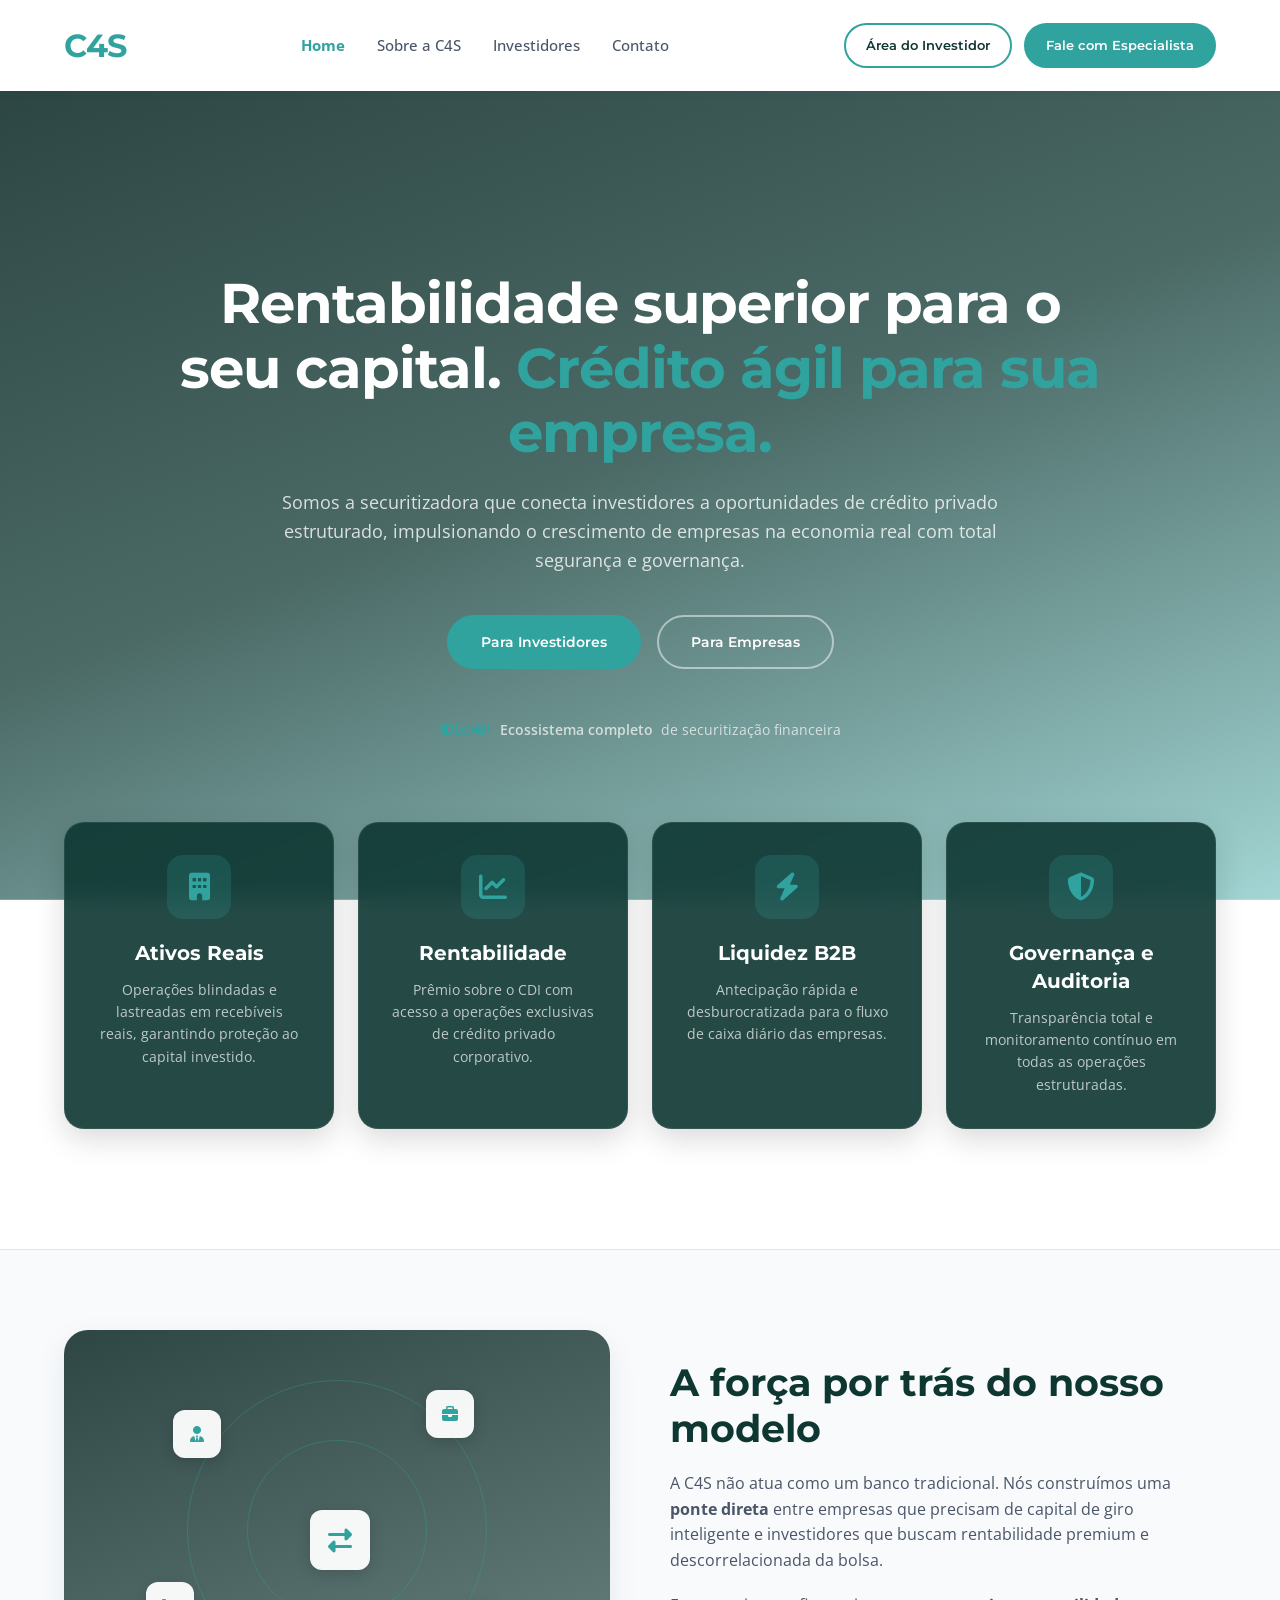
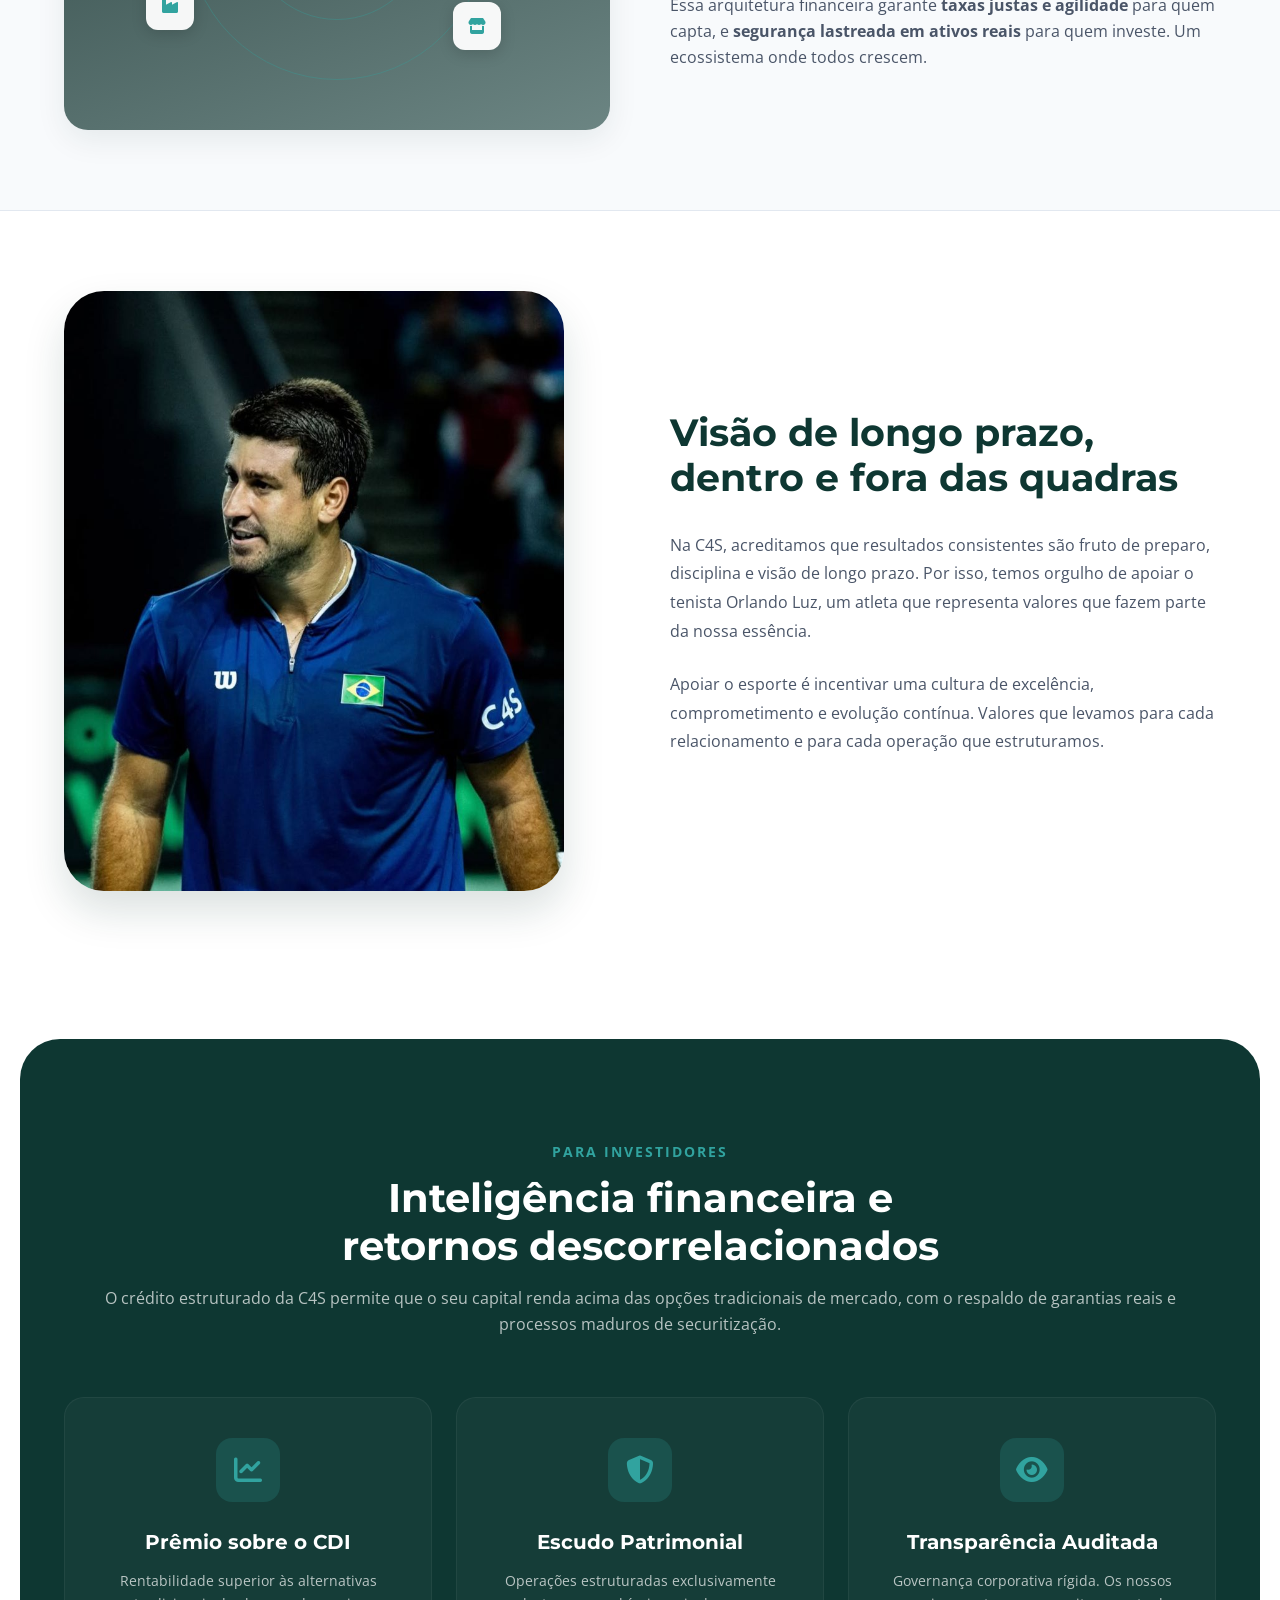
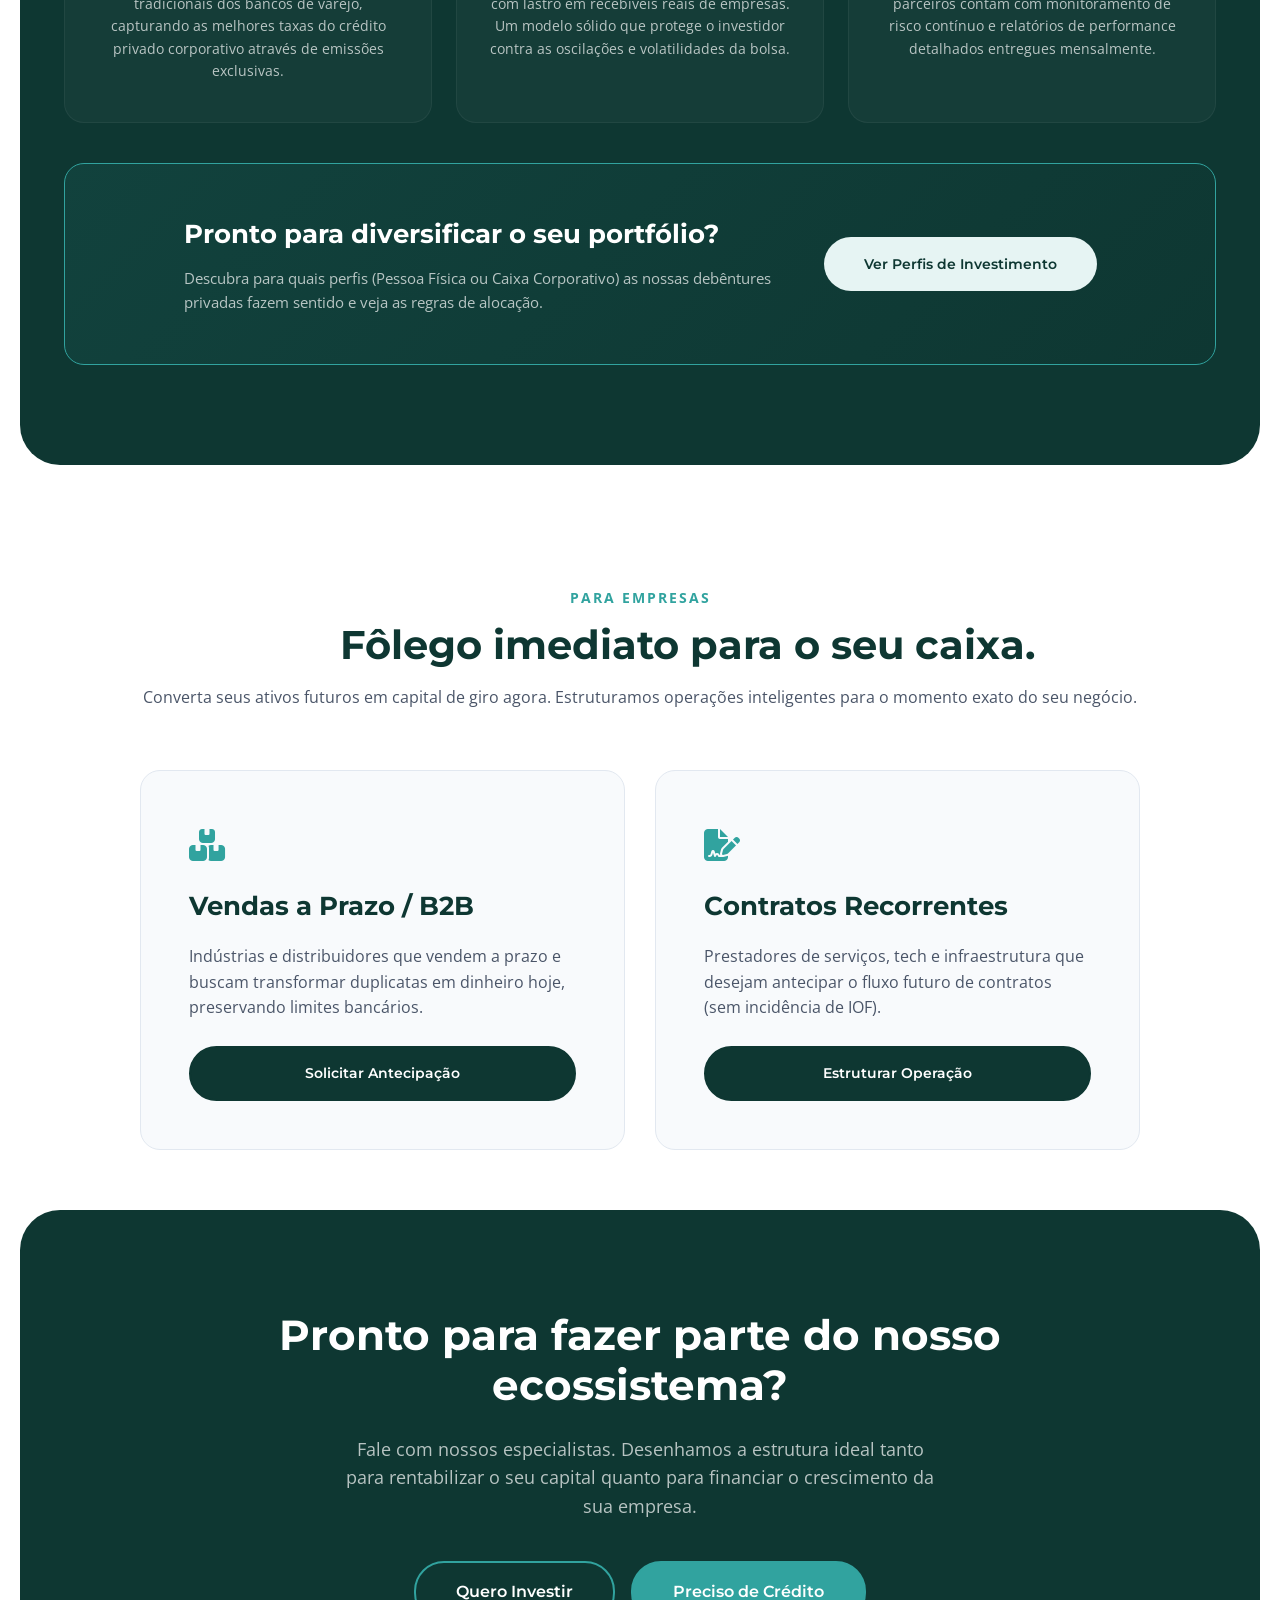
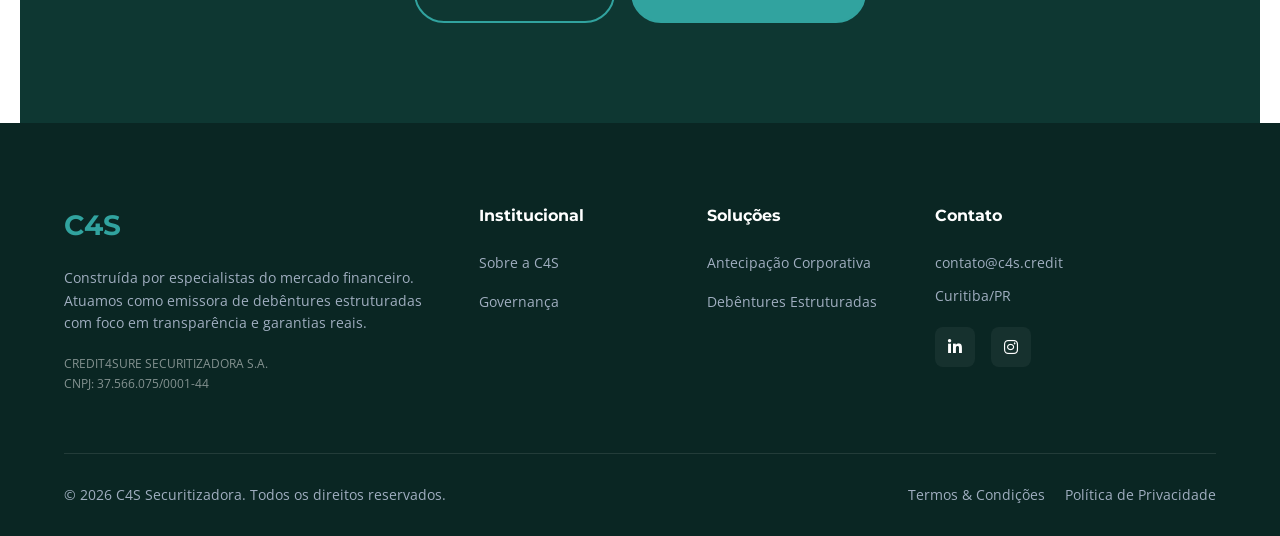
<file: 01 - Site/index.html>
<!DOCTYPE html>
<html lang="pt-BR">
<head>
    <meta charset="UTF-8">
    <meta name="viewport" content="width=device-width, initial-scale=1.0">
    <title>C4S Securitizadora | Conectando Capital e Crescimento</title>
    
    <link rel="icon" href="assets/img/favicon.png" type="image/png">
    <link rel="stylesheet" href="assets/css/style.css">
    
    <link href="https://fonts.googleapis.com/css2?family=Montserrat:wght@400;500;600;700&family=Open+Sans:wght@300;400;600&display=swap" rel="stylesheet">
    <link rel="stylesheet" href="https://cdnjs.cloudflare.com/ajax/libs/font-awesome/6.4.0/css/all.min.css">    
</head>
<body>

    <!-- HEADER -->
    <header>
        <div class="container header-content">
            <div class="logo font-montserrat">C4S</div>
            <nav>
                <ul>
                    <li><a href="index.html" class="active">Home</a></li>
                    <li><a href="sobre.html">Sobre a C4S</a></li>
                    <li><a href="investidores.html">Investidores</a></li>
                    <li><a href="contato.html">Contato</a></li>
                </ul>
            </nav>
            <div class="header-desktop-actions" style="display: flex; gap: 12px; align-items: center;">
                <a href="login.html" class="btn btn-outline-dark" style="padding: 10px 20px; font-size: 13px;">Área do Investidor</a>
                <a href="contato.html" class="btn btn-teal" style="padding: 10px 20px; font-size: 13px;">Fale com Especialista</a>
            </div>
            <button class="hamburger-btn" id="hamburger-btn" aria-label="Abrir menu"><i class="fa-solid fa-bars"></i></button>
        </div>
    </header>

    <!-- MOBILE NAV -->
    <div class="mobile-nav-overlay" id="nav-overlay"></div>
    <div class="mobile-nav-drawer" id="nav-drawer">
        <button class="drawer-close" id="drawer-close" aria-label="Fechar menu"><i class="fa-solid fa-xmark"></i></button>
        <div class="drawer-logo">C4S</div>
        <ul>
            <li><a href="index.html" class="active">Home</a></li>
            <li><a href="sobre.html">Sobre a C4S</a></li>
            <li><a href="investidores.html">Investidores</a></li>
            <li><a href="contato.html">Contato</a></li>
        </ul>
        <div class="drawer-actions">
            <a href="login.html" class="btn btn-outline-dark">Área do Investidor</a>
            <a href="contato.html" class="btn btn-teal">Fale com Especialista</a>
        </div>
    </div>

    <!-- SEÇÃO 1: HERO (Foco Duplo - Ecossistema) -->
    <section class="hero" style="padding-bottom: 60px;">
        <div class="container">
            <h1 style="max-width: 950px;">Rentabilidade superior para o seu capital. <span style="color: var(--c4s-teal);">Crédito ágil para sua empresa.</span></h1>
            <p class="subtitle" style="max-width: 750px;">Somos a securitizadora que conecta investidores a oportunidades de crédito privado estruturado, impulsionando o crescimento de empresas na economia real com total segurança e governança.</p>
            
            <div class="hero-buttons">
                <a href="#investimentos" class="btn btn-teal">Para Investidores</a>
                <a href="#empresas" class="btn btn-outline-dark">Para Empresas</a>
            </div>
            
            <div class="trust-indicator">
                <div class="stars"><i class="fas fa-shield-alt"></i><i class="fas fa-chart-line"></i><i class="fas fa-handshake"></i></div>
                <span style="font-weight: 600; color: var(--c4s-teal);">Ecossistema completo</span>
                <span>de securitização financeira</span>
            </div>

            <!-- Bento Grid (Mix de Investimento e Crédito) -->
            <div class="bento-grid">
                <div class="bento-item item-1">
                    <div class="icon-box"><i class="fas fa-building"></i></div>
                    <h3 class="font-montserrat">Ativos Reais</h3>
                    <p>Operações blindadas e lastreadas em recebíveis reais, garantindo proteção ao capital investido.</p>
                </div>
                <div class="bento-item item-2">
                    <div class="icon-box"><i class="fas fa-chart-line"></i></div>
                    <h3 class="font-montserrat">Rentabilidade</h3>
                    <p>Prêmio sobre o CDI com acesso a operações exclusivas de crédito privado corporativo.</p>
                </div>
                <div class="bento-item item-3">
                    <div class="icon-box"><i class="fas fa-bolt"></i></div>
                    <h3 class="font-montserrat">Liquidez B2B</h3>
                    <p>Antecipação rápida e desburocratizada para o fluxo de caixa diário das empresas.</p>
                </div>
                <div class="bento-item item-4">
                    <div class="icon-box"><i class="fas fa-shield-alt"></i></div>
                    <h3 class="font-montserrat">Governança e<br>Auditoria</h3>
                    <p>Transparência total e monitoramento contínuo em todas as operações estruturadas.</p>
                </div>
            </div>
        </div>
    </section>

    <!-- SEÇÃO 2: O ECOSSISTEMA (A Ponte entre os dois mundos) -->
    <section class="market-section" style="background-color: var(--bg-gray); padding: 80px 0; border-top: 1px solid #e2e8f0; border-bottom: 1px solid #e2e8f0;">
        <div class="container market-grid">
            
            <div class="market-graphic" style="box-shadow: 0 10px 30px rgba(14,55,50,0.08);">
                <div class="circle-1"></div>
                <div class="circle-2"></div>
                <!-- Ícones representando as duas pontas -->
                <div class="market-icon-box" style="top: 20%; left: 20%;"><i class="fas fa-user-tie" title="Investidor"></i></div>
                <div class="market-icon-box" style="top: 15%; right: 25%;"><i class="fas fa-briefcase" title="Caixa PJ"></i></div>
                <div class="market-icon-box" style="bottom: 25%; left: 15%;"><i class="fas fa-industry" title="Indústria"></i></div>
                <div class="market-icon-box" style="bottom: 20%; right: 20%;"><i class="fas fa-store" title="Comércio/Serviços"></i></div>
                <div class="market-icon-box" style="top: 45%; left: 45%; background: rgba(255,255,255,0.95); color: var(--c4s-teal); width: 60px; height: 60px; font-size: 24px;"><i class="fas fa-exchange-alt"></i></div>
            </div>

            <div class="market-text">
                <h2 style="font-size: 38px; color: var(--c4s-dark-teal); margin-bottom: 20px; line-height: 1.2;">
                    A força por trás do nosso modelo
                </h2>
                <p style="color: var(--text-gray); font-size: 16px; margin-bottom: 20px;">
                    A C4S não atua como um banco tradicional. Nós construímos uma <strong>ponte direta</strong> entre empresas que precisam de capital de giro inteligente e investidores que buscam rentabilidade premium e descorrelacionada da bolsa.
                </p>
                <p style="color: var(--text-gray); font-size: 16px; margin-bottom: 30px;">
                    Essa arquitetura financeira garante <strong>taxas justas e agilidade</strong> para quem capta, e <strong>segurança lastreada em ativos reais</strong> para quem investe. Um ecossistema onde todos crescem.
                </p>
            </div>

        </div>
    </section>

    <!-- SEÇÃO: ORLANDO LUZ -->
    <section class="athlete-section">
        <div class="container">
            <div class="athlete-grid">
                <div>
                    <!-- Foto do Orlando Luz -->
                    <img src="assets/img/orlando.png" alt="Orlando Luz" class="athlete-image">
                </div>
                <div class="athlete-text">
                    <h2 class="font-montserrat">Visão de longo prazo,<br>dentro e fora das quadras</h2>
                    <p>Na C4S, acreditamos que resultados consistentes são fruto de preparo, disciplina e visão de longo prazo. Por isso, temos orgulho de apoiar o tenista Orlando Luz, um atleta que representa valores que fazem parte da nossa essência.</p>
                    <p>Apoiar o esporte é incentivar uma cultura de excelência, comprometimento e evolução contínua. Valores que levamos para cada relacionamento e para cada operação que estruturamos.</p>
                </div>
            </div>
        </div>
    </section>

    <!-- SEÇÃO 3: INVESTIMENTOS (Orlando / Para Investidores) -->
    <section id="investimentos" class="profiles-section" style="margin-top: 60px;">
        <div class="container">
            <div class="section-header">
                <span style="color: var(--c4s-teal); font-weight: 700; letter-spacing: 2px; text-transform: uppercase; font-size: 14px;">Para Investidores</span>
                <h2 style="margin-top: 10px;">Inteligência financeira e retornos descorrelacionados</h2>
                <p>O crédito estruturado da C4S permite que o seu capital renda acima das opções tradicionais de mercado, com o respaldo de garantias reais e processos maduros de securitização.</p>
            </div>
            
            <div class="services-grid">
                <div class="service-card" style="background-color: rgba(255, 255, 255, 0.03);">
                    <div class="icon-box"><i class="fas fa-chart-line"></i></div>
                    <h3 class="font-montserrat">Prêmio sobre o CDI</h3>
                    <p>Rentabilidade superior às alternativas tradicionais dos bancos de varejo, capturando as melhores taxas do crédito privado corporativo através de emissões exclusivas.</p>
                </div>
                
                <div class="service-card" style="background-color: rgba(255, 255, 255, 0.03);">
                    <div class="icon-box"><i class="fas fa-shield-alt"></i></div>
                    <h3 class="font-montserrat">Escudo Patrimonial</h3>
                    <p>Operações estruturadas exclusivamente com lastro em recebíveis reais de empresas. Um modelo sólido que protege o investidor contra as oscilações e volatilidades da bolsa.</p>
                </div>
                
                <div class="service-card" style="background-color: rgba(255, 255, 255, 0.03);">
                    <div class="icon-box"><i class="fas fa-eye"></i></div>
                    <h3 class="font-montserrat">Transparência Auditada</h3>
                    <p>Governança corporativa rígida. Os nossos parceiros contam com monitoramento de risco contínuo e relatórios de performance detalhados entregues mensalmente.</p>
                </div>
            </div>

            <div class="profile-card-wide" style="margin-top: 40px;">
                <div style="display: flex; align-items: center; justify-content: center; gap: 40px; flex-wrap: wrap;">
                    <div style="text-align: left; max-width: 600px;">
                        <h3 class="font-montserrat" style="text-align: left; margin-bottom: 10px; color: var(--text-light);">Pronto para diversificar o seu portfólio?</h3>
                        <p style="color: rgba(255,255,255,0.7); font-size: 15px; margin: 0;">Descubra para quais perfis (Pessoa Física ou Caixa Corporativo) as nossas debêntures privadas fazem sentido e veja as regras de alocação.</p>
                    </div>
                    <a href="investidores.html" class="btn btn-light" style="padding: 16px 40px;">Ver Perfis de Investimento</a>
                </div>
            </div>
        </div>
    </section>

    <!-- SEÇÃO 4: EMPRESAS E CRÉDITO -->
    <section id="empresas" class="profiles-section" style="background-color: var(--bg-white); color: var(--text-dark); margin-top: 20px; border-radius: 0; padding-bottom: 60px;">
        <div class="container">
            <div class="section-header">
                <span style="color: var(--c4s-teal); font-weight: 700; letter-spacing: 2px; text-transform: uppercase; font-size: 14px;">Para Empresas</span>
                <h2 style="color: var(--c4s-dark-teal); margin-top: 10px; white-space: nowrap;">Fôlego imediato para o seu caixa.</h2>
                <p style="color: var(--text-gray);">Converta seus ativos futuros em capital de giro agora. Estruturamos operações inteligentes para o momento exato do seu negócio.</p>
            </div>
            
            <div class="cards-grid" style="max-width: 1000px; margin: 0 auto;">
                <!-- Vendas a Prazo -->
                <div class="profile-card" style="background: var(--bg-gray); border: 1px solid #e2e8f0;">
                    <div>
                        <div style="color: var(--c4s-teal); font-size: 32px; margin-bottom: 16px;"><i class="fas fa-boxes"></i></div>
                        <h3 class="font-montserrat" style="color: var(--c4s-dark-teal);">Vendas a Prazo / B2B</h3>
                        <p style="color: var(--text-gray);">Indústrias e distribuidores que vendem a prazo e buscam transformar duplicatas em dinheiro hoje, preservando limites bancários. <br><br></p>
                    </div>
                    <a href="contato.html" class="btn btn-dark-outline" style="width:100%;">Solicitar Antecipação</a>
                </div>
                
                <!-- Contratos -->
                <div class="profile-card" style="background: var(--bg-gray); border: 1px solid #e2e8f0;">
                    <div>
                        <div style="color: var(--c4s-teal); font-size: 32px; margin-bottom: 16px;"><i class="fas fa-file-signature"></i></div>
                        <h3 class="font-montserrat" style="color: var(--c4s-dark-teal);">Contratos Recorrentes</h3>
                        <p style="color: var(--text-gray);">Prestadores de serviços, tech e infraestrutura que desejam antecipar o fluxo futuro de contratos (sem incidência de IOF). <br><br></p>
                    </div>
                    <a href="contato.html" class="btn btn-dark-outline" style="width:100%;">Estruturar Operação</a>
                </div>
            </div>
        </div>
    </section>

    <!-- SEÇÃO 5: CTA FINAL -->
    <section class="cta-section">
        <div class="container">
            <h2>Pronto para fazer parte do nosso ecossistema?</h2>
            <p>Fale com nossos especialistas. Desenhamos a estrutura ideal tanto para rentabilizar o seu capital quanto para financiar o crescimento da sua empresa.</p>
            <div style="display: flex; gap: 16px; justify-content: center; flex-wrap: wrap;">
                <a href="investidores.html" class="btn btn-outline-light" style="padding: 16px 40px; font-size: 16px;">Quero Investir</a>
                <a href="contato.html" class="btn btn-teal" style="padding: 16px 40px; font-size: 16px;">Preciso de Crédito</a>
            </div>
        </div>
    </section>

    <!-- FOOTER -->
    <footer>
        <div class="container">
            <div class="footer-grid">
                <div class="footer-col">
                    <div class="footer-logo font-montserrat">C4S</div>
                    <p style="margin-bottom: 20px;">Construída por especialistas do mercado financeiro. Atuamos como emissora de debêntures estruturadas com foco em transparência e garantias reais.</p>
                    <p style="font-size: 12px; color: rgba(255,255,255,0.5);">CREDIT4SURE SECURITIZADORA S.A.<br>CNPJ: 37.566.075/0001-44</p>
                </div>
                <div class="footer-col">
                    <h4>Institucional</h4>
                    <ul>
                        <li><a href="sobre.html">Sobre a C4S</a></li>
                        <li><a href="#">Governança</a></li>
                    </ul>
                </div>
                <div class="footer-col">
                    <h4>Soluções</h4>
                    <ul>
                        <li><a href="#empresas">Antecipação Corporativa</a></li>
                        <li><a href="investidores.html">Debêntures Estruturadas</a></li>
                    </ul>
                </div>
                <div class="footer-col">
                    <h4>Contato</h4>
                    <p>contato@c4s.credit</p>
                    <p style="margin-top:10px;">Curitiba/PR</p>
                    <div class="social-icons">
                        <a href="https://www.linkedin.com/company/credit4sure"><i class="fab fa-linkedin-in"></i></a>
                        <a href="http://wa.me/5541999150163"><i class="fab fa-instagram"></i></a>
                    </div>
                </div>
            </div>
            <div class="footer-bottom">
                <div>&copy; 2026 C4S Securitizadora. Todos os direitos reservados.</div>
                <div style="display:flex; gap:20px;">
                    <a href="privacidade.html">Termos & Condições</a>
                    <a href="privacidade.html">Política de Privacidade</a>
                </div>
            </div>
        </div>
    </footer>

</body>
    <script>
        (function() {
            var btn = document.getElementById('hamburger-btn');
            var overlay = document.getElementById('nav-overlay');
            var drawer = document.getElementById('nav-drawer');
            var closeBtn = document.getElementById('drawer-close');
            function openMenu() { overlay.classList.add('open'); drawer.classList.add('open'); document.body.style.overflow = 'hidden'; }
            function closeMenu() { overlay.classList.remove('open'); drawer.classList.remove('open'); document.body.style.overflow = ''; }
            if (btn) btn.addEventListener('click', openMenu);
            if (overlay) overlay.addEventListener('click', closeMenu);
            if (closeBtn) closeBtn.addEventListener('click', closeMenu);
        })();
    </script>
</body>
</html>
</file>
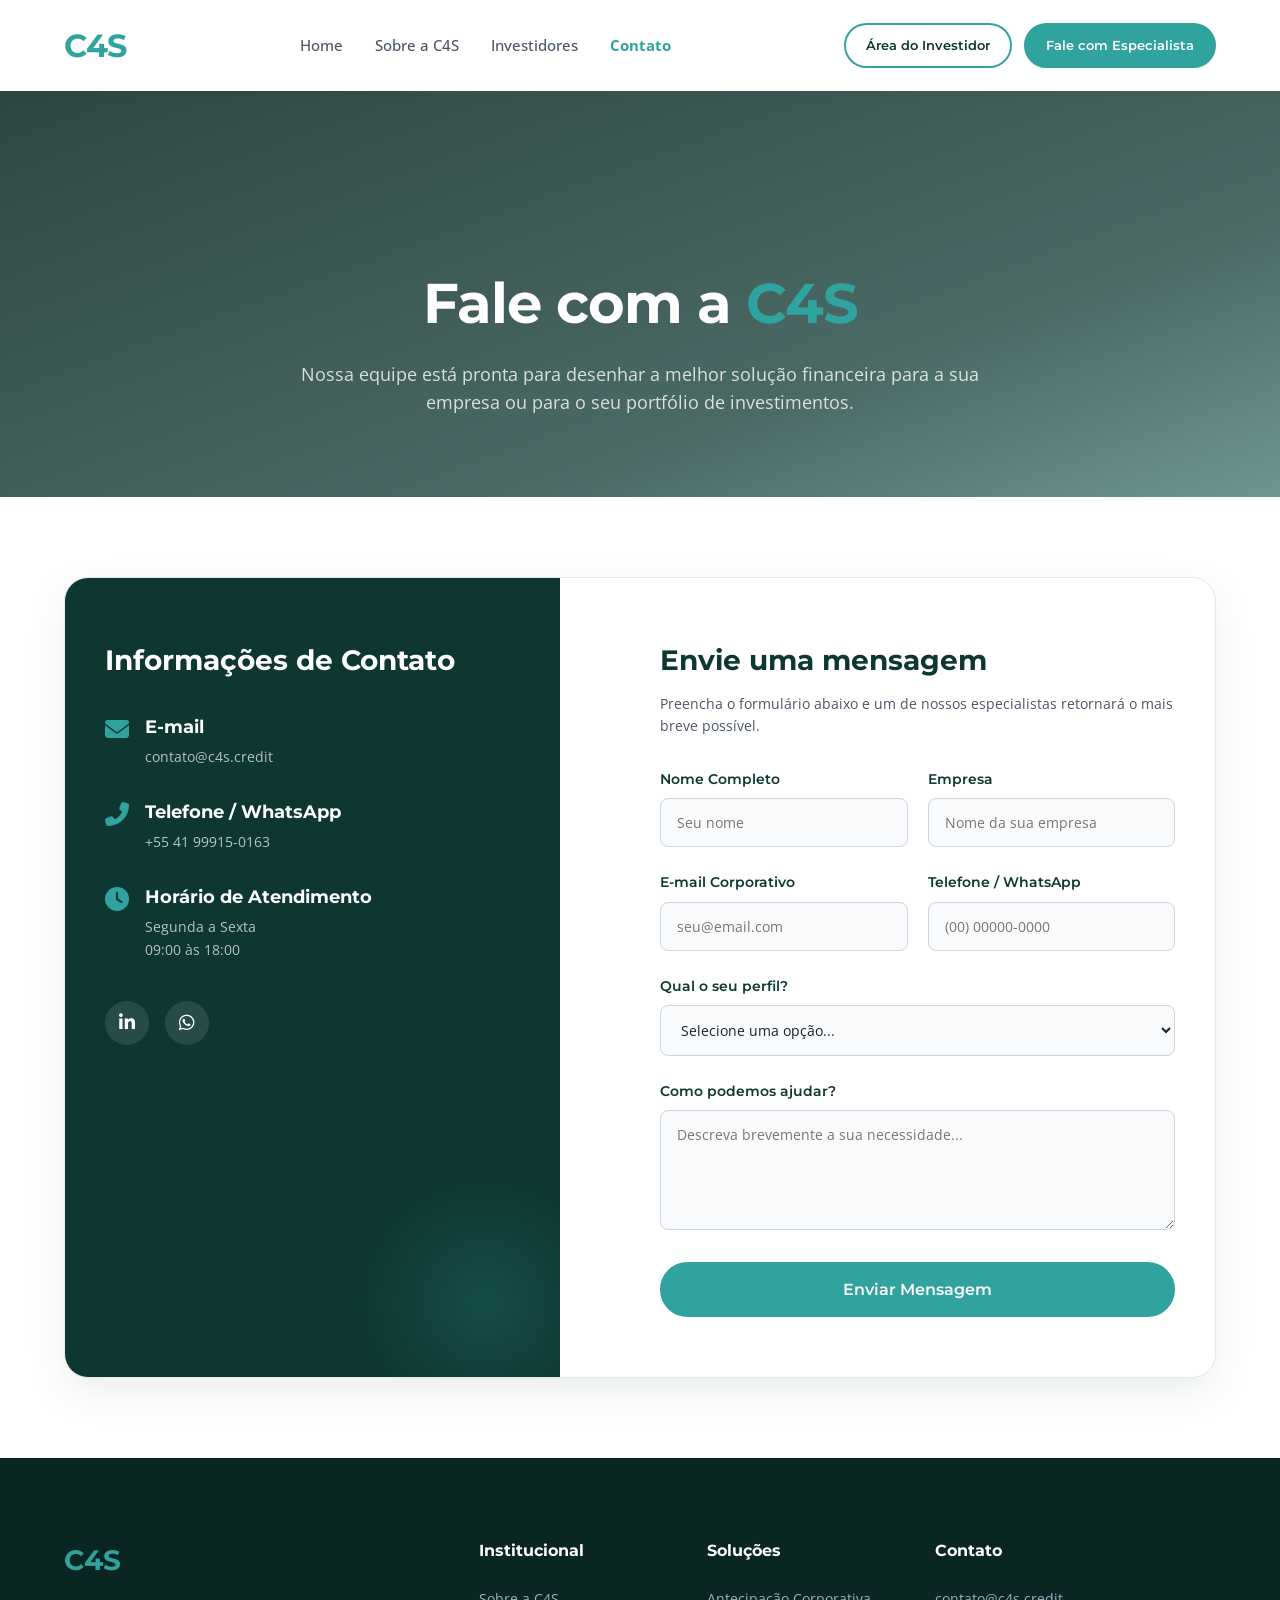
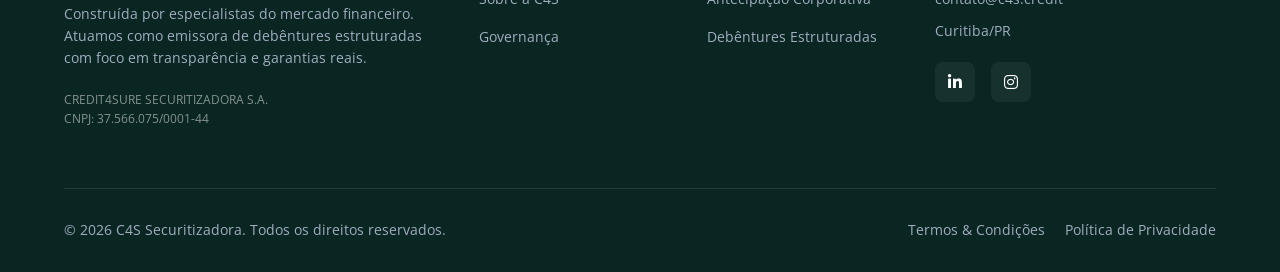
<file: 01 - Site/contato.html>
<!DOCTYPE html>
<html lang="pt-BR">
<head>
    <meta charset="UTF-8">
    <meta name="viewport" content="width=device-width, initial-scale=1.0">
    <title>Contato | C4S Securitizadora</title>
    
    <link rel="icon" href="assets/img/favicon.png" type="image/png">
    
    <!-- Link para o arquivo CSS consolidado -->
    <link rel="stylesheet" href="assets/css/style.css">
    
    <link href="https://fonts.googleapis.com/css2?family=Montserrat:wght@400;500;600;700&family=Open+Sans:wght@300;400;600&display=swap" rel="stylesheet">
    <link rel="stylesheet" href="https://cdnjs.cloudflare.com/ajax/libs/font-awesome/6.4.0/css/all.min.css">    

    <style>
        /* Estilos específicos para a página de contato */
        .contact-section {
            padding: 80px 0;
            background-color: var(--bg-white);
        }
        
        .contact-grid {
            display: grid;
            grid-template-columns: 1fr 1.2fr;
            gap: 60px;
            background: var(--bg-white);
            border-radius: 24px;
            box-shadow: 0 15px 40px rgba(14, 55, 50, 0.08);
            overflow: hidden;
            border: 1px solid #e2e8f0;
        }

        .contact-info {
            background-color: var(--c4s-dark-teal);
            color: var(--text-light);
            padding: 60px 40px;
            position: relative;
            overflow: hidden;
        }

        /* Detalhe de fundo no card escuro */
        .contact-info::before {
            content: '';
            position: absolute;
            bottom: -50px;
            right: -50px;
            width: 250px;
            height: 250px;
            background: radial-gradient(circle, rgba(49,163,159,0.2) 0%, transparent 70%);
            border-radius: 50%;
            pointer-events: none;
        }

        .info-item {
            display: flex;
            align-items: flex-start;
            gap: 16px;
            margin-bottom: 30px;
        }

        .info-icon {
            color: var(--c4s-teal);
            font-size: 24px;
            margin-top: 4px;
        }

        .info-text h4 {
            font-size: 18px;
            margin-bottom: 4px;
            color: var(--text-light);
        }

        .info-text p {
            color: rgba(255,255,255,0.7);
            font-size: 14px;
            line-height: 1.6;
        }

        .contact-form {
            padding: 60px 40px;
        }

        .form-group {
            margin-bottom: 24px;
        }

        .form-row {
            display: grid;
            grid-template-columns: 1fr 1fr;
            gap: 20px;
        }

        label {
            display: block;
            font-size: 14px;
            font-weight: 600;
            color: var(--c4s-dark-teal);
            margin-bottom: 8px;
            font-family: 'Montserrat', sans-serif;
        }

        input, select, textarea {
            width: 100%;
            padding: 14px 16px;
            border: 1px solid #cbd5e1;
            border-radius: 8px;
            font-family: 'Open Sans', sans-serif;
            font-size: 14px;
            color: var(--text-dark);
            background-color: var(--bg-gray);
            transition: all 0.3s;
        }

        input:focus, select:focus, textarea:focus {
            outline: none;
            border-color: var(--c4s-teal);
            background-color: var(--bg-white);
            box-shadow: 0 0 0 3px rgba(49, 163, 159, 0.1);
        }

        textarea {
            resize: vertical;
            min-height: 120px;
        }

        .social-contact {
            display: flex;
            gap: 16px;
            margin-top: 40px;
        }

        .social-contact a {
            width: 44px;
            height: 44px;
            border-radius: 50%;
            background: rgba(255,255,255,0.1);
            color: var(--text-light);
            display: flex;
            align-items: center;
            justify-content: center;
            font-size: 18px;
            transition: 0.3s;
        }

        .social-contact a:hover {
            background: var(--c4s-teal);
            transform: translateY(-3px);
        }

        @media (max-width: 900px) {
            .contact-grid {
                grid-template-columns: 1fr;
            }
            .form-row {
                grid-template-columns: 1fr;
            }
        }
    </style>
</head>
<body>

    <!-- HEADER -->
    <header>
        <div class="container header-content">
            <div class="logo font-montserrat">C4S</div>
            <nav>
                <ul>
                    <li><a href="index.html">Home</a></li>
                    <li><a href="sobre.html">Sobre a C4S</a></li>
                    <li><a href="investidores.html">Investidores</a></li>
                    <li><a href="contato.html" class="active">Contato</a></li>
                </ul>
            </nav>
            <div class="header-desktop-actions" style="display: flex; gap: 12px; align-items: center;">
                <a href="login.html" class="btn btn-outline-dark" style="padding: 10px 20px; font-size: 13px;">Área do Investidor</a>
                <a href="contato.html" class="btn btn-teal" style="padding: 10px 20px; font-size: 13px;">Fale com Especialista</a>
            </div>
            <button class="hamburger-btn" id="hamburger-btn" aria-label="Abrir menu"><i class="fa-solid fa-bars"></i></button>
        </div>
    </header>

    <!-- MOBILE NAV -->
    <div class="mobile-nav-overlay" id="nav-overlay"></div>
    <div class="mobile-nav-drawer" id="nav-drawer">
        <button class="drawer-close" id="drawer-close" aria-label="Fechar menu"><i class="fa-solid fa-xmark"></i></button>
        <div class="drawer-logo">C4S</div>
        <ul>
            <li><a href="index.html">Home</a></li>
            <li><a href="sobre.html">Sobre a C4S</a></li>
            <li><a href="investidores.html">Investidores</a></li>
            <li><a href="contato.html" class="active">Contato</a></li>
        </ul>
        <div class="drawer-actions">
            <a href="login.html" class="btn btn-outline-dark">Área do Investidor</a>
            <a href="contato.html" class="btn btn-teal">Fale com Especialista</a>
        </div>
    </div>

    <!-- HERO SECTION -->
    <section class="hero" style="padding-bottom: 40px;">
        <div class="container">
            <h1 style="max-width: 900px;">Fale com a <span style="color: var(--c4s-teal);">C4S</span></h1>
            <p class="subtitle" style="max-width: 750px;">Nossa equipe está pronta para desenhar a melhor solução financeira para a sua empresa ou para o seu portfólio de investimentos.</p>
        </div>
    </section>

    <!-- CONTACT SECTION -->
    <section class="contact-section">
        <div class="container">
            <div class="contact-grid">
                
                <!-- Informações de Contato (Lado Esquerdo) -->
                <div class="contact-info">
                    <h3 class="font-montserrat" style="font-size: 28px; margin-bottom: 30px;">Informações de Contato</h3>


                    <div class="info-item">
                        <i class="fas fa-envelope info-icon"></i>
                        <div class="info-text">
                            <h4>E-mail</h4>
                            <p>contato@c4s.credit</p>
                        </div>
                    </div>

                    <div class="info-item">
                        <i class="fas fa-phone-alt info-icon"></i>
                        <div class="info-text">
                            <h4>Telefone / WhatsApp</h4>
                            <p>+55 41 99915-0163</p>
                        </div>
                    </div>
                    
                    <div class="info-item">
                        <i class="fas fa-clock info-icon"></i>
                        <div class="info-text">
                            <h4>Horário de Atendimento</h4>
                            <p>Segunda a Sexta<br>09:00 às 18:00</p>
                        </div>
                    </div>

                    <div class="social-contact">
                        <a href="https://www.linkedin.com/company/credit4sure"><i class="fab fa-linkedin-in"></i></a>
                        <a href="http://wa.me/5541999150163"><i class="fab fa-whatsapp"></i></a>
                    </div>
                </div>

                <!-- Formulário (Lado Direito) -->
                <div class="contact-form">
                    <h3 class="font-montserrat" style="font-size: 28px; color: var(--c4s-dark-teal); margin-bottom: 10px;">Envie uma mensagem</h3>
                    <p style="color: var(--text-gray); margin-bottom: 30px; font-size: 14px;">Preencha o formulário abaixo e um de nossos especialistas retornará o mais breve possível.</p>
                    
                    <!-- FORMULÁRIO INTEGRADO COM FORMSPREE -->
                    <form action="https://formspree.io/f/SEU_CODIGO_AQUI" method="POST">
                        
                        <!-- Anti-spam do Formspree (Campo oculto) -->
                        <label style="display: none !important;">
                            Deixe este campo em branco: <input type="text" name="_gotcha" tabindex="-1" autocomplete="off" />
                        </label>

                        <div class="form-row">
                            <div class="form-group">
                                <label for="nome">Nome Completo</label>
                                <input type="text" id="nome" name="nome" placeholder="Seu nome" required>
                            </div>
                            <div class="form-group">
                                <label for="empresa">Empresa</label>
                                <input type="text" id="empresa" name="empresa" placeholder="Nome da sua empresa">
                            </div>
                        </div>

                        <div class="form-row">
                            <div class="form-group">
                                <label for="email">E-mail Corporativo</label>
                                <input type="email" id="email" name="email" placeholder="seu@email.com" required>
                            </div>
                            <div class="form-group">
                                <label for="telefone">Telefone / WhatsApp</label>
                                <input type="tel" id="telefone" name="telefone" placeholder="(00) 00000-0000" required>
                            </div>
                        </div>

                        <div class="form-group">
                            <label for="assunto">Qual o seu perfil?</label>
                            <select id="assunto" name="assunto" required>
                                <option value="" disabled selected>Selecione uma opção...</option>
                                <option value="Empresa">Sou Empresa (Busco crédito/antecipação)</option>
                                <option value="Investidor">Sou Investidor (Busco debêntures/rentabilidade)</option>
                                <option value="Parceria">Parcerias e Outros Assuntos</option>
                            </select>
                        </div>

                        <div class="form-group">
                            <label for="mensagem">Como podemos ajudar?</label>
                            <textarea id="mensagem" name="mensagem" placeholder="Descreva brevemente a sua necessidade..." required></textarea>
                        </div>

                        <button type="submit" class="btn btn-teal" style="width: 100%; font-size: 16px; padding: 16px;">Enviar Mensagem</button>
                    </form>
                </div>

            </div>
        </div>
    </section>

    <!-- FOOTER -->
    <footer>
        <div class="container">
            <div class="footer-grid">
                <div class="footer-col">
                    <div class="footer-logo font-montserrat">C4S</div>
                    <p style="margin-bottom: 20px;">Construída por especialistas do mercado financeiro. Atuamos como emissora de debêntures estruturadas com foco em transparência e garantias reais.</p>
                    <p style="font-size: 12px; color: rgba(255,255,255,0.5);">CREDIT4SURE SECURITIZADORA S.A.<br>CNPJ: 37.566.075/0001-44</p>
                </div>
                <div class="footer-col">
                    <h4>Institucional</h4>
                    <ul>
                        <li><a href="sobre.html">Sobre a C4S</a></li>
                        <li><a href="#">Governança</a></li>
                    </ul>
                </div>
                <div class="footer-col">
                    <h4>Soluções</h4>
                    <ul>
                        <li><a href="#empresas">Antecipação Corporativa</a></li>
                        <li><a href="investidores.html">Debêntures Estruturadas</a></li>
                    </ul>
                </div>
                <div class="footer-col">
                    <h4>Contato</h4>
                    <p>contato@c4s.credit</p>
                    <p style="margin-top:10px;">Curitiba/PR</p>
                    <div class="social-icons">
                        <a href="https://www.linkedin.com/company/credit4sure"><i class="fab fa-linkedin-in"></i></a>
                        <a href="http://wa.me/5541999150163"><i class="fab fa-instagram"></i></a>
                    </div>
                </div>
            </div>
            <div class="footer-bottom">
                <div>&copy; 2026 C4S Securitizadora. Todos os direitos reservados.</div>
                <div style="display:flex; gap:20px;">
                    <a href="privacidade.html">Termos & Condições</a>
                    <a href="privacidade.html">Política de Privacidade</a>
                </div>
            </div>
        </div>
    </footer>

    <script>
        (function() {
            var btn = document.getElementById('hamburger-btn');
            var overlay = document.getElementById('nav-overlay');
            var drawer = document.getElementById('nav-drawer');
            var closeBtn = document.getElementById('drawer-close');
            function openMenu() { overlay.classList.add('open'); drawer.classList.add('open'); document.body.style.overflow = 'hidden'; }
            function closeMenu() { overlay.classList.remove('open'); drawer.classList.remove('open'); document.body.style.overflow = ''; }
            if (btn) btn.addEventListener('click', openMenu);
            if (overlay) overlay.addEventListener('click', closeMenu);
            if (closeBtn) closeBtn.addEventListener('click', closeMenu);
        })();
    </script>
</body>
</html>
</file>
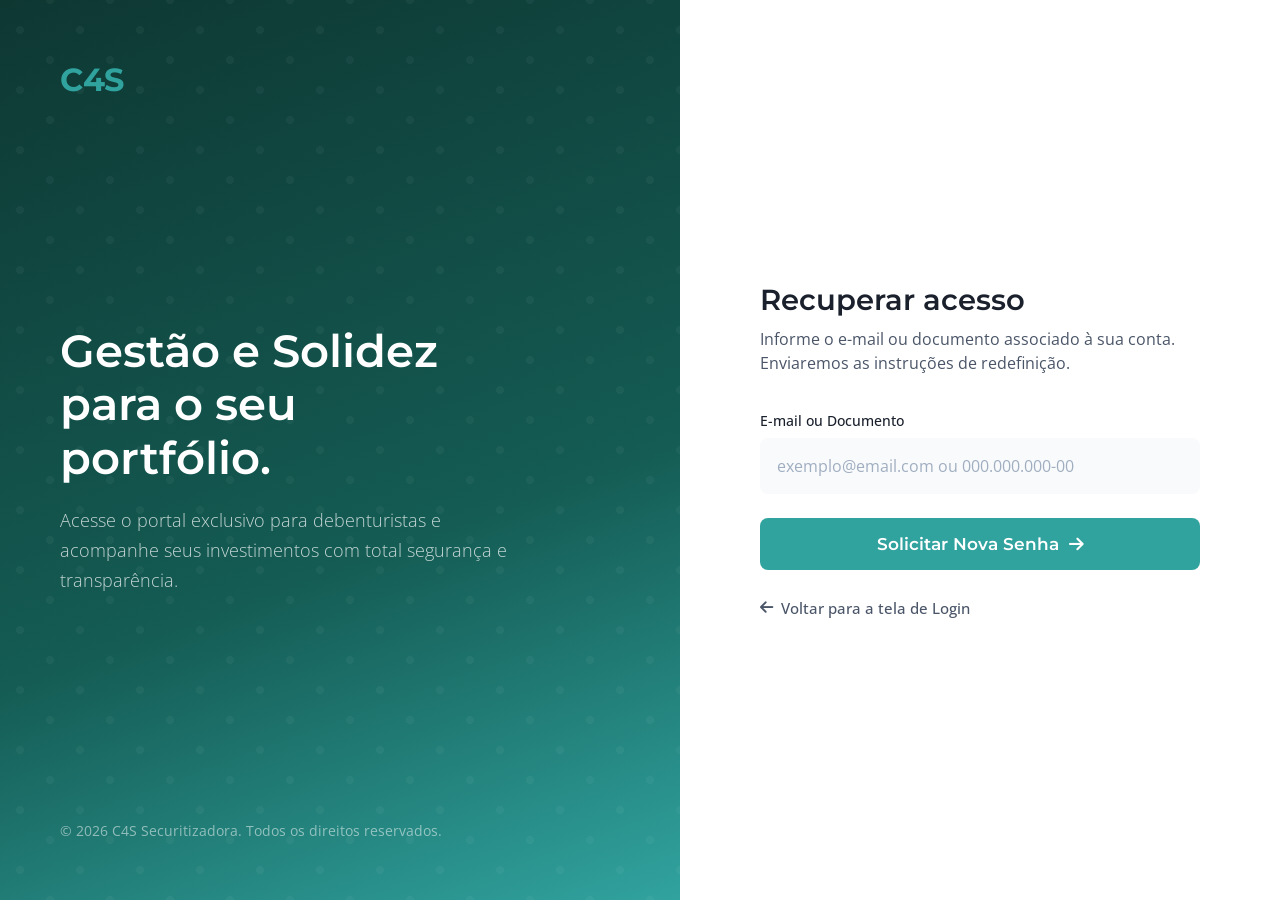
<file: 01 - Site/esqueci-senha.html>
<!DOCTYPE html>
<html lang="pt-BR">
<head>
    <meta charset="UTF-8">
    <meta name="viewport" content="width=device-width, initial-scale=1.0">
    <meta name="description" content="Recupere sua senha de acesso ao Portal do Investidor C4S Securitizadora.">
    <title>Recuperar Senha - C4S Securitizadora</title>
    <link rel="icon" href="assets/img/favicon.png" type="image/png">
    <link href="https://fonts.googleapis.com/css2?family=Montserrat:wght@400;500;600;700&family=Open+Sans:wght@300;400;600&display=swap" rel="stylesheet">
    <link rel="stylesheet" href="https://cdnjs.cloudflare.com/ajax/libs/font-awesome/6.4.0/css/all.min.css">

    <style>
        :root {
            --c4s-dark-teal: #0e3732;
            --c4s-teal: #31a39f;
            --c4s-teal-hover: #268783;
            --c4s-light-teal: #e6f4f3;
            --bg-white: #ffffff;
            --bg-gray: #f8fafc;
            --text-dark: #1a202c;
            --text-gray: #4a5568;
            --text-light: #ffffff;
            --text-muted: #a0aec0;
            --error-color: #ef4444;
            --success-color: #10b981;
        }
        * { box-sizing: border-box; margin: 0; padding: 0; }
        body {
            font-family: 'Open Sans', sans-serif;
            display: flex;
            min-height: 100vh;
            background-color: var(--bg-white);
            color: var(--text-dark);
        }
        h1, h2, h3, h4 { font-family: 'Montserrat', sans-serif; }

        /* Lado Esquerdo: Branding Institucional */
        .brand-section {
            flex: 1;
            background: linear-gradient(160deg, var(--c4s-dark-teal) 0%, #145c54 60%, var(--c4s-teal) 100%);
            color: var(--text-light);
            display: flex;
            flex-direction: column;
            justify-content: space-between;
            padding: 60px;
            position: relative;
            overflow: hidden;
        }
        /* Padrão geométrico sutil no fundo para dar textura premium */
        .brand-section::after {
            content: '';
            position: absolute;
            top: -50%; left: -50%;
            width: 200%; height: 200%;
            background: radial-gradient(circle, rgba(255,255,255,0.04) 10%, transparent 10%),
                        radial-gradient(circle, rgba(255,255,255,0.04) 10%, transparent 10%);
            background-size: 60px 60px;
            background-position: 0 0, 30px 30px;
            pointer-events: none;
        }
        .brand-logo { z-index: 1; position: relative; }
        .brand-logo h2 { font-size: 2rem; font-weight: 700; letter-spacing: -0.5px; color: var(--c4s-teal); }
        .brand-content { z-index: 1; position: relative; max-width: 450px; }
        .brand-content h1 { font-size: 2.8rem; font-weight: 600; line-height: 1.2; margin-bottom: 20px; }
        .brand-content p { font-size: 1.1rem; color: rgba(255,255,255,0.75); font-weight: 300; line-height: 1.7; }
        .brand-footer { z-index: 1; position: relative; font-size: 0.85rem; color: rgba(255,255,255,0.5); }

        /* Lado Direito: Formulário Clean */
        .form-section {
            flex: 1;
            max-width: 600px;
            display: flex;
            flex-direction: column;
            justify-content: center;
            padding: 40px 80px;
            background: var(--bg-white);
        }
        .form-header { margin-bottom: 36px; }
        .form-header h2 { font-size: 1.8rem; font-weight: 600; color: var(--text-dark); margin-bottom: 10px; }
        .form-header p { font-size: 1rem; color: var(--text-gray); line-height: 1.5; }

        .form-group { margin-bottom: 24px; }
        .form-group label { display: block; margin-bottom: 8px; font-weight: 500; font-size: 0.9rem; color: var(--text-dark); }
        /* Inputs Premium: Fundo cinza claro, sem borda forte, destaque no focus */
        .form-group input {
            width: 100%;
            padding: 16px;
            background-color: var(--bg-gray);
            border: 1px solid transparent;
            border-radius: 8px;
            font-size: 1rem;
            font-family: 'Open Sans', sans-serif;
            color: var(--text-dark);
            transition: all 0.3s ease;
        }
        .form-group input::placeholder { color: var(--text-muted); }
        .form-group input:focus {
            outline: none;
            background-color: var(--bg-white);
            border-color: var(--c4s-teal);
            box-shadow: 0 0 0 4px rgba(49,163,159,0.1);
        }

        /* Botão Institucional */
        .btn-submit {
            width: 100%; padding: 16px;
            background-color: var(--c4s-teal);
            color: var(--text-light);
            border: none; border-radius: 8px;
            font-size: 1.05rem; font-weight: 600;
            font-family: 'Montserrat', sans-serif;
            cursor: pointer;
            transition: all 0.3s ease;
            display: flex; justify-content: center; align-items: center; gap: 10px;
            margin-top: 10px;
        }
        .btn-submit:hover:not(:disabled) {
            background-color: var(--c4s-dark-teal);
            box-shadow: 0 4px 16px rgba(14,55,50,0.25);
            transform: translateY(-1px);
        }
        .btn-submit:disabled { background-color: #cbd5e1; cursor: not-allowed; transform: none; box-shadow: none; }

        /* Links e Feedbacks */
        .back-link {
            display: inline-flex; align-items: center; gap: 8px;
            margin-top: 28px;
            font-size: 0.95rem; color: var(--text-gray);
            text-decoration: none; font-weight: 500;
            transition: color 0.3s;
        }
        .back-link:hover { color: var(--c4s-teal); }

        .feedback-container {
            display: none;
            padding: 16px;
            border-radius: 8px;
            margin-bottom: 24px;
            font-size: 0.95rem;
            font-weight: 500;
            align-items: center;
            gap: 10px;
        }
        .feedback-container.visible { display: flex; }
        .feedback-container.error { background-color: #fef2f2; color: var(--error-color); border: 1px solid #fecaca; }
        .feedback-container.success { background-color: #f0fdf4; color: var(--success-color); border: 1px solid #bbf7d0; }

        /* Responsividade para Mobile */
        @media (max-width: 900px) {
            .brand-section { display: none; }
            .form-section { max-width: 100%; padding: 40px 24px; }
        }
    </style>
</head>
<body>

    <!-- Lado Esquerdo: Identidade Visual C4S -->
    <div class="brand-section">
        <div class="brand-logo">
            <h2>C4S</h2>
        </div>
        <div class="brand-content">
            <h1>Gestão e Solidez<br>para o seu portfólio.</h1>
            <p>Acesse o portal exclusivo para debenturistas e acompanhe seus investimentos com total segurança e transparência.</p>
        </div>
        <div class="brand-footer">
            &copy; 2026 C4S Securitizadora. Todos os direitos reservados.
        </div>
    </div>

    <!-- Lado Direito: Formulário -->
    <div class="form-section">
        <div class="form-header">
            <h2>Recuperar acesso</h2>
            <p>Informe o e-mail ou documento associado à sua conta. Enviaremos as instruções de redefinição.</p>
        </div>

        <div id="feedback-box" class="feedback-container">
            <i id="feedback-icon" class="fa-solid fa-circle-info"></i>
            <span id="feedback-text"></span>
        </div>

        <form id="form-recuperar">
            <div class="form-group">
                <label for="documento">E-mail ou Documento</label>
                <input type="text" id="documento" placeholder="exemplo@email.com ou 000.000.000-00" required autocomplete="username">
            </div>

            <button type="submit" id="btn-submit" class="btn-submit">
                Solicitar Nova Senha <i class="fa-solid fa-arrow-right"></i>
            </button>
        </form>

        <a href="/login.html" class="back-link">
            <i class="fa-solid fa-arrow-left"></i> Voltar para a tela de Login
        </a>
    </div>

    <script>
        document.addEventListener('DOMContentLoaded', () => {
            const formRecuperar = document.getElementById('form-recuperar');
            const feedbackBox = document.getElementById('feedback-box');
            const feedbackIcon = document.getElementById('feedback-icon');
            const feedbackText = document.getElementById('feedback-text');
            const submitBtn = document.getElementById('btn-submit');
            const docInput = document.getElementById('documento');

            formRecuperar.addEventListener('submit', async (e) => {
                e.preventDefault();
                showFeedback('', '');

                const username = docInput.value.trim();

                if (!username) {
                    showFeedback('Por favor, informe seu e-mail ou documento.', 'error');
                    return;
                }

                setLoadingState(true);

                try {
                    const response = await fetch('/api/redefinir-senha', {
                        method: 'POST',
                        headers: {
                            'Content-Type': 'application/json'
                        },
                        body: JSON.stringify({ username })
                    });

                    const data = await response.json();

                    if (data.status === 'OK') {
                        showFeedback('Instruções enviadas! Verifique sua caixa de entrada.', 'success');
                        docInput.value = '';
                    } else {
                        showFeedback(data.mensagem || 'Não encontramos uma conta associada a este dado.', 'error');
                    }

                } catch (error) {
                    showFeedback('Serviço temporariamente indisponível. Tente mais tarde.', 'error');
                } finally {
                    setLoadingState(false);
                }
            });

            function showFeedback(message, type) {
                if (!message) {
                    feedbackBox.className = 'feedback-container';
                    feedbackText.textContent = '';
                    return;
                }
                feedbackText.textContent = message;
                const iconMap = { error: 'fa-solid fa-circle-exclamation', success: 'fa-solid fa-circle-check' };
                feedbackIcon.className = iconMap[type] || 'fa-solid fa-circle-info';
                feedbackBox.className = `feedback-container ${type} visible`;
            }

            function setLoadingState(isLoading) {
                if (isLoading) {
                    submitBtn.disabled = true;
                    submitBtn.innerHTML = '<i class="fas fa-circle-notch fa-spin"></i> Processando...';
                } else {
                    submitBtn.disabled = false;
                    submitBtn.innerHTML = 'Solicitar Nova Senha <i class="fa-solid fa-arrow-right"></i>';
                }
            }
        });
    </script>
</body>
</html>
</file>
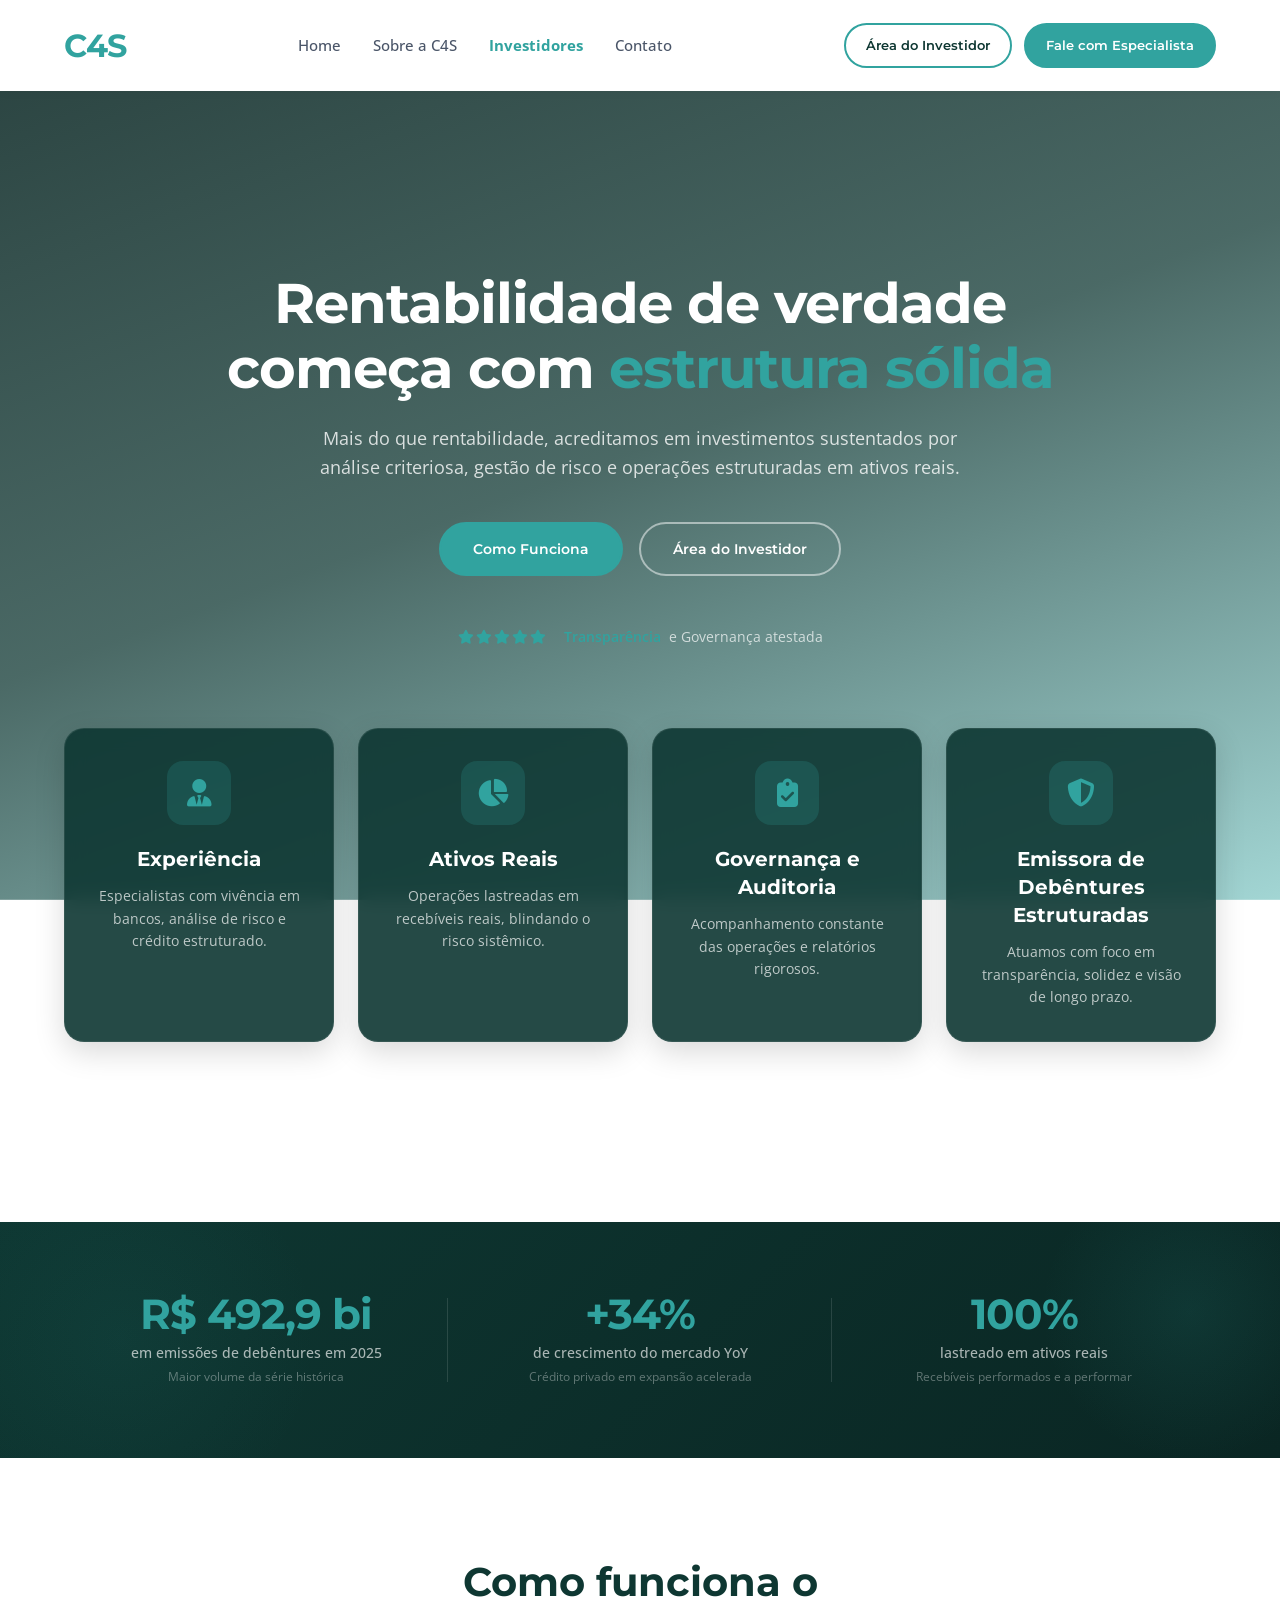
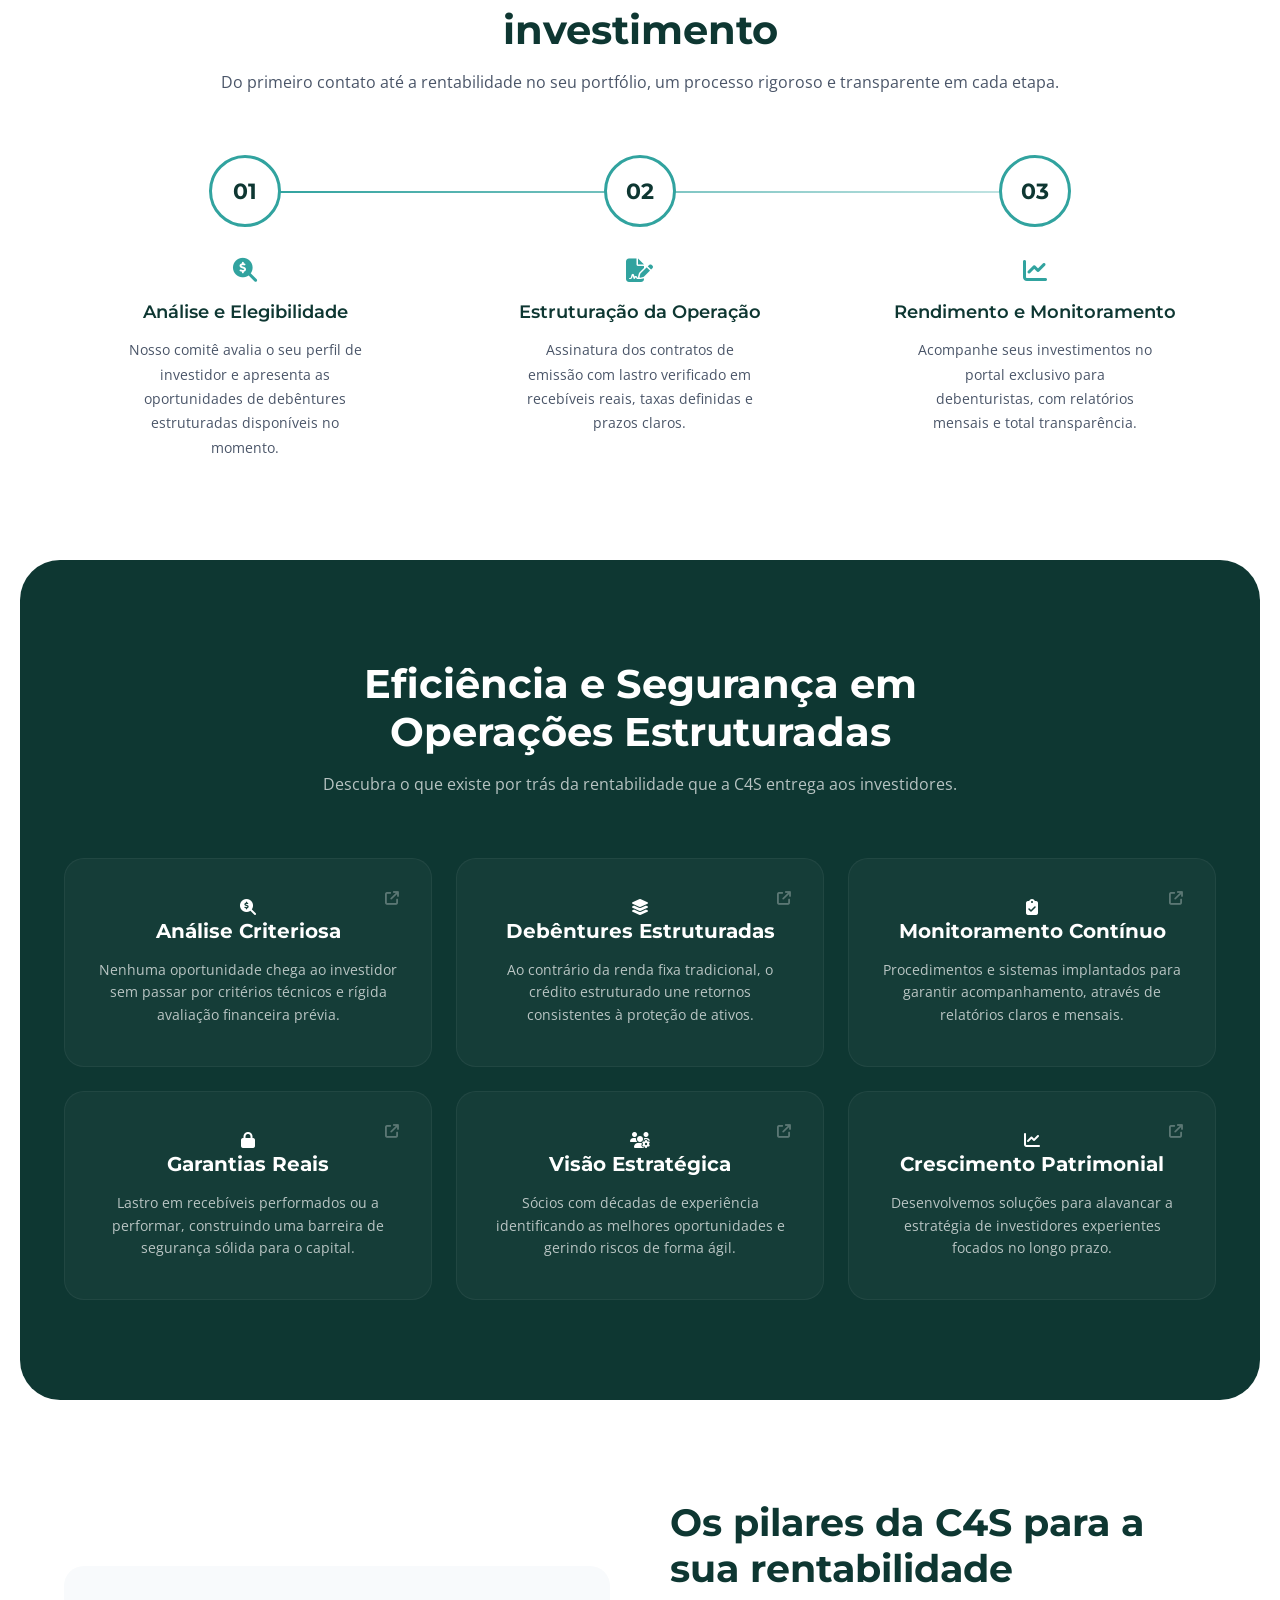
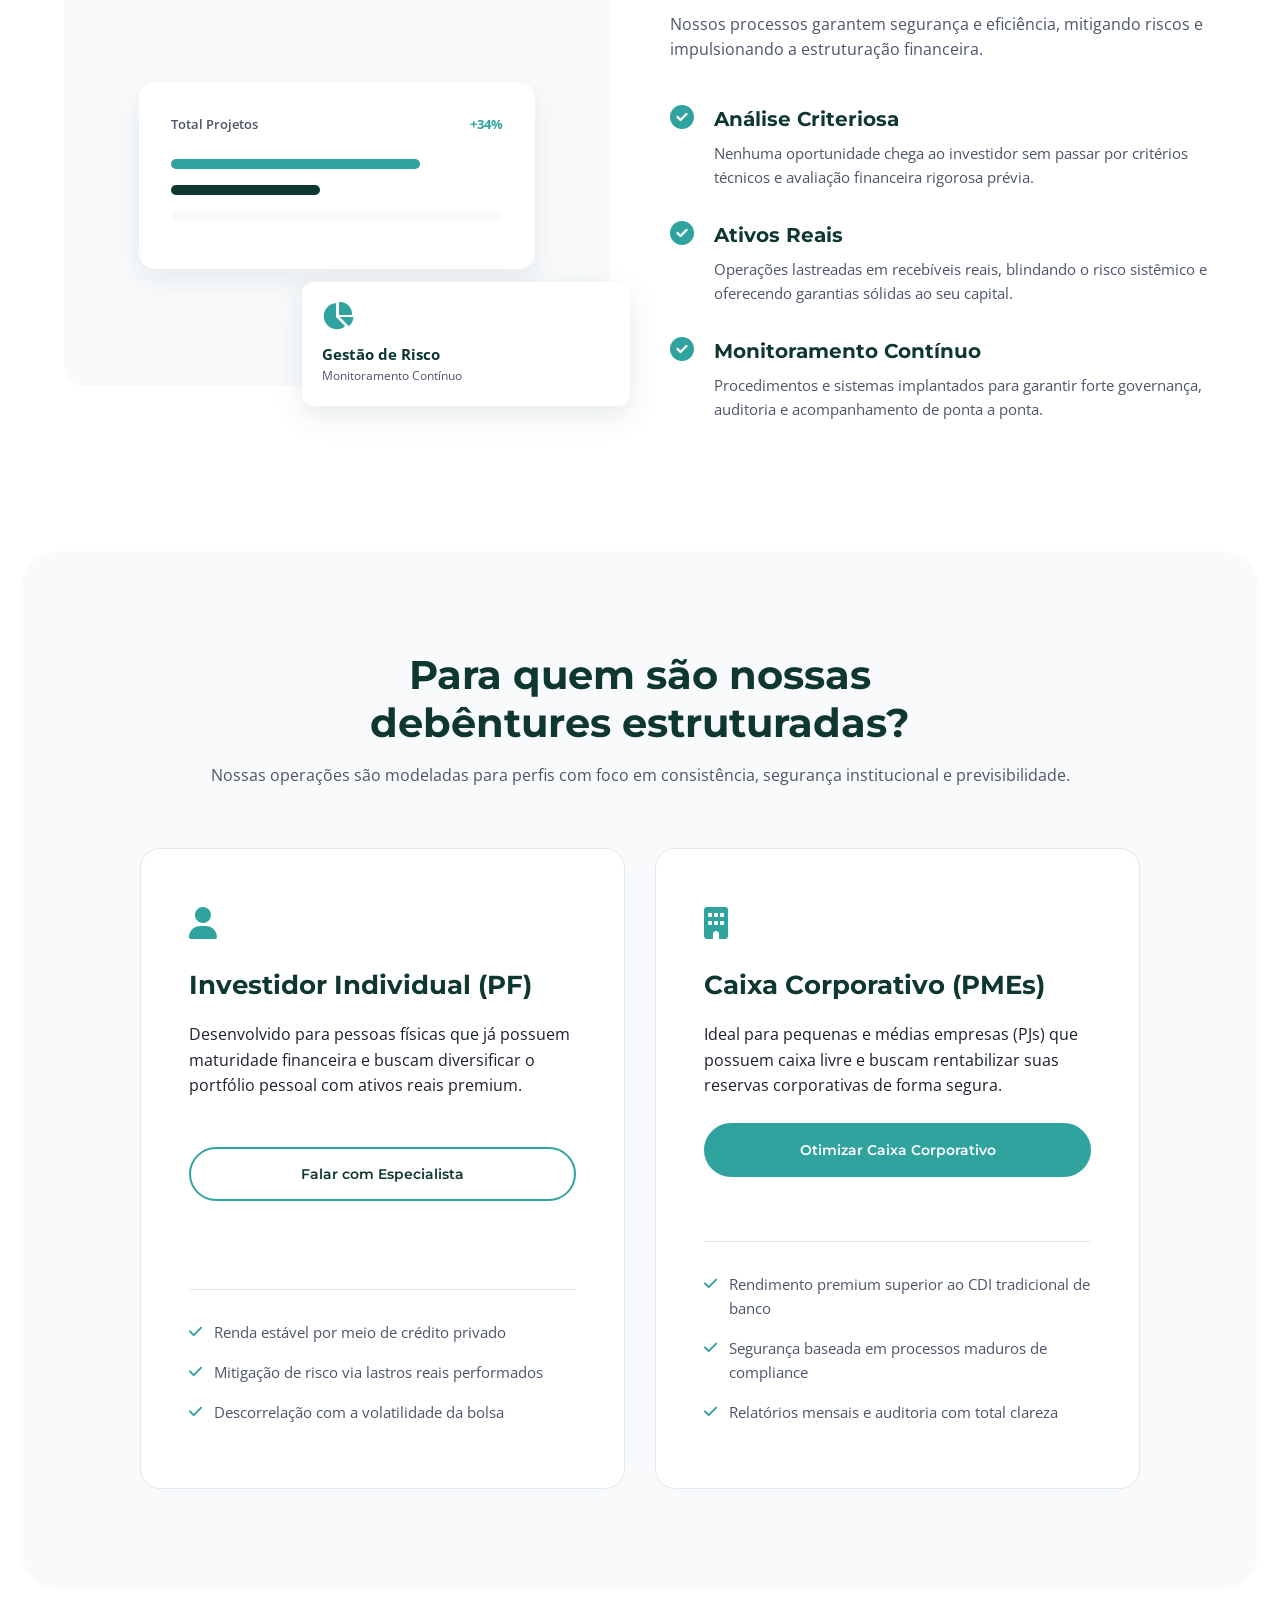
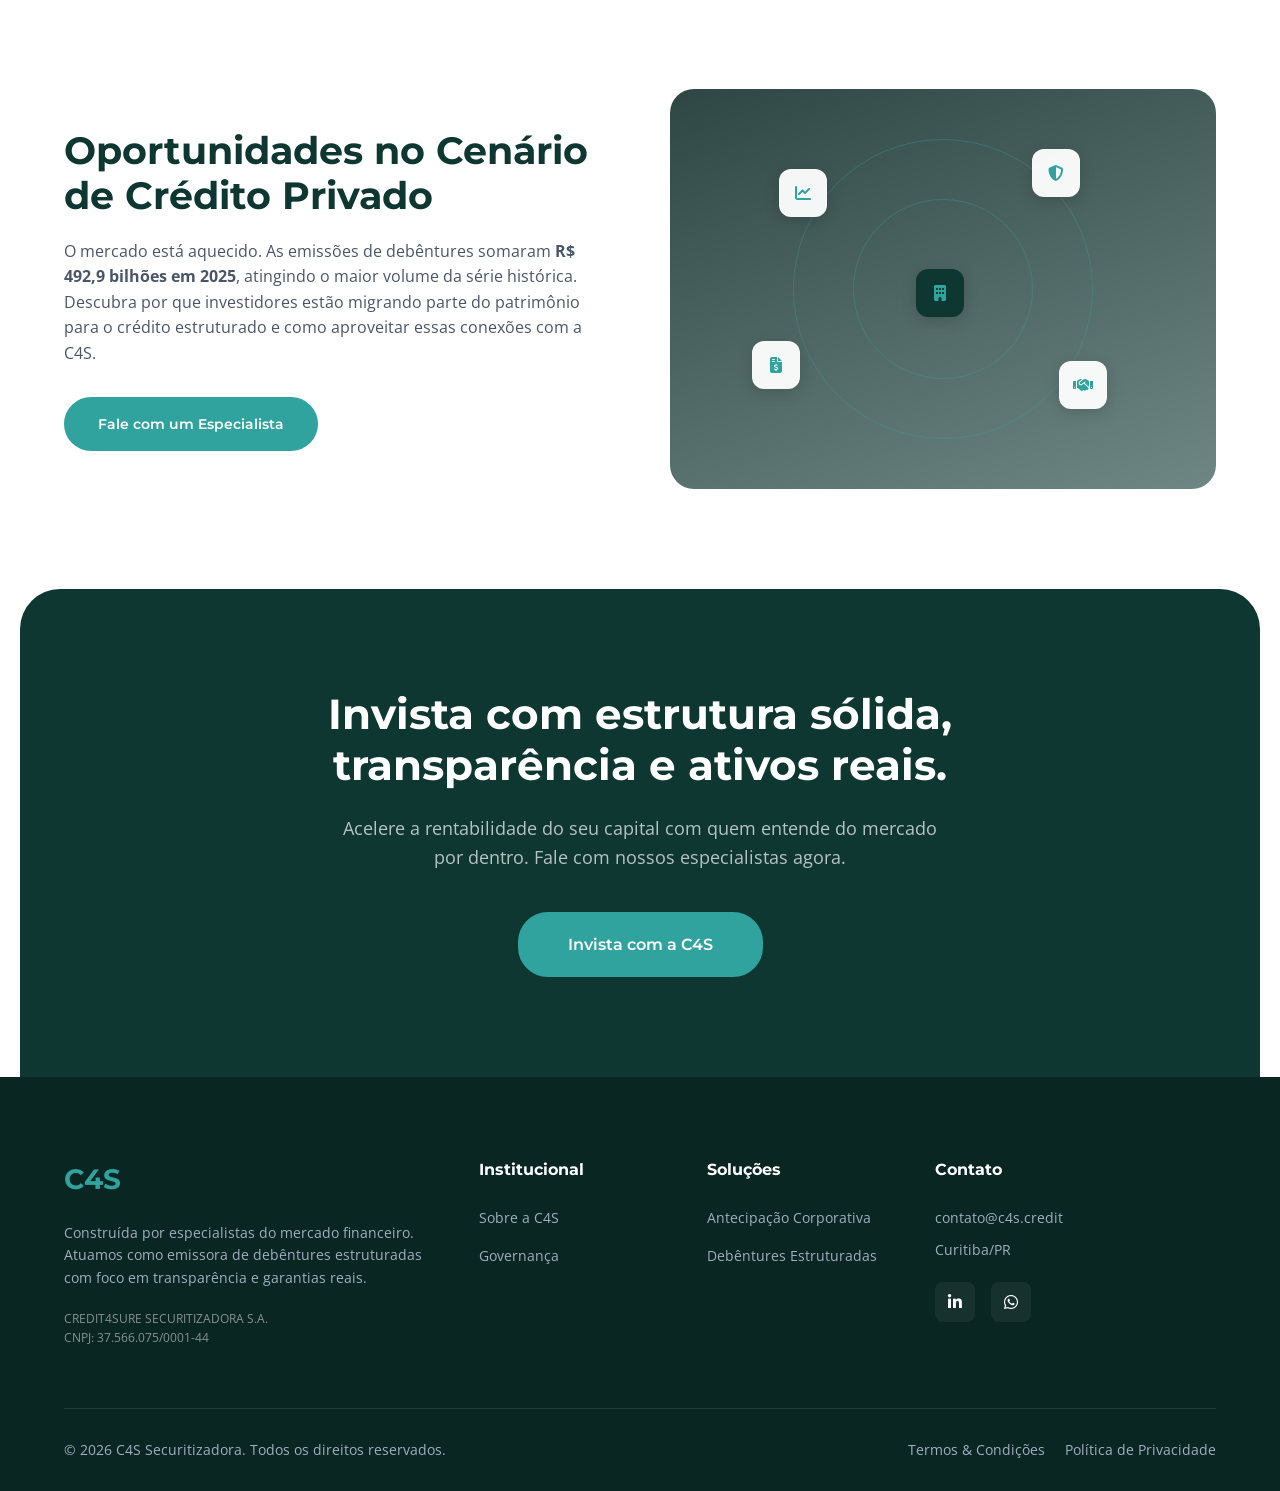
<file: 01 - Site/Investidores.html>
<!DOCTYPE html>
<html lang="pt-BR">
<head>
    <meta charset="UTF-8">
    <meta name="viewport" content="width=device-width, initial-scale=1.0">
    <meta name="description" content="Invista com a C4S Securitizadora. Debêntures estruturadas com lastro em ativos reais, alta rentabilidade e governança institucional para investidores individuais e corporativos.">
    <title>Investidores | C4S Securitizadora</title>
    
    <link rel="icon" href="assets/img/favicon.png" type="image/png">
    <link rel="stylesheet" href="assets/css/style.css">
    <link href="https://fonts.googleapis.com/css2?family=Montserrat:wght@400;500;600;700&family=Open+Sans:wght@300;400;600&display=swap" rel="stylesheet">
    <link rel="stylesheet" href="https://cdnjs.cloudflare.com/ajax/libs/font-awesome/6.4.0/css/all.min.css">

    <style>
        /* ── STATS BAR ── */
        .stats-bar {
            background: linear-gradient(135deg, var(--c4s-dark-teal) 0%, #0a2623 100%);
            padding: 48px 0;
            position: relative;
            overflow: hidden;
        }
        .stats-bar::before {
            content: '';
            position: absolute;
            top: -60px; right: -60px;
            width: 300px; height: 300px;
            background: radial-gradient(circle, rgba(49,163,159,0.12) 0%, transparent 70%);
            border-radius: 50%;
        }
        .stats-bar::after {
            content: '';
            position: absolute;
            bottom: -80px; left: -80px;
            width: 400px; height: 400px;
            background: radial-gradient(circle, rgba(49,163,159,0.07) 0%, transparent 70%);
            border-radius: 50%;
        }
        .stats-grid {
            display: grid;
            grid-template-columns: repeat(3, 1fr);
            gap: 0;
            position: relative;
            z-index: 1;
        }
        .stat-item {
            text-align: center;
            padding: 24px 32px;
            position: relative;
        }
        .stat-item:not(:last-child)::after {
            content: '';
            position: absolute;
            right: 0;
            top: 20%;
            height: 60%;
            width: 1px;
            background: rgba(255,255,255,0.12);
        }
        .stat-number {
            font-family: 'Montserrat', sans-serif;
            font-size: 2.6rem;
            font-weight: 700;
            color: var(--c4s-teal);
            line-height: 1;
            margin-bottom: 8px;
            letter-spacing: -1px;
        }
        .stat-label {
            font-size: 0.875rem;
            color: rgba(255,255,255,0.65);
            font-weight: 500;
            line-height: 1.4;
        }
        .stat-sub {
            font-size: 0.75rem;
            color: rgba(255,255,255,0.35);
            margin-top: 4px;
        }

        /* ── COMO FUNCIONA ── */
        .how-section {
            padding: 100px 0;
            background-color: var(--bg-white);
        }
        .how-section .section-header h2 {
            color: var(--c4s-dark-teal);
        }
        .how-section .section-header p {
            color: var(--text-gray);
        }
        .how-steps {
            display: grid;
            grid-template-columns: repeat(3, 1fr);
            gap: 32px;
            margin-top: 60px;
            position: relative;
        }
        .how-steps::before {
            content: '';
            position: absolute;
            top: 36px;
            left: calc(16.66% + 16px);
            right: calc(16.66% + 16px);
            height: 2px;
            background: linear-gradient(90deg, var(--c4s-teal), rgba(49,163,159,0.3));
            z-index: 0;
        }
        .how-step {
            text-align: center;
            position: relative;
            z-index: 1;
        }
        .step-num {
            width: 72px;
            height: 72px;
            border-radius: 50%;
            background: var(--c4s-light-teal);
            border: 3px solid var(--c4s-teal);
            display: flex;
            align-items: center;
            justify-content: center;
            margin: 0 auto 24px;
            font-family: 'Montserrat', sans-serif;
            font-size: 1.4rem;
            font-weight: 700;
            color: var(--c4s-dark-teal);
            transition: all 0.3s;
            background: white;
        }
        .how-step:hover .step-num {
            background: var(--c4s-teal);
            color: white;
            transform: scale(1.08);
            box-shadow: 0 8px 24px rgba(49,163,159,0.3);
        }
        .step-icon {
            font-size: 1.5rem;
            color: var(--c4s-teal);
            margin-bottom: 8px;
        }
        .how-step h3 {
            font-family: 'Montserrat', sans-serif;
            font-size: 1.1rem;
            font-weight: 600;
            color: var(--c4s-dark-teal);
            margin-bottom: 12px;
        }
        .how-step p {
            font-size: 0.9rem;
            color: var(--text-gray);
            line-height: 1.7;
            max-width: 240px;
            margin: 0 auto;
        }

        /* ── OVERRIDE: section-header em fundo branco ── */
        .how-section .section-header p,
        .profiles-section-light .section-header p {
            color: var(--text-gray);
        }

        /* ── PERFIS SECTION (fundo branco para a página de investidores) ── */
        .profiles-section-light {
            background-color: var(--bg-gray);
            padding: 100px 0;
            border-radius: 40px;
            margin: 0 20px;
        }
        .profiles-section-light .section-header h2 {
            color: var(--c4s-dark-teal);
        }
        .profiles-section-light .profile-card {
            background: var(--bg-white);
            border: 1px solid #e2e8f0;
            color: var(--text-dark);
        }
        .profiles-section-light .profile-card:hover {
            border-color: var(--c4s-teal);
            box-shadow: 0 12px 40px rgba(49,163,159,0.12);
        }
        .profiles-section-light .profile-card h3 {
            color: var(--c4s-dark-teal);
        }
        .profiles-section-light .profile-card > p {
            color: var(--text-gray);
            min-height: unset;
        }
        .profiles-section-light .feature-list {
            border-top-color: #e2e8f0;
        }
        .profiles-section-light .feature-list li {
            color: var(--text-gray);
        }

        /* Responsividade das novas seções */
        @media (max-width: 768px) {
            .stats-grid {
                grid-template-columns: 1fr;
                gap: 0;
            }
            .stat-item:not(:last-child)::after {
                right: 20%;
                left: 20%;
                top: auto;
                bottom: 0;
                height: 1px;
                width: auto;
            }
            .stat-number {
                font-size: 2rem;
            }
            .how-steps {
                grid-template-columns: 1fr;
                gap: 40px;
            }
            .how-steps::before {
                display: none;
            }
            .how-section {
                padding: 60px 0;
            }
            .profiles-section-light {
                border-radius: 20px;
                margin: 0 10px;
                padding: 60px 20px;
            }
        }
        @media (max-width: 480px) {
            .stat-item {
                padding: 28px 20px;
            }
        }
    </style>
</head>
<body>

    <!-- HEADER -->
    <header>
        <div class="container header-content">
            <div class="logo font-montserrat">C4S</div>
            <nav>
                <ul>
                    <li><a href="index.html">Home</a></li>
                    <li><a href="sobre.html">Sobre a C4S</a></li>
                    <li><a href="investidores.html" class="active">Investidores</a></li>
                    <li><a href="contato.html">Contato</a></li>
                </ul>
            </nav>
            <div class="header-desktop-actions" style="display: flex; gap: 12px; align-items: center;">
                <a href="login.html" class="btn btn-outline-dark" style="padding: 10px 20px; font-size: 13px;">Área do Investidor</a>
                <a href="contato.html" class="btn btn-teal" style="padding: 10px 20px; font-size: 13px;">Fale com Especialista</a>
            </div>
            <button class="hamburger-btn" id="hamburger-btn" aria-label="Abrir menu"><i class="fa-solid fa-bars"></i></button>
        </div>
    </header>

    <!-- MOBILE NAV -->
    <div class="mobile-nav-overlay" id="nav-overlay"></div>
    <div class="mobile-nav-drawer" id="nav-drawer">
        <button class="drawer-close" id="drawer-close" aria-label="Fechar menu"><i class="fa-solid fa-xmark"></i></button>
        <div class="drawer-logo">C4S</div>
        <ul>
            <li><a href="index.html">Home</a></li>
            <li><a href="sobre.html">Sobre a C4S</a></li>
            <li><a href="investidores.html" class="active">Investidores</a></li>
            <li><a href="contato.html">Contato</a></li>
        </ul>
        <div class="drawer-actions">
            <a href="login.html" class="btn btn-outline-dark">Área do Investidor</a>
            <a href="contato.html" class="btn btn-teal">Fale com Especialista</a>
        </div>
    </div>

    <!-- SEÇÃO 1: HERO -->
    <section class="hero">
        <div class="container">
            <h1>Rentabilidade de verdade começa com <span style="color: var(--c4s-teal);">estrutura sólida</span></h1>
            <p class="subtitle">Mais do que rentabilidade, acreditamos em investimentos sustentados por análise criteriosa, gestão de risco e operações estruturadas em ativos reais.</p>
            
            <div class="hero-buttons">
                <a href="#como-funciona" class="btn btn-teal">Como Funciona</a>
                <a href="login.html" class="btn btn-outline-dark">Área do Investidor</a>
            </div>
            
            <div class="trust-indicator">
                <div class="stars"><i class="fas fa-star"></i><i class="fas fa-star"></i><i class="fas fa-star"></i><i class="fas fa-star"></i><i class="fas fa-star"></i></div>
                <span style="font-weight: 600; color: var(--c4s-dark-teal); margin-left: 8px;">Transparência</span>
                <span>e Governança atestada</span>
            </div>

            <!-- Bento Grid -->
            <div class="bento-grid">
                <div class="bento-item item-2">
                    <div class="icon-box"><i class="fas fa-user-tie"></i></div>
                    <h3 class="font-montserrat">Experiência</h3>
                    <p>Especialistas com vivência em bancos, análise de risco e crédito estruturado.</p>
                </div>
                <div class="bento-item item-3">
                    <div class="icon-box"><i class="fas fa-chart-pie"></i></div>
                    <h3 class="font-montserrat">Ativos Reais</h3>
                    <p>Operações lastreadas em recebíveis reais, blindando o risco sistêmico.</p>
                </div>
                <div class="bento-item item-4">
                    <div class="icon-box"><i class="fas fa-clipboard-check"></i></div>
                    <h3 class="font-montserrat">Governança e<br>Auditoria</h3>
                    <p>Acompanhamento constante das operações e relatórios rigorosos.</p>
                </div>
                <div class="bento-item item-5">
                    <div class="icon-box"><i class="fas fa-shield-alt"></i></div>
                    <h3 class="font-montserrat">Emissora de Debêntures Estruturadas</h3>
                    <p>Atuamos com foco em transparência, solidez e visão de longo prazo.</p>
                </div>
            </div>
        </div>
    </section>

    <!-- SEÇÃO 2: STATS BAR -->
    <section class="stats-bar">
        <div class="container">
            <div class="stats-grid">
                <div class="stat-item">
                    <div class="stat-number">R$ 492,9 bi</div>
                    <div class="stat-label">em emissões de debêntures em 2025</div>
                    <div class="stat-sub">Maior volume da série histórica</div>
                </div>
                <div class="stat-item">
                    <div class="stat-number">+34%</div>
                    <div class="stat-label">de crescimento do mercado YoY</div>
                    <div class="stat-sub">Crédito privado em expansão acelerada</div>
                </div>
                <div class="stat-item">
                    <div class="stat-number">100%</div>
                    <div class="stat-label">lastreado em ativos reais</div>
                    <div class="stat-sub">Recebíveis performados e a performar</div>
                </div>
            </div>
        </div>
    </section>

    <!-- SEÇÃO 3: COMO FUNCIONA -->
    <section class="how-section" id="como-funciona">
        <div class="container">
            <div class="section-header">
                <h2>Como funciona o investimento</h2>
                <p>Do primeiro contato até a rentabilidade no seu portfólio, um processo rigoroso e transparente em cada etapa.</p>
            </div>
            <div class="how-steps">
                <div class="how-step">
                    <div class="step-num">01</div>
                    <div class="step-icon"><i class="fas fa-search-dollar"></i></div>
                    <h3>Análise e Elegibilidade</h3>
                    <p>Nosso comitê avalia o seu perfil de investidor e apresenta as oportunidades de debêntures estruturadas disponíveis no momento.</p>
                </div>
                <div class="how-step">
                    <div class="step-num">02</div>
                    <div class="step-icon"><i class="fas fa-file-signature"></i></div>
                    <h3>Estruturação da Operação</h3>
                    <p>Assinatura dos contratos de emissão com lastro verificado em recebíveis reais, taxas definidas e prazos claros.</p>
                </div>
                <div class="how-step">
                    <div class="step-num">03</div>
                    <div class="step-icon"><i class="fas fa-chart-line"></i></div>
                    <h3>Rendimento e Monitoramento</h3>
                    <p>Acompanhe seus investimentos no portal exclusivo para debenturistas, com relatórios mensais e total transparência.</p>
                </div>
            </div>
        </div>
    </section>

    <!-- SEÇÃO 4: PILARES -->
    <section id="solucoes" class="services-section">
        <div class="container">
            <div class="section-header">
                <h2>Eficiência e Segurança em Operações Estruturadas</h2>
                <p>Descubra o que existe por trás da rentabilidade que a C4S entrega aos investidores.</p>
            </div>

            <div class="services-grid">
                <div class="service-card">
                    <i class="fas fa-search-dollar service-icon"></i>
                    <i class="fas fa-arrow-up-right-from-square arrow-up"></i>
                    <h3 class="font-montserrat">Análise Criteriosa</h3>
                    <p>Nenhuma oportunidade chega ao investidor sem passar por critérios técnicos e rígida avaliação financeira prévia.</p>
                </div>
                <div class="service-card">
                    <i class="fas fa-layer-group service-icon"></i>
                    <i class="fas fa-arrow-up-right-from-square arrow-up"></i>
                    <h3 class="font-montserrat">Debêntures Estruturadas</h3>
                    <p>Ao contrário da renda fixa tradicional, o crédito estruturado une retornos consistentes à proteção de ativos.</p>
                </div>
                <div class="service-card">
                    <i class="fas fa-clipboard-check service-icon"></i>
                    <i class="fas fa-arrow-up-right-from-square arrow-up"></i>
                    <h3 class="font-montserrat">Monitoramento Contínuo</h3>
                    <p>Procedimentos e sistemas implantados para garantir acompanhamento, através de relatórios claros e mensais.</p>
                </div>
                <div class="service-card">
                    <i class="fas fa-lock service-icon"></i>
                    <i class="fas fa-arrow-up-right-from-square arrow-up"></i>
                    <h3 class="font-montserrat">Garantias Reais</h3>
                    <p>Lastro em recebíveis performados ou a performar, construindo uma barreira de segurança sólida para o capital.</p>
                </div>
                <div class="service-card">
                    <i class="fas fa-users-cog service-icon"></i>
                    <i class="fas fa-arrow-up-right-from-square arrow-up"></i>
                    <h3 class="font-montserrat">Visão Estratégica</h3>
                    <p>Sócios com décadas de experiência identificando as melhores oportunidades e gerindo riscos de forma ágil.</p>
                </div>
                <div class="service-card">
                    <i class="fas fa-chart-line service-icon"></i>
                    <i class="fas fa-arrow-up-right-from-square arrow-up"></i>
                    <h3 class="font-montserrat">Crescimento Patrimonial</h3>
                    <p>Desenvolvemos soluções para alavancar a estratégia de investidores experientes focados no longo prazo.</p>
                </div>
            </div>
        </div>
    </section>

    <!-- SEÇÃO 5: BENEFÍCIOS -->
    <section class="benefits-section">
        <div class="container benefits-grid">
            <div class="graphic-box">
                <div class="floating-card">
                    <div style="display:flex; justify-content:space-between; margin-bottom:24px;">
                        <span style="color:var(--text-gray); font-size:13px; font-weight:600;">Total Projetos</span>
                        <span style="color:var(--c4s-teal); font-weight:bold; font-size:13px;">+34%</span>
                    </div>
                    <div class="graphic-bar fill-teal"></div>
                    <div class="graphic-bar fill-dark"></div>
                    <div class="graphic-bar"></div>
                </div>
                <div class="floating-card-small">
                    <i class="fas fa-chart-pie" style="color:var(--c4s-teal); font-size:28px; margin-bottom:12px;"></i>
                    <div style="font-weight:bold; color:var(--c4s-dark-teal); font-size: 15px;">Gestão de Risco</div>
                    <div style="font-size:12px; color:var(--text-gray);">Monitoramento Contínuo</div>
                </div>
            </div>
            
            <div class="benefits-text">
                <h2>Os pilares da C4S para a sua rentabilidade</h2>
                <p>Nossos processos garantem segurança e eficiência, mitigando riscos e impulsionando a estruturação financeira.</p>
                
                <div class="benefit-item">
                    <i class="fas fa-check-circle benefit-icon"></i>
                    <div>
                        <h4>Análise Criteriosa</h4>
                        <p>Nenhuma oportunidade chega ao investidor sem passar por critérios técnicos e avaliação financeira rigorosa prévia.</p>
                    </div>
                </div>
                <div class="benefit-item">
                    <i class="fas fa-check-circle benefit-icon"></i>
                    <div>
                        <h4>Ativos Reais</h4>
                        <p>Operações lastreadas em recebíveis reais, blindando o risco sistêmico e oferecendo garantias sólidas ao seu capital.</p>
                    </div>
                </div>
                <div class="benefit-item">
                    <i class="fas fa-check-circle benefit-icon"></i>
                    <div>
                        <h4>Monitoramento Contínuo</h4>
                        <p>Procedimentos e sistemas implantados para garantir forte governança, auditoria e acompanhamento de ponta a ponta.</p>
                    </div>
                </div>
            </div>
        </div>
    </section>

    <!-- SEÇÃO 6: PERFIS -->
    <section class="profiles-section-light">
        <div class="container">
            <div class="section-header">
                <h2 style="color: var(--c4s-dark-teal);">Para quem são nossas debêntures estruturadas?</h2>
                <p style="color: var(--text-gray);">Nossas operações são modeladas para perfis com foco em consistência, segurança institucional e previsibilidade.</p>
            </div>
            
            <div class="cards-grid">
                <!-- Card 1: PF -->
                <div class="profile-card">
                    <div>
                        <div style="color: var(--c4s-teal); font-size: 32px; margin-bottom: 16px;"><i class="fas fa-user"></i></div>
                        <h3 class="font-montserrat">Investidor Individual (PF)</h3>
                        <p>Desenvolvido para pessoas físicas que já possuem maturidade financeira e buscam diversificar o portfólio pessoal com ativos reais premium.</p>
                    </div>
                    <a href="contato.html" class="btn btn-outline-dark" style="width:100%; margin: 24px 0;">Falar com Especialista</a>
                    <ul class="feature-list">
                        <li><i class="fas fa-check"></i> Renda estável por meio de crédito privado</li>
                        <li><i class="fas fa-check"></i> Mitigação de risco via lastros reais performados</li>
                        <li><i class="fas fa-check"></i> Descorrelação com a volatilidade da bolsa</li>
                    </ul>
                </div>

                <!-- Card 2: PJ -->
                <div class="profile-card">
                    <div>
                        <div style="color: var(--c4s-teal); font-size: 32px; margin-bottom: 16px;"><i class="fas fa-building"></i></div>
                        <h3 class="font-montserrat">Caixa Corporativo (PMEs)</h3>
                        <p>Ideal para pequenas e médias empresas (PJs) que possuem caixa livre e buscam rentabilizar suas reservas corporativas de forma segura.</p>
                    </div>
                    <a href="contato.html" class="btn btn-teal" style="width:100%; margin: 24px 0;">Otimizar Caixa Corporativo</a>
                    <ul class="feature-list">
                        <li><i class="fas fa-check"></i> Rendimento premium superior ao CDI tradicional de banco</li>
                        <li><i class="fas fa-check"></i> Segurança baseada em processos maduros de compliance</li>
                        <li><i class="fas fa-check"></i> Relatórios mensais e auditoria com total clareza</li>
                    </ul>
                </div>
            </div>
        </div>
    </section>

    <!-- SEÇÃO 7: MERCADO -->
    <section class="market-section">
        <div class="container market-grid">
            <div class="market-text">
                <h2>Oportunidades no Cenário de Crédito Privado</h2>
                <p>O mercado está aquecido. As emissões de debêntures somaram <strong>R$ 492,9 bilhões em 2025</strong>, atingindo o maior volume da série histórica. Descubra por que investidores estão migrando parte do patrimônio para o crédito estruturado e como aproveitar essas conexões com a C4S.</p>
                <a href="contato.html" class="btn btn-teal">Fale com um Especialista</a>
            </div>
            <div class="market-graphic">
                <div class="circle-1"></div>
                <div class="circle-2"></div>
                <div class="market-icon-box" style="top: 20%; left: 20%;"><i class="fas fa-chart-line"></i></div>
                <div class="market-icon-box" style="top: 15%; right: 25%;"><i class="fas fa-shield-alt"></i></div>
                <div class="market-icon-box" style="bottom: 25%; left: 15%;"><i class="fas fa-file-invoice-dollar"></i></div>
                <div class="market-icon-box" style="bottom: 20%; right: 20%;"><i class="fas fa-handshake"></i></div>
                <div class="market-icon-box" style="top: 45%; left: 45%; background: var(--c4s-dark-teal); color: var(--c4s-teal);"><i class="fas fa-building"></i></div>
            </div>
        </div>
    </section>

    <!-- SEÇÃO 8: CTA FINAL -->
    <section class="cta-section">
        <div class="container">
            <h2>Invista com estrutura sólida, transparência e ativos reais.</h2>
            <p>Acelere a rentabilidade do seu capital com quem entende do mercado por dentro. Fale com nossos especialistas agora.</p>
            <a href="contato.html" class="btn btn-teal" style="padding: 18px 48px; font-size: 16px;">Invista com a C4S</a>
        </div>
    </section>

    <!-- FOOTER -->
    <footer>
        <div class="container">
            <div class="footer-grid">
                <div class="footer-col">
                    <div class="footer-logo font-montserrat">C4S</div>
                    <p style="margin-bottom: 20px;">Construída por especialistas do mercado financeiro. Atuamos como emissora de debêntures estruturadas com foco em transparência e garantias reais.</p>
                    <p style="font-size: 12px; color: rgba(255,255,255,0.5);">CREDIT4SURE SECURITIZADORA S.A.<br>CNPJ: 37.566.075/0001-44</p>
                </div>
                <div class="footer-col">
                    <h4>Institucional</h4>
                    <ul>
                        <li><a href="sobre.html">Sobre a C4S</a></li>
                        <li><a href="#">Governança</a></li>
                    </ul>
                </div>
                <div class="footer-col">
                    <h4>Soluções</h4>
                    <ul>
                        <li><a href="index.html#empresas">Antecipação Corporativa</a></li>
                        <li><a href="investidores.html">Debêntures Estruturadas</a></li>
                    </ul>
                </div>
                <div class="footer-col">
                    <h4>Contato</h4>
                    <p>contato@c4s.credit</p>
                    <p style="margin-top:10px;">Curitiba/PR</p>
                    <div class="social-icons">
                        <a href="https://www.linkedin.com/company/credit4sure"><i class="fab fa-linkedin-in"></i></a>
                        <a href="http://wa.me/5541999150163"><i class="fab fa-whatsapp"></i></a>
                    </div>
                </div>
            </div>
            <div class="footer-bottom">
                <div>&copy; 2026 C4S Securitizadora. Todos os direitos reservados.</div>
                <div style="display:flex; gap:20px;">
                    <a href="privacidade.html">Termos &amp; Condições</a>
                    <a href="privacidade.html">Política de Privacidade</a>
                </div>
            </div>
        </div>
    </footer>

    <script>
        (function() {
            var btn = document.getElementById('hamburger-btn');
            var overlay = document.getElementById('nav-overlay');
            var drawer = document.getElementById('nav-drawer');
            var closeBtn = document.getElementById('drawer-close');
            function openMenu() { overlay.classList.add('open'); drawer.classList.add('open'); document.body.style.overflow = 'hidden'; }
            function closeMenu() { overlay.classList.remove('open'); drawer.classList.remove('open'); document.body.style.overflow = ''; }
            if (btn) btn.addEventListener('click', openMenu);
            if (overlay) overlay.addEventListener('click', closeMenu);
            if (closeBtn) closeBtn.addEventListener('click', closeMenu);
        })();
    </script>

</body>
</html>
</file>
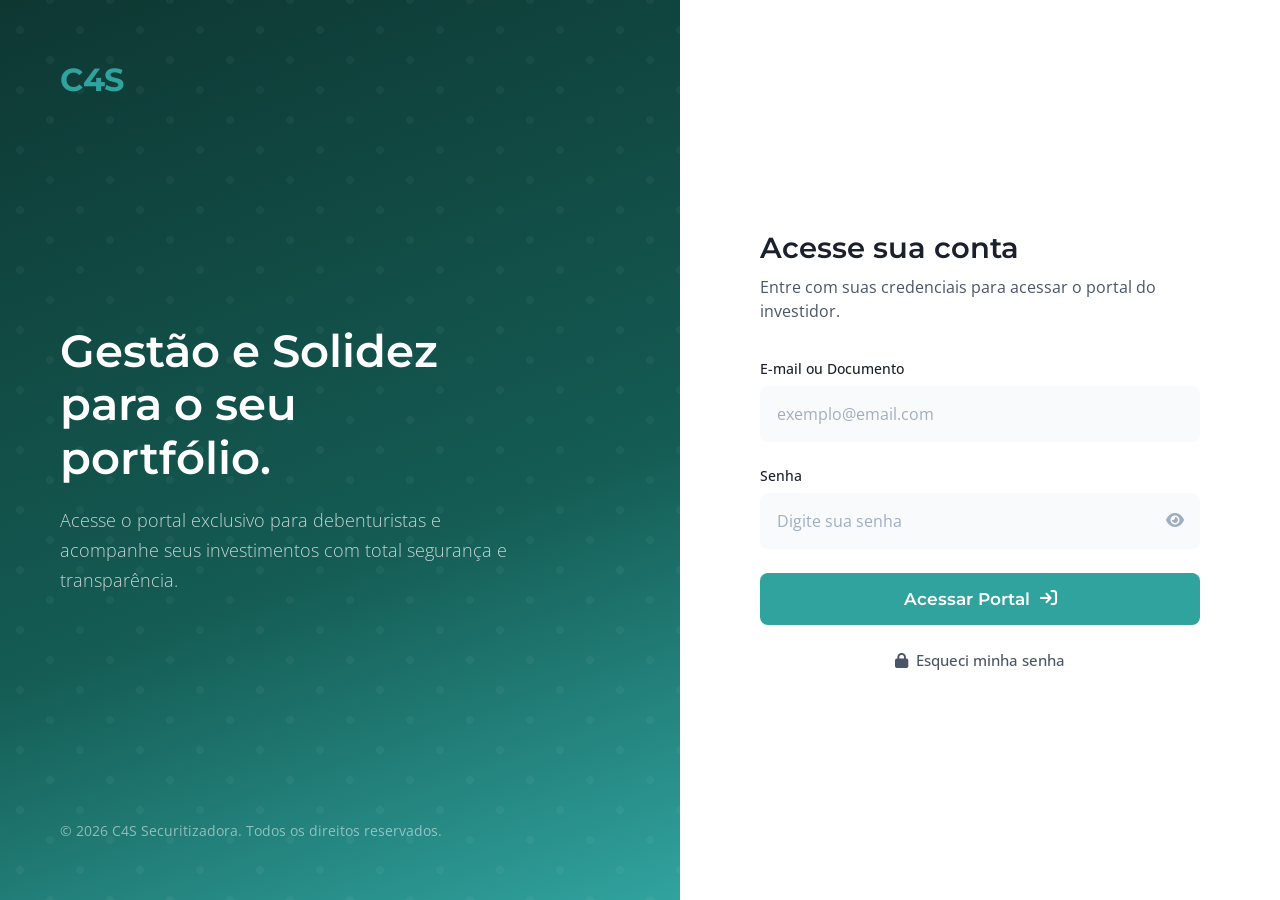
<file: 01 - Site/login.html>
<!DOCTYPE html>
<html lang="pt-BR">
<head>
    <meta charset="UTF-8">
    <meta name="viewport" content="width=device-width, initial-scale=1.0">
    <meta name="description" content="Acesse o Portal do Investidor C4S Securitizadora. Acompanhe seus investimentos em debêntures com segurança e transparência.">
    <title>Portal do Investidor - C4S Securitizadora</title>
    <link rel="icon" href="assets/img/favicon.png" type="image/png">
    <link href="https://fonts.googleapis.com/css2?family=Montserrat:wght@400;500;600;700&family=Open+Sans:wght@300;400;600&display=swap" rel="stylesheet">
    <link rel="stylesheet" href="https://cdnjs.cloudflare.com/ajax/libs/font-awesome/6.4.0/css/all.min.css">

    <style>
        :root {
            --c4s-dark-teal: #0e3732;
            --c4s-teal: #31a39f;
            --c4s-teal-hover: #268783;
            --c4s-light-teal: #e6f4f3;
            --bg-white: #ffffff;
            --bg-gray: #f8fafc;
            --text-dark: #1a202c;
            --text-gray: #4a5568;
            --text-light: #ffffff;
            --text-muted: #a0aec0;
            --error-color: #ef4444;
            --success-color: #10b981;
        }

        * { box-sizing: border-box; margin: 0; padding: 0; }

        body {
            font-family: 'Open Sans', sans-serif;
            display: flex;
            min-height: 100vh;
            background-color: var(--bg-white);
            color: var(--text-dark);
        }

        h1, h2, h3, h4, .font-montserrat {
            font-family: 'Montserrat', sans-serif;
        }

        /* ── Lado Esquerdo: Branding ── */
        .brand-section {
            flex: 1;
            background: linear-gradient(160deg, var(--c4s-dark-teal) 0%, #145c54 60%, var(--c4s-teal) 100%);
            color: var(--text-light);
            display: flex;
            flex-direction: column;
            justify-content: space-between;
            padding: 60px;
            position: relative;
            overflow: hidden;
        }

        .brand-section::after {
            content: '';
            position: absolute;
            top: -50%; left: -50%;
            width: 200%; height: 200%;
            background: radial-gradient(circle, rgba(255,255,255,0.04) 10%, transparent 10%),
                        radial-gradient(circle, rgba(255,255,255,0.04) 10%, transparent 10%);
            background-size: 60px 60px;
            background-position: 0 0, 30px 30px;
            pointer-events: none;
        }

        .brand-logo { z-index: 1; position: relative; }
        .brand-logo h2 {
            font-size: 2rem;
            font-weight: 700;
            letter-spacing: -0.5px;
            color: var(--c4s-teal);
        }

        .brand-content {
            z-index: 1;
            position: relative;
            max-width: 450px;
        }
        .brand-content h1 {
            font-size: 2.8rem;
            font-weight: 600;
            line-height: 1.2;
            margin-bottom: 20px;
        }
        .brand-content p {
            font-size: 1.1rem;
            color: rgba(255,255,255,0.75);
            font-weight: 300;
            line-height: 1.7;
        }

        .brand-footer {
            z-index: 1;
            position: relative;
            font-size: 0.85rem;
            color: rgba(255,255,255,0.5);
        }

        /* ── Lado Direito: Formulário ── */
        .form-section {
            flex: 1;
            max-width: 600px;
            display: flex;
            flex-direction: column;
            justify-content: center;
            padding: 40px 80px;
            background: var(--bg-white);
        }

        .form-header { margin-bottom: 36px; }
        .form-header h2 {
            font-size: 1.8rem;
            font-weight: 600;
            color: var(--text-dark);
            margin-bottom: 10px;
        }
        .form-header p {
            font-size: 1rem;
            color: var(--text-gray);
            line-height: 1.5;
        }

        /* Feedback */
        .feedback-container {
            display: none;
            padding: 16px;
            border-radius: 8px;
            margin-bottom: 24px;
            font-size: 0.95rem;
            font-weight: 500;
            align-items: center;
            gap: 10px;
        }
        .feedback-container.visible {
            display: flex;
        }
        .feedback-container.error {
            background-color: #fef2f2;
            color: var(--error-color);
            border: 1px solid #fecaca;
        }
        .feedback-container.success {
            background-color: #f0fdf4;
            color: var(--success-color);
            border: 1px solid #bbf7d0;
        }
        .feedback-container.info {
            background-color: var(--c4s-light-teal);
            color: var(--c4s-dark-teal);
            border: 1px solid var(--c4s-teal);
        }

        /* Campos */
        .form-group { margin-bottom: 24px; }
        .form-group label {
            display: block;
            margin-bottom: 8px;
            font-weight: 500;
            font-size: 0.9rem;
            color: var(--text-dark);
        }
        .form-group input {
            width: 100%;
            padding: 16px;
            background-color: var(--bg-gray);
            border: 1px solid transparent;
            border-radius: 8px;
            font-size: 1rem;
            font-family: 'Open Sans', sans-serif;
            color: var(--text-dark);
            transition: all 0.3s ease;
        }
        .form-group input::placeholder { color: var(--text-muted); }
        .form-group input:focus {
            outline: none;
            background-color: var(--bg-white);
            border-color: var(--c4s-teal);
            box-shadow: 0 0 0 4px rgba(49,163,159,0.1);
        }

        /* Input com ícone de olho */
        .input-password-wrapper {
            position: relative;
        }
        .input-password-wrapper input {
            padding-right: 50px;
        }
        .toggle-password {
            position: absolute;
            right: 16px;
            top: 50%;
            transform: translateY(-50%);
            background: none;
            border: none;
            color: var(--text-muted);
            cursor: pointer;
            font-size: 1rem;
            transition: color 0.2s;
        }
        .toggle-password:hover {
            color: var(--c4s-teal);
        }

        /* Botão */
        .btn-submit {
            width: 100%;
            padding: 16px;
            background-color: var(--c4s-teal);
            color: var(--text-light);
            border: none;
            border-radius: 8px;
            font-size: 1.05rem;
            font-weight: 600;
            font-family: 'Montserrat', sans-serif;
            cursor: pointer;
            transition: all 0.3s ease;
            display: flex;
            justify-content: center;
            align-items: center;
            gap: 10px;
        }
        .btn-submit:hover:not(:disabled) {
            background-color: var(--c4s-dark-teal);
            box-shadow: 0 4px 16px rgba(14,55,50,0.25);
            transform: translateY(-1px);
        }
        .btn-submit:disabled {
            background-color: #cbd5e1;
            cursor: not-allowed;
            transform: none;
            box-shadow: none;
        }

        /* Links */
        .form-links {
            margin-top: 24px;
            text-align: center;
        }
        .form-links a {
            display: inline-flex;
            align-items: center;
            gap: 8px;
            font-size: 0.95rem;
            color: var(--text-gray);
            text-decoration: none;
            font-weight: 500;
            transition: color 0.3s;
        }
        .form-links a:hover {
            color: var(--c4s-teal);
        }

        /* Responsivo */
        @media (max-width: 900px) {
            .brand-section { display: none; }
            .form-section {
                max-width: 100%;
                padding: 40px 24px;
            }
        }
    </style>
</head>
<body>

    <!-- Lado Esquerdo: Identidade Visual C4S -->
    <div class="brand-section">
        <div class="brand-logo">
            <h2>C4S</h2>
        </div>
        <div class="brand-content">
            <h1>Gestão e Solidez<br>para o seu portfólio.</h1>
            <p>Acesse o portal exclusivo para debenturistas e acompanhe seus investimentos com total segurança e transparência.</p>
        </div>
        <div class="brand-footer">
            &copy; 2026 C4S Securitizadora. Todos os direitos reservados.
        </div>
    </div>

    <!-- Lado Direito: Formulário -->
    <div class="form-section">
        <div class="form-header">
            <h2>Acesse sua conta</h2>
            <p>Entre com suas credenciais para acessar o portal do investidor.</p>
        </div>

        <div id="feedback-box" class="feedback-container">
            <i id="feedback-icon" class="fa-solid fa-circle-info"></i>
            <span id="feedback-text"></span>
        </div>

        <form id="form-login">
            <div class="form-group">
                <label for="documento">E-mail ou Documento</label>
                <input type="text" id="documento" placeholder="exemplo@email.com" required autocomplete="username">
            </div>

            <div class="form-group">
                <label for="senha">Senha</label>
                <div class="input-password-wrapper">
                    <input type="password" id="senha" placeholder="Digite sua senha" required autocomplete="current-password">
                    <button type="button" class="toggle-password" id="toggle-senha" aria-label="Mostrar senha">
                        <i class="fa-solid fa-eye"></i>
                    </button>
                </div>
            </div>

            <button type="submit" id="btn-submit" class="btn-submit">
                Acessar Portal <i class="fa-solid fa-arrow-right-to-bracket"></i>
            </button>
        </form>

        <div class="form-links">
            <a href="/esqueci-senha.html">
                <i class="fa-solid fa-lock"></i> Esqueci minha senha
            </a>
        </div>
    </div>

    <script>
        document.addEventListener('DOMContentLoaded', () => {
            const loginForm = document.getElementById('form-login');
            const feedbackBox = document.getElementById('feedback-box');
            const feedbackIcon = document.getElementById('feedback-icon');
            const feedbackText = document.getElementById('feedback-text');
            const submitBtn = document.getElementById('btn-submit');
            const docInput = document.getElementById('documento');
            const senhaInput = document.getElementById('senha');
            const toggleSenha = document.getElementById('toggle-senha');

            // Toggle de visibilidade da senha
            toggleSenha.addEventListener('click', () => {
                const isPassword = senhaInput.type === 'password';
                senhaInput.type = isPassword ? 'text' : 'password';
                toggleSenha.querySelector('i').className = isPassword
                    ? 'fa-solid fa-eye-slash'
                    : 'fa-solid fa-eye';
            });

            // Verificar parâmetros de URL (retorno de ativação/confirmação)
            const urlParams = new URLSearchParams(window.location.search);
            const msg = urlParams.get('msg');
            if (msg === 'ativado') {
                showFeedback('Conta ativada com sucesso! Faça login para continuar.', 'success');
            } else if (msg === 'confirmado') {
                showFeedback('Cadastro confirmado! Faça login para continuar.', 'success');
            }

            loginForm.addEventListener('submit', async (e) => {
                e.preventDefault();
                showFeedback('', '');

                const username = docInput.value.trim();
                const password = senhaInput.value;

                if (!username || !password) {
                    showFeedback('Preencha todos os campos obrigatórios.', 'error');
                    return;
                }

                setLoadingState(true);

                try {
                    const response = await fetch('/api/login', {
                        method: 'POST',
                        headers: { 'Content-Type': 'application/json' },
                        body: JSON.stringify({ username, password })
                    });

                    const data = await response.json();

                    switch (data.status) {
                        case 'OK':
                            showFeedback('Autenticado com sucesso. Carregando portal...', 'success');
                            sessionStorage.setItem('c4s_id_debenturista', data.idDebenturista);
                            sessionStorage.setItem('c4s_id_login', data.idLogin);
                            senhaInput.value = '';
                            setTimeout(() => {
                                window.location.href = '/dashboard.html';
                            }, 1200);
                            break;

                        case 'INATIVO':
                            showFeedback(data.mensagem || 'Sua conta precisa ser ativada. Redirecionando...', 'info');
                            sessionStorage.setItem('c4s_login_pendente', username);
                            senhaInput.value = '';
                            setTimeout(() => {
                                window.location.href = '/ativar-usuario.html';
                            }, 2000);
                            break;

                        case 'NAO_CONFIRMADO':
                            showFeedback(data.mensagem || 'Cadastro pendente de confirmação. Redirecionando...', 'info');
                            sessionStorage.setItem('c4s_login_pendente', username);
                            senhaInput.value = '';
                            setTimeout(() => {
                                window.location.href = '/confirmar-usuario.html';
                            }, 2000);
                            break;

                        case 'ERROR':
                            showFeedback('Dados de acesso incorretos. Tente novamente.', 'error');
                            senhaInput.value = '';
                            senhaInput.focus();
                            setLoadingState(false);
                            break;

                        default:
                            showFeedback('Resposta inesperada do servidor. Contate o suporte.', 'error');
                            setLoadingState(false);
                    }
                } catch (error) {
                    showFeedback('Falha de conexão com o servidor. Tente mais tarde.', 'error');
                    setLoadingState(false);
                }
            });

            function showFeedback(message, type) {
                if (!message) {
                    feedbackBox.className = 'feedback-container';
                    feedbackText.textContent = '';
                    return;
                }
                feedbackText.textContent = message;
                const iconMap = {
                    error: 'fa-solid fa-circle-exclamation',
                    success: 'fa-solid fa-circle-check',
                    info: 'fa-solid fa-circle-info'
                };
                feedbackIcon.className = iconMap[type] || 'fa-solid fa-circle-info';
                feedbackBox.className = `feedback-container ${type} visible`;
            }

            function setLoadingState(isLoading) {
                if (isLoading) {
                    submitBtn.disabled = true;
                    submitBtn.innerHTML = '<i class="fas fa-circle-notch fa-spin"></i> Autenticando...';
                } else {
                    submitBtn.disabled = false;
                    submitBtn.innerHTML = 'Acessar Portal <i class="fa-solid fa-arrow-right-to-bracket"></i>';
                }
            }
        });
    </script>
</body>
</html>
</file>
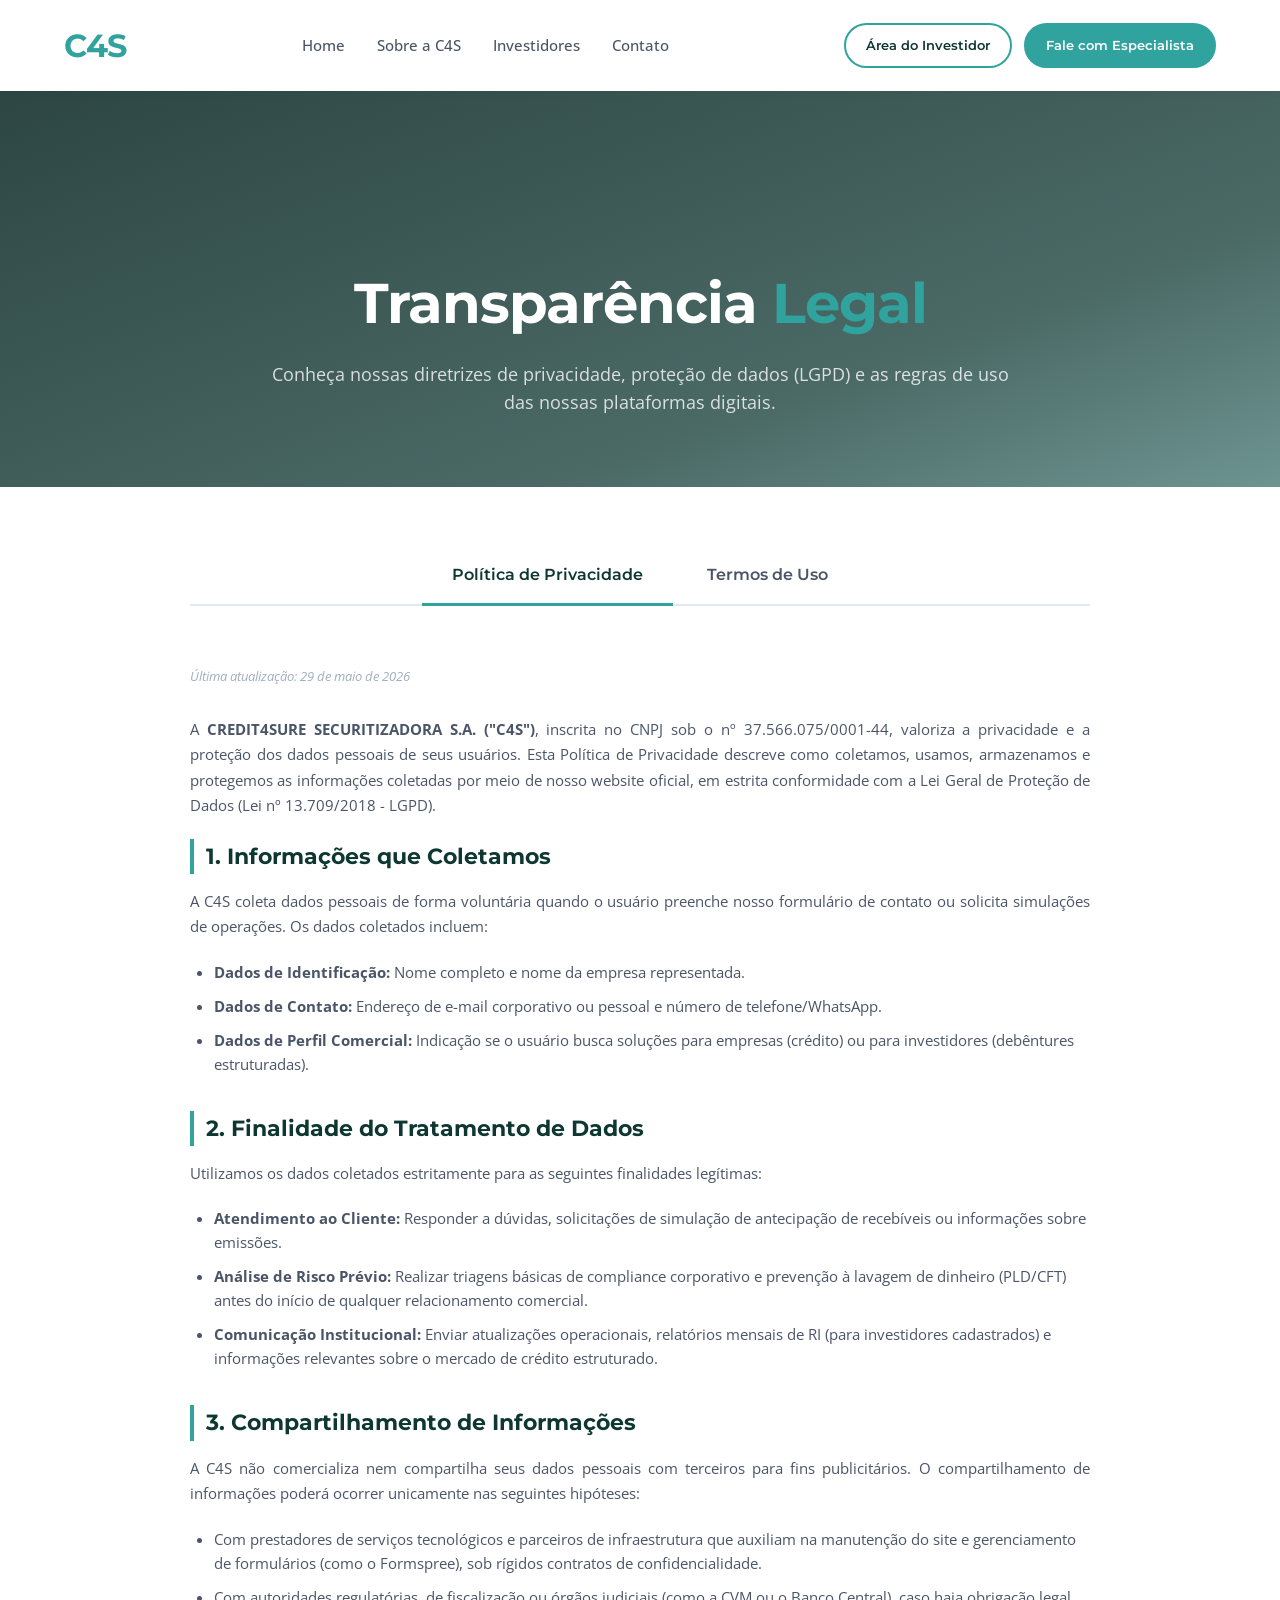
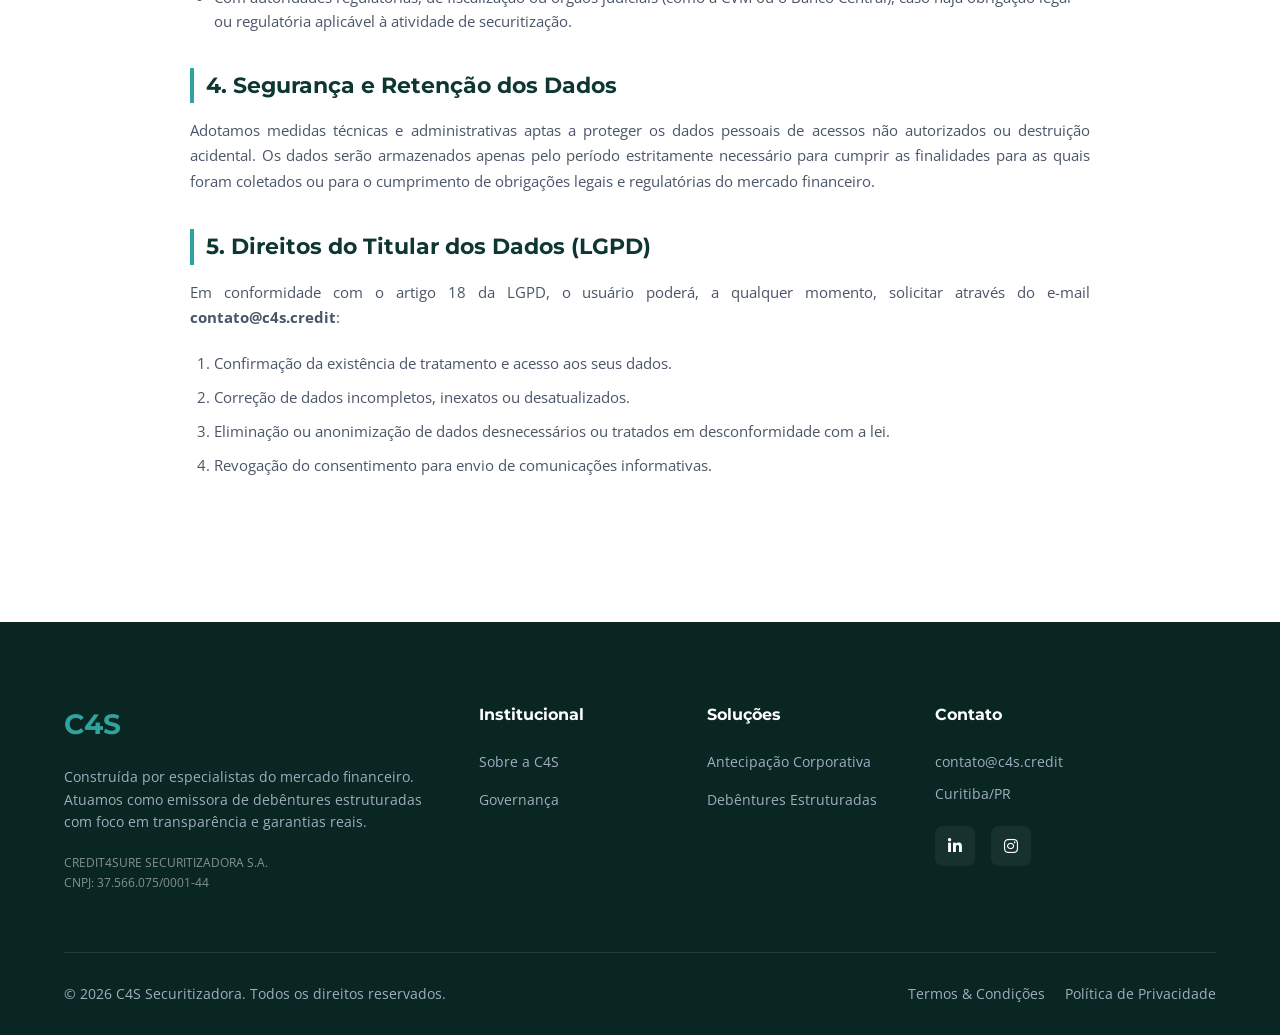
<file: 01 - Site/privacidade.html>
<!DOCTYPE html>
<html lang="pt-BR">
<head>
    <meta charset="UTF-8">
    <meta name="viewport" content="width=device-width, initial-scale=1.0">
    <title>Políticas e Termos | C4S Securitizadora</title>
    
    <link rel="icon" href="assets/img/favicon.png" type="image/png">
    
    <!-- Link para o arquivo CSS consolidado -->
    <link rel="stylesheet" href="assets/css/style.css">
    
    <link href="https://fonts.googleapis.com/css2?family=Montserrat:wght@400;500;600;700&family=Open+Sans:wght@300;400;600&display=swap" rel="stylesheet">
    <link rel="stylesheet" href="https://cdnjs.cloudflare.com/ajax/libs/font-awesome/6.4.0/css/all.min.css">    

    <style>
        /* Estilos específicos para a página de termos e privacidade */
        .legal-section {
            padding: 60px 0 100px;
            background-color: var(--bg-white);
        }
        
        .legal-container {
            display: block;
            max-width: 900px;
            margin: 0 auto;
        }

        .legal-tabs {
            display: block;
            border-bottom: 2px solid #e2e8f0;
            margin-bottom: 40px;
            text-align: center;
        }

        .legal-tab-btn {
            display: inline-block;
            padding: 15px 30px;
            font-family: 'Montserrat', sans-serif;
            font-weight: 600;
            font-size: 16px;
            color: var(--text-gray);
            cursor: pointer;
            border-bottom: 3px solid transparent;
            margin-bottom: -2px;
            transition: all 0.3s;
        }

        .legal-tab-btn:hover {
            color: var(--c4s-teal);
        }

        .legal-tab-btn.active {
            color: var(--c4s-dark-teal);
            border-bottom-color: var(--c4s-teal);
        }

        .legal-content {
            background: var(--bg-white);
            padding: 20px 0;
        }

        .legal-block {
            display: none;
        }

        .legal-block.active {
            display: block;
        }

        .legal-content h3 {
            font-size: 22px;
            color: var(--c4s-dark-teal);
            margin-top: 35px;
            margin-bottom: 15px;
            border-left: 4px solid var(--c4s-teal);
            padding-left: 12px;
        }

        .legal-content h3:first-of-type {
            margin-top: 0;
        }

        .legal-content p {
            color: var(--text-gray);
            font-size: 15px;
            line-height: 1.7;
            margin-bottom: 20px;
            text-align: justify;
        }

        .legal-content ul, .legal-content ol {
            margin-bottom: 25px;
            padding-left: 24px;
            color: var(--text-gray);
            font-size: 15px;
        }

        .legal-content li {
            margin-bottom: 10px;
            line-height: 1.6;
        }

        .update-date {
            font-size: 13px;
            color: var(--text-muted);
            margin-bottom: 30px;
            font-style: italic;
        }
    </style>
</head>
<body>

    <!-- HEADER -->
    <header>
        <div class="container header-content">
            <div class="logo font-montserrat">C4S</div>
            <nav>
                <ul>
                    <li><a href="index.html">Home</a></li>
                    <li><a href="sobre.html">Sobre a C4S</a></li>
                    <li><a href="investidores.html">Investidores</a></li>
                    <li><a href="contato.html">Contato</a></li>
                </ul>
            </nav>
            <div class="header-desktop-actions" style="display: flex; gap: 12px; align-items: center;">
                <a href="login.html" class="btn btn-outline-dark" style="padding: 10px 20px; font-size: 13px;">Área do Investidor</a>
                <a href="contato.html" class="btn btn-teal" style="padding: 10px 20px; font-size: 13px;">Fale com Especialista</a>
            </div>
            <button class="hamburger-btn" id="hamburger-btn" aria-label="Abrir menu"><i class="fa-solid fa-bars"></i></button>
        </div>
    </header>

    <!-- MOBILE NAV -->
    <div class="mobile-nav-overlay" id="nav-overlay"></div>
    <div class="mobile-nav-drawer" id="nav-drawer">
        <button class="drawer-close" id="drawer-close" aria-label="Fechar menu"><i class="fa-solid fa-xmark"></i></button>
        <div class="drawer-logo">C4S</div>
        <ul>
            <li><a href="index.html">Home</a></li>
            <li><a href="sobre.html">Sobre a C4S</a></li>
            <li><a href="investidores.html">Investidores</a></li>
            <li><a href="contato.html">Contato</a></li>
        </ul>
        <div class="drawer-actions">
            <a href="login.html" class="btn btn-outline-dark">Área do Investidor</a>
            <a href="contato.html" class="btn btn-teal">Fale com Especialista</a>
        </div>
    </div>
    
    <!-- HERO SECTION -->
    <section class="hero" style="padding-bottom: 30px;">
        <div class="container">
            <h1 style="max-width: 900px;">Transparência <span style="color: var(--c4s-teal);">Legal</span></h1>
            <p class="subtitle" style="max-width: 750px;">Conheça nossas diretrizes de privacidade, proteção de dados (LGPD) e as regras de uso das nossas plataformas digitais.</p>
        </div>
    </section>

    <!-- LEGAL SECTION -->
    <section class="legal-section">
        <div class="container">
            <div class="legal-container">
                
                <!-- Abas de Navegação (Para alternar entre Política e Termos na mesma tela) -->
                <div class="legal-tabs">
                    <div class="legal-tab-btn active" id="tab-privacidade" onclick="switchTab('privacidade')">Política de Privacidade</div>
                    <div class="legal-tab-btn" id="tab-termos" onclick="switchTab('termos')">Termos de Uso</div>
                </div>

                <!-- Conteúdo das Políticas -->
                <div class="legal-content">
                    
                    <!-- BLOCO 1: POLÍTICA DE PRIVACIDADE -->
                    <div class="legal-block active" id="content-privacidade">
                        <div class="update-date">Última atualização: 29 de maio de 2026</div>
                        
                        <p>A <strong>CREDIT4SURE SECURITIZADORA S.A. ("C4S")</strong>, inscrita no CNPJ sob o nº 37.566.075/0001-44, valoriza a privacidade e a proteção dos dados pessoais de seus usuários. Esta Política de Privacidade descreve como coletamos, usamos, armazenamos e protegemos as informações coletadas por meio de nosso website oficial, em estrita conformidade com a Lei Geral de Proteção de Dados (Lei nº 13.709/2018 - LGPD).</p>
                        
                        <h3>1. Informações que Coletamos</h3>
                        <p>A C4S coleta dados pessoais de forma voluntária quando o usuário preenche nosso formulário de contato ou solicita simulações de operações. Os dados coletados incluem:</p>
                        <ul>
                            <li><strong>Dados de Identificação:</strong> Nome completo e nome da empresa representada.</li>
                            <li><strong>Dados de Contato:</strong> Endereço de e-mail corporativo ou pessoal e número de telefone/WhatsApp.</li>
                            <li><strong>Dados de Perfil Comercial:</strong> Indicação se o usuário busca soluções para empresas (crédito) ou para investidores (debêntures estruturadas).</li>
                        </ul>

                        <h3>2. Finalidade do Tratamento de Dados</h3>
                        <p>Utilizamos os dados coletados estritamente para as seguintes finalidades legítimas:</p>
                        <ul>
                            <li><strong>Atendimento ao Cliente:</strong> Responder a dúvidas, solicitações de simulação de antecipação de recebíveis ou informações sobre emissões.</li>
                            <li><strong>Análise de Risco Prévio:</strong> Realizar triagens básicas de compliance corporativo e prevenção à lavagem de dinheiro (PLD/CFT) antes do início de qualquer relacionamento comercial.</li>
                            <li><strong>Comunicação Institucional:</strong> Enviar atualizações operacionais, relatórios mensais de RI (para investidores cadastrados) e informações relevantes sobre o mercado de crédito estruturado.</li>
                        </ul>

                        <h3>3. Compartilhamento de Informações</h3>
                        <p>A C4S não comercializa nem compartilha seus dados pessoais com terceiros para fins publicitários. O compartilhamento de informações poderá ocorrer unicamente nas seguintes hipóteses:</p>
                        <ul>
                            <li>Com prestadores de serviços tecnológicos e parceiros de infraestrutura que auxiliam na manutenção do site e gerenciamento de formulários (como o Formspree), sob rígidos contratos de confidencialidade.</li>
                            <li>Com autoridades regulatórias, de fiscalização ou órgãos judiciais (como a CVM ou o Banco Central), caso haja obrigação legal ou regulatória aplicável à atividade de securitização.</li>
                        </ul>

                        <h3>4. Segurança e Retenção dos Dados</h3>
                        <p>Adotamos medidas técnicas e administrativas aptas a proteger os dados pessoais de acessos não autorizados ou destruição acidental. Os dados serão armazenados apenas pelo período estritamente necessário para cumprir as finalidades para as quais foram coletados ou para o cumprimento de obrigações legais e regulatórias do mercado financeiro.</p>

                        <h3>5. Direitos do Titular dos Dados (LGPD)</h3>
                        <p>Em conformidade com o artigo 18 da LGPD, o usuário poderá, a qualquer momento, solicitar através do e-mail <strong>contato@c4s.credit</strong>:</p>
                        <ol>
                            <li>Confirmação da existência de tratamento e acesso aos seus dados.</li>
                            <li>Correção de dados incompletos, inexatos ou desatualizados.</li>
                            <li>Eliminação ou anonimização de dados desnecessários ou tratados em desconformidade com a lei.</li>
                            <li>Revogação do consentimento para envio de comunicações informativas.</li>
                        </ol>
                    </div>

                    <!-- BLOCO 2: TERMOS DE USO -->
                    <div class="legal-block" id="content-termos">
                        <div class="update-date">Última atualização: 29 de maio de 2026</div>
                        
                        <p>Seja bem-vindo ao website da <strong>C4S Securitizadora</strong>. Ao acessar, navegar ou utilizar este site, o usuário declara ter lido, compreendido e aceitado cumprir integralmente os Termos de Uso aqui descritos. Caso não concorde com qualquer uma das condições, recomendamos que interrompa a navegação imediatamente.</p>
                        
                        <h3>1. Escopo das Informações e Simulações</h3>
                        <p>Todo o conteúdo disponibilizado neste website possui caráter estritamente informativo e educacional sobre o mercado de securitização, antecipação de recebíveis e debêntures estruturadas. </p>
                        <p>As simulações de taxas, prazos ou projeções de rentabilidade disponibilizadas nas páginas do site ou fornecidas preliminarmente constituem meras estimativas comerciais. Elas não configuram oferta firme, contrato vinculante ou garantia de ganho futuro. As operações só serão formalizadas após análise de crédito formal, aprovação pelo Comitê de Risco da C4S e assinatura dos respectivos contratos de cessão ou escrituras de emissão.</p>

                        <h3>2. Elegibilidade e Uso Adequado</h3>
                        <p>Os serviços oferecidos pela C4S destinam-se a empresas legalmente constituídas (PJs) buscando fomento ou a investidores que possuam maturidade financeira condizente com o mercado de crédito privado. O usuário compromete-se a fornecer informações verdadeiras, exatas e completas nos formulários de contato, sendo civil e criminalmente responsável por dados falsos ou tentativas de fraude de identidade.</p>

                        <h3>3. Propriedade Intelectual</h3>
                        <p>A marca "C4S", o logotipo corporativo, o design das páginas, os códigos-fonte, os textos e a arquitetura visual do site são de propriedade exclusiva da CREDIT4SURE SECURITIZADORA S.A. É expressamente proibida a cópia, reprodução, alteração ou distribuição não autorizada de qualquer material deste portal para fins comerciais.</p>

                        <h3>4. Limitação de Responsabilidade</h3>
                        <p>A C4S empenha seus melhores esforços para manter o site atualizado e livre de interrupções ou vírus de software. Contudo, não nos responsabilizamos por danos decorrentes de instabilidades de rede do usuário, falhas técnicas globais ou prejuízos comerciais baseados exclusivamente em interpretações de textos contidos neste ambiente institucional.</p>

                        <h3>5. Foro de Eleição</h3>
                        <p>Estes Termos de Uso são regidos pelas leis da República Federativa do Brasil. Fica eleito o Foro da Comarca de Curitiba, Estado do Paraná, com exclusão de qualquer outro, por mais privilegiado que seja, para dirimir quaisquer controvérsias oriundas do uso deste website.</p>
                    </div>

                </div>

            </div>
        </div>
    </section>

    <!-- FOOTER -->
    <footer>
        <div class="container">
            <div class="footer-grid">
                <div class="footer-col">
                    <div class="footer-logo font-montserrat">C4S</div>
                    <p style="margin-bottom: 20px;">Construída por especialistas do mercado financeiro. Atuamos como emissora de debêntures estruturadas com foco em transparência e garantias reais.</p>
                    <p style="font-size: 12px; color: rgba(255,255,255,0.5);">CREDIT4SURE SECURITIZADORA S.A.<br>CNPJ: 37.566.075/0001-44</p>
                </div>
                <div class="footer-col">
                    <h4>Institucional</h4>
                    <ul>
                        <li><a href="sobre.html">Sobre a C4S</a></li>
                        <li><a href="#">Governança</a></li>
                    </ul>
                </div>
                <div class="footer-col">
                    <h4>Soluções</h4>
                    <ul>
                        <li><a href="#empresas">Antecipação Corporativa</a></li>
                        <li><a href="investidores.html">Debêntures Estruturadas</a></li>
                    </ul>
                </div>
                <div class="footer-col">
                    <h4>Contato</h4>
                    <p>contato@c4s.credit</p>
                    <p style="margin-top:10px;">Curitiba/PR</p>
                    <div class="social-icons">
                        <a href="https://www.linkedin.com/company/credit4sure"><i class="fab fa-linkedin-in"></i></a>
                        <a href="http://wa.me/5541999150163"><i class="fab fa-instagram"></i></a>
                    </div>
                </div>
            </div>
            <div class="footer-bottom">
                <div>&copy; 2026 C4S Securitizadora. Todos os direitos reservados.</div>
                <div style="display:flex; gap:20px;">
                    <a href="privacidade.html">Termos & Condições</a>
                    <a href="privacidade.html">Política de Privacidade</a>
                </div>
            </div>
        </div>
    </footer>

    <!-- SCRIPT SIMPLES PARA ALTERNAR AS ABAS (JavaScript puro e leve) -->
    <script>
        (function() {
            var btn = document.getElementById('hamburger-btn');
            var overlay = document.getElementById('nav-overlay');
            var drawer = document.getElementById('nav-drawer');
            var closeBtn = document.getElementById('drawer-close');
            function openMenu() { overlay.classList.add('open'); drawer.classList.add('open'); document.body.style.overflow = 'hidden'; }
            function closeMenu() { overlay.classList.remove('open'); drawer.classList.remove('open'); document.body.style.overflow = ''; }
            if (btn) btn.addEventListener('click', openMenu);
            if (overlay) overlay.addEventListener('click', closeMenu);
            if (closeBtn) closeBtn.addEventListener('click', closeMenu);
        })();

        function switchTab(type) {
            // Remove classes ativas de todas as abas e blocos
            document.getElementById('tab-privacidade').classList.remove('active');
            document.getElementById('tab-termos').classList.remove('active');
            document.getElementById('content-privacidade').classList.remove('active');
            document.getElementById('content-termos').classList.remove('active');
            
            // Adiciona classe ativa na aba e bloco clicado
            document.getElementById('tab-' + type).classList.add('active');
            document.getElementById('content-' + type).classList.add('active');
        }
    </script>

</body>
</html>
</file>
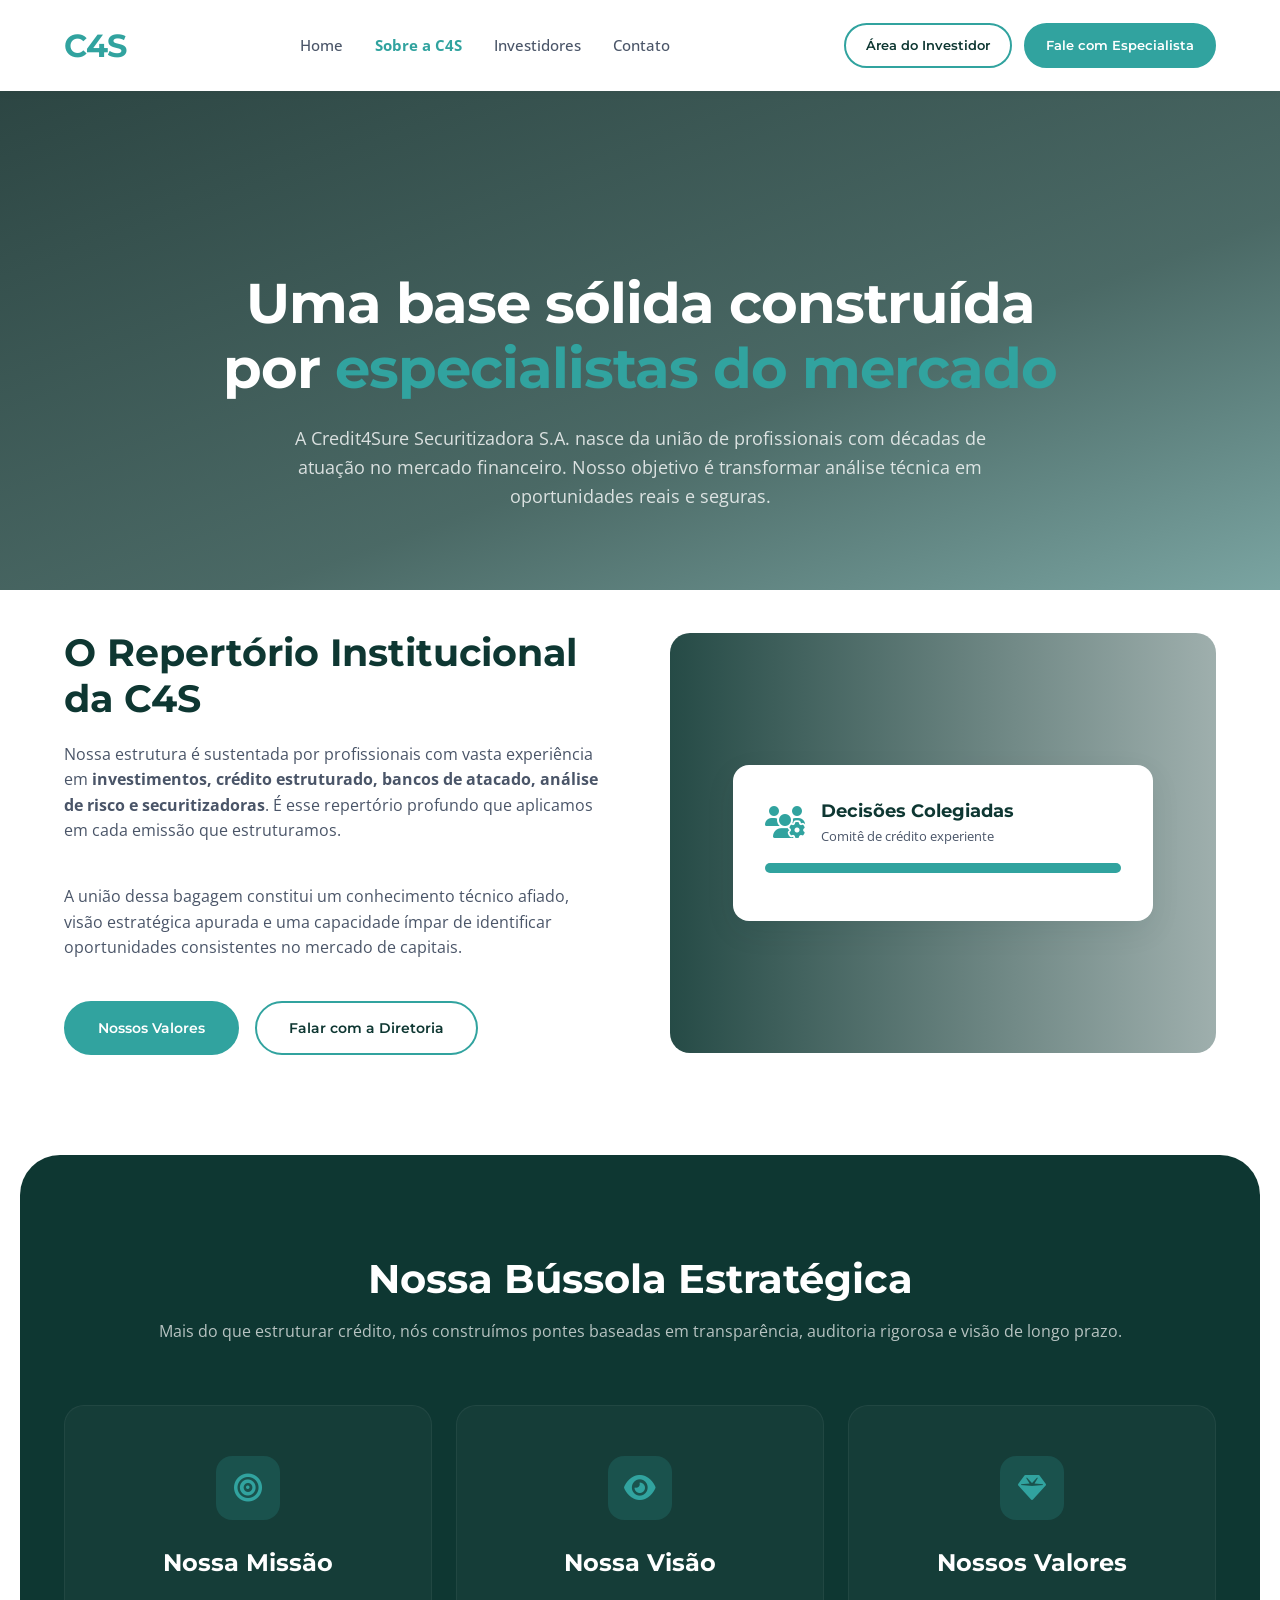
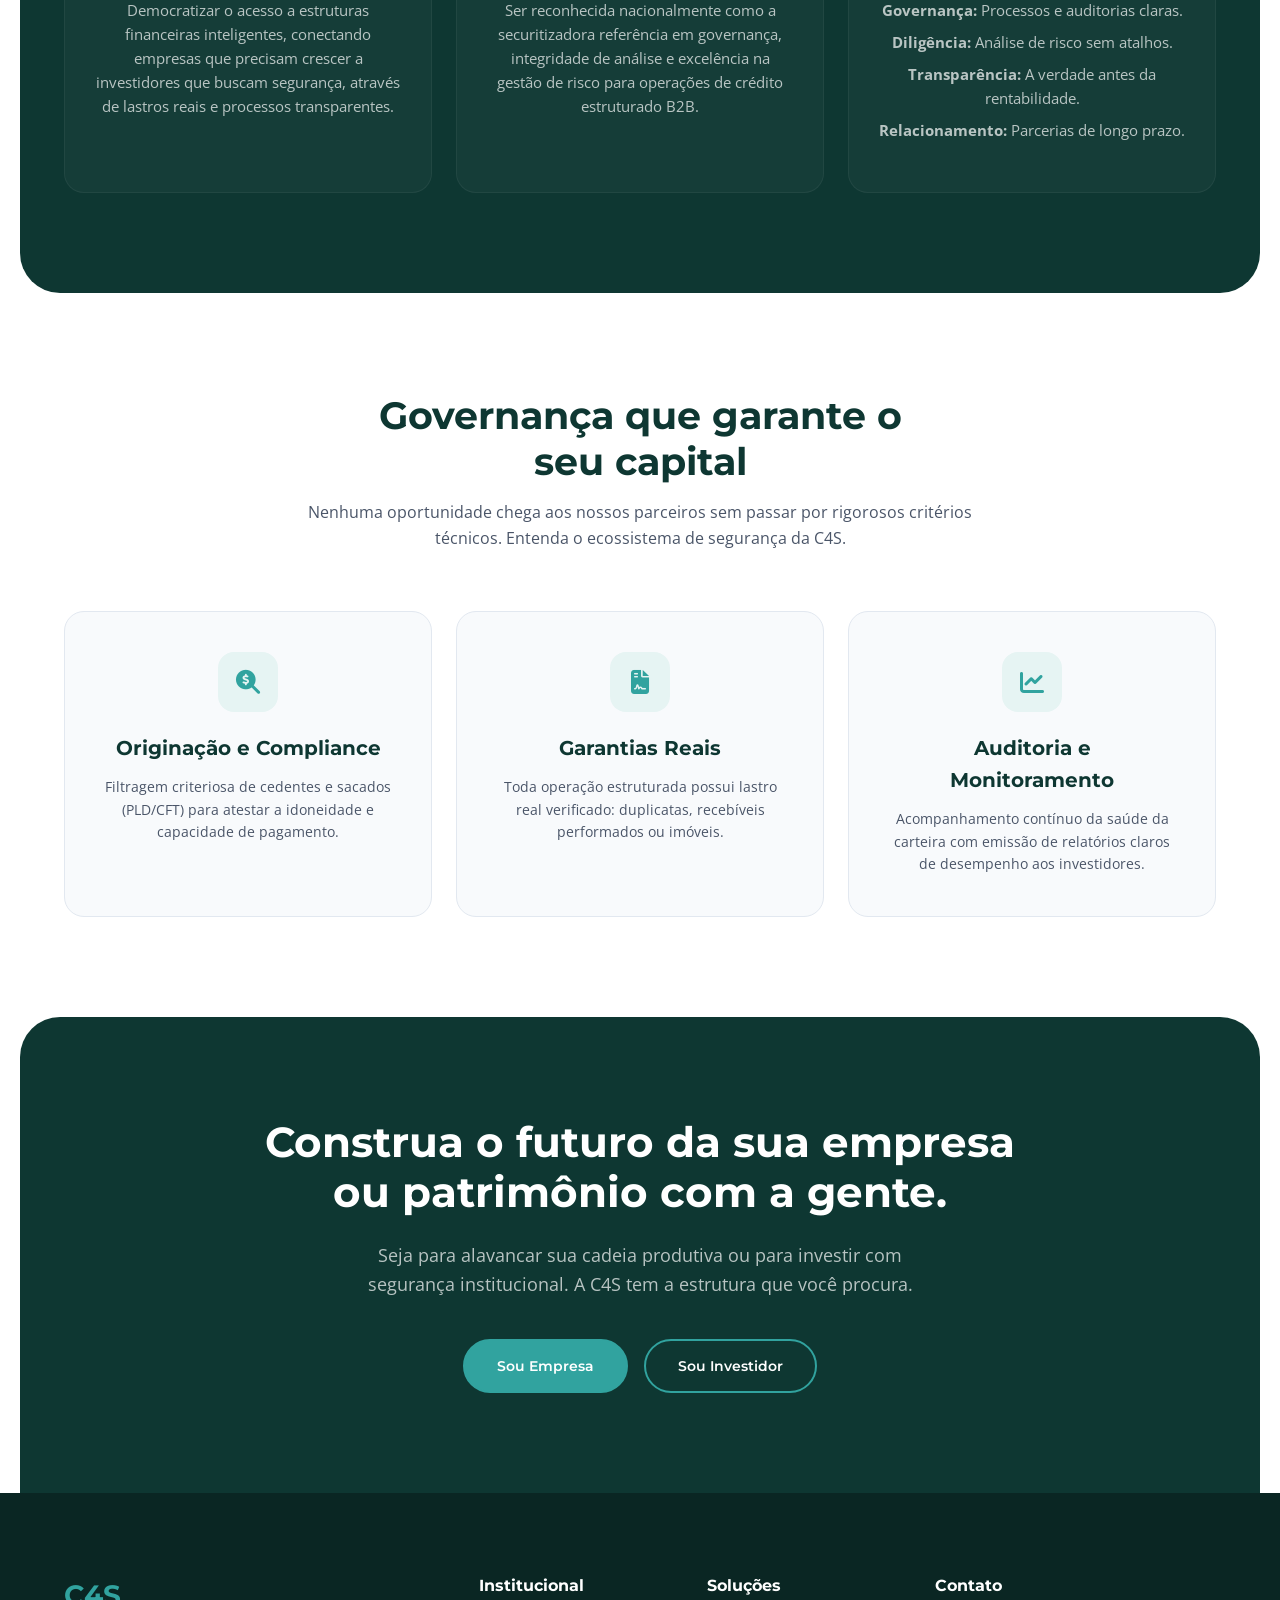
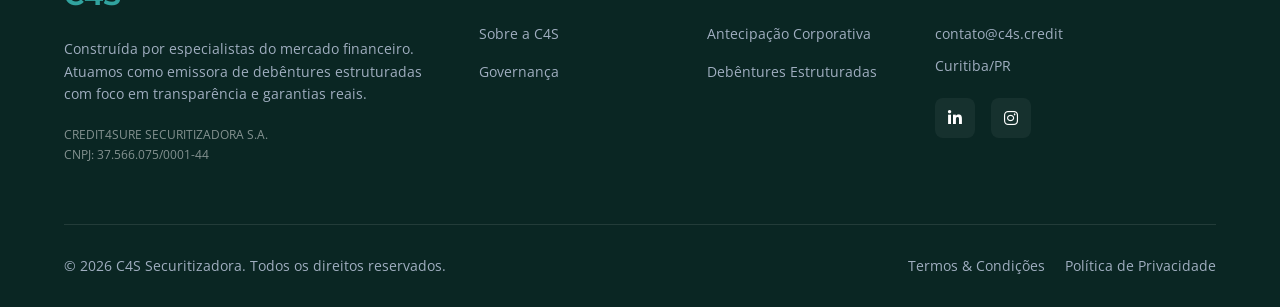
<file: 01 - Site/sobre.html>
<!DOCTYPE html>
<html lang="pt-BR">
<head>
    <meta charset="UTF-8">
    <meta name="viewport" content="width=device-width, initial-scale=1.0">
    <title>Sobre a C4S | Securitizadora de Créditos</title>
    
    <link rel="icon" href="assets/img/favicon.png" type="image/png">
    
    <!-- Link para o arquivo CSS consolidado -->
    <link rel="stylesheet" href="assets/css/style.css">
    
    <link href="https://fonts.googleapis.com/css2?family=Montserrat:wght@400;500;600;700&family=Open+Sans:wght@300;400;600&display=swap" rel="stylesheet">
    <link rel="stylesheet" href="https://cdnjs.cloudflare.com/ajax/libs/font-awesome/6.4.0/css/all.min.css">    
</head>
<body>

    <!-- HEADER -->
    <header>
        <div class="container header-content">
            <div class="logo font-montserrat">C4S</div>
            <nav>
                <ul>
                    <li><a href="index.html">Home</a></li>
                    <li><a href="sobre.html" class="active">Sobre a C4S</a></li>
                    <li><a href="investidores.html">Investidores</a></li>
                    <li><a href="contato.html">Contato</a></li>
                </ul>
            </nav>
            <div class="header-desktop-actions" style="display: flex; gap: 12px; align-items: center;">
                <a href="login.html" class="btn btn-outline-dark" style="padding: 10px 20px; font-size: 13px;">Área do Investidor</a>
                <a href="contato.html" class="btn btn-teal" style="padding: 10px 20px; font-size: 13px;">Fale com Especialista</a>
            </div>
            <button class="hamburger-btn" id="hamburger-btn" aria-label="Abrir menu"><i class="fa-solid fa-bars"></i></button>
        </div>
    </header>

    <!-- MOBILE NAV -->
    <div class="mobile-nav-overlay" id="nav-overlay"></div>
    <div class="mobile-nav-drawer" id="nav-drawer">
        <button class="drawer-close" id="drawer-close" aria-label="Fechar menu"><i class="fa-solid fa-xmark"></i></button>
        <div class="drawer-logo">C4S</div>
        <ul>
            <li><a href="index.html">Home</a></li>
            <li><a href="sobre.html" class="active">Sobre a C4S</a></li>
            <li><a href="investidores.html">Investidores</a></li>
            <li><a href="contato.html">Contato</a></li>
        </ul>
        <div class="drawer-actions">
            <a href="login.html" class="btn btn-outline-dark">Área do Investidor</a>
            <a href="contato.html" class="btn btn-teal">Fale com Especialista</a>
        </div>
    </div>

    <!-- SEÇÃO 1: HERO (DNA DA EMPRESA) -->
    <section class="hero" style="padding-bottom: 40px;">
        <div class="container">
            <h1 style="max-width: 900px;">Uma base sólida construída por <span style="color: var(--c4s-teal);">especialistas do mercado</span></h1>
            <p class="subtitle" style="max-width: 750px;">A Credit4Sure Securitizadora S.A. nasce da união de profissionais com décadas de atuação no mercado financeiro. Nosso objetivo é transformar análise técnica em oportunidades reais e seguras.</p>
        </div>
    </section>

    <!-- SEÇÃO 2: A NOSSA HISTÓRIA E EXPERIÊNCIA (Layout Dividido) -->
    <section class="benefits-section" style="padding-top: 40px;">
        <div class="container benefits-grid">
            <div class="benefits-text">
                <h2>O Repertório Institucional da C4S</h2>
                <p>Nossa estrutura é sustentada por profissionais com vasta experiência em <strong>investimentos, crédito estruturado, bancos de atacado, análise de risco e securitizadoras</strong>. É esse repertório profundo que aplicamos em cada emissão que estruturamos.</p>
                <p>A união dessa bagagem constitui um conhecimento técnico afiado, visão estratégica apurada e uma capacidade ímpar de identificar oportunidades consistentes no mercado de capitais.</p>
                
                <div style="margin-top: 30px; display: flex; gap: 16px;">
                    <a href="#valores" class="btn btn-teal">Nossos Valores</a>
                    <a href="contato.html" class="btn btn-outline-dark">Falar com a Diretoria</a>
                </div>
            </div>
            
            <div class="graphic-box" style="background: url('https://images.unsplash.com/photo-1556761175-5973dc0f32d7?auto=format&fit=crop&q=80') center/cover; position: relative;">
                <div style="position: absolute; inset: 0; background: linear-gradient(to right, rgba(14,55,50,0.9), rgba(14,55,50,0.4)); border-radius: 20px;"></div>
                
                <!-- Card Flutuante de Destaque -->
                <div class="floating-card" style="z-index: 2; width: 90%; background: var(--bg-white);">
                    <div style="display:flex; align-items:center; gap: 16px; margin-bottom:16px;">
                        <i class="fas fa-users-cog" style="color:var(--c4s-teal); font-size: 32px;"></i>
                        <div>
                            <h4 class="font-montserrat" style="color: var(--c4s-dark-teal); font-size: 18px;">Decisões Colegiadas</h4>
                            <p style="color: var(--text-gray); font-size: 13px;">Comitê de crédito experiente</p>
                        </div>
                    </div>
                    <div class="graphic-bar fill-teal" style="width: 100%;"></div>
                </div>
            </div>
        </div>
    </section>

    <!-- SEÇÃO 3: NOSSOS PILARES / MISSÃO, VISÃO E VALORES (DARK SECTION) -->
    <section id="valores" class="services-section">
        <div class="container">
            <div class="section-header">
                <h2>Nossa Bússola Estratégica</h2>
                <p>Mais do que estruturar crédito, nós construímos pontes baseadas em transparência, auditoria rigorosa e visão de longo prazo.</p>
            </div>

            <div class="services-grid">
                <!-- Missão -->
                <div class="service-card" style="text-align: center; padding: 50px 30px;">
                    <div class="icon-box"><i class="fas fa-bullseye"></i></div>
                    <h3 class="font-montserrat" style="font-size: 24px; margin-bottom: 16px;">Nossa Missão</h3>
                    <p style="font-size: 15px;">Democratizar o acesso a estruturas financeiras inteligentes, conectando empresas que precisam crescer a investidores que buscam segurança, através de lastros reais e processos transparentes.</p>
                </div>
                
                <!-- Visão -->
                <div class="service-card" style="text-align: center; padding: 50px 30px;">
                    <div class="icon-box"><i class="fas fa-eye"></i></div>
                    <h3 class="font-montserrat" style="font-size: 24px; margin-bottom: 16px;">Nossa Visão</h3>
                    <p style="font-size: 15px;">Ser reconhecida nacionalmente como a securitizadora referência em governança, integridade de análise e excelência na gestão de risco para operações de crédito estruturado B2B.</p>
                </div>
                
                <!-- Valores -->
                <div class="service-card" style="text-align: center; padding: 50px 30px;">
                    <div class="icon-box"><i class="fas fa-gem"></i></div>
                    <h3 class="font-montserrat" style="font-size: 24px; margin-bottom: 16px;">Nossos Valores</h3>
                    <ul style="list-style: none; padding: 0; color: rgba(255,255,255,0.7); font-size: 15px; display: flex; flex-direction: column; gap: 8px;">
                        <li><strong>Governança:</strong> Processos e auditorias claras.</li>
                        <li><strong>Diligência:</strong> Análise de risco sem atalhos.</li>
                        <li><strong>Transparência:</strong> A verdade antes da rentabilidade.</li>
                        <li><strong>Relacionamento:</strong> Parcerias de longo prazo.</li>
                    </ul>
                </div>
            </div>
        </div>
    </section>

    <!-- SEÇÃO 4: O PROCESSO DE COMPLIANCE (Bento Style) -->
    <section class="market-section">
        <div class="container">
            <div class="section-header" style="text-align: center; margin-bottom: 60px;">
                <h2 style="color: var(--c4s-dark-teal); font-size: 38px;">Governança que garante o seu capital</h2>
                <p style="color: var(--text-gray); max-width: 700px; margin: 0 auto;">Nenhuma oportunidade chega aos nossos parceiros sem passar por rigorosos critérios técnicos. Entenda o ecossistema de segurança da C4S.</p>
            </div>
            
            <div class="compliance-grid">
                <div style="background: var(--bg-gray); padding: 40px; border-radius: 20px; border: 1px solid #e2e8f0; text-align: center;">
                    <div style="width: 60px; height: 60px; background: var(--c4s-light-teal); color: var(--c4s-teal); font-size: 24px; border-radius: 16px; display: flex; align-items: center; justify-content: center; margin: 0 auto 20px;">
                        <i class="fas fa-search-dollar"></i>
                    </div>
                    <h4 class="font-montserrat" style="color: var(--c4s-dark-teal); font-size: 20px; margin-bottom: 12px;">Originação e Compliance</h4>
                    <p style="color: var(--text-gray); font-size: 14px;">Filtragem criteriosa de cedentes e sacados (PLD/CFT) para atestar a idoneidade e capacidade de pagamento.</p>
                </div>
                
                <div style="background: var(--bg-gray); padding: 40px; border-radius: 20px; border: 1px solid #e2e8f0; text-align: center;">
                    <div style="width: 60px; height: 60px; background: var(--c4s-light-teal); color: var(--c4s-teal); font-size: 24px; border-radius: 16px; display: flex; align-items: center; justify-content: center; margin: 0 auto 20px;">
                        <i class="fas fa-file-contract"></i>
                    </div>
                    <h4 class="font-montserrat" style="color: var(--c4s-dark-teal); font-size: 20px; margin-bottom: 12px;">Garantias Reais</h4>
                    <p style="color: var(--text-gray); font-size: 14px;">Toda operação estruturada possui lastro real verificado: duplicatas, recebíveis performados ou imóveis.</p>
                </div>

                <div style="background: var(--bg-gray); padding: 40px; border-radius: 20px; border: 1px solid #e2e8f0; text-align: center;">
                    <div style="width: 60px; height: 60px; background: var(--c4s-light-teal); color: var(--c4s-teal); font-size: 24px; border-radius: 16px; display: flex; align-items: center; justify-content: center; margin: 0 auto 20px;">
                        <i class="fas fa-chart-line"></i>
                    </div>
                    <h4 class="font-montserrat" style="color: var(--c4s-dark-teal); font-size: 20px; margin-bottom: 12px;">Auditoria e Monitoramento</h4>
                    <p style="color: var(--text-gray); font-size: 14px;">Acompanhamento contínuo da saúde da carteira com emissão de relatórios claros de desempenho aos investidores.</p>
                </div>
            </div>
        </div>
    </section>

    <!-- SEÇÃO 5: CTA FINAL -->
    <section class="cta-section">
        <div class="container">
            <h2>Construa o futuro da sua empresa ou patrimônio com a gente.</h2>
            <p>Seja para alavancar sua cadeia produtiva ou para investir com segurança institucional. A C4S tem a estrutura que você procura.</p>
            <div style="display: flex; gap: 16px; justify-content: center;">
                <a href="index.html" class="btn btn-teal">Sou Empresa</a>
                <a href="investidores.html" class="btn btn-outline-light">Sou Investidor</a>
            </div>
        </div>
    </section>

    <!-- FOOTER -->
    <footer>
        <div class="container">
            <div class="footer-grid">
                <div class="footer-col">
                    <div class="footer-logo font-montserrat">C4S</div>
                    <p style="margin-bottom: 20px;">Construída por especialistas do mercado financeiro. Atuamos como emissora de debêntures estruturadas com foco em transparência e garantias reais.</p>
                    <p style="font-size: 12px; color: rgba(255,255,255,0.5);">CREDIT4SURE SECURITIZADORA S.A.<br>CNPJ: 37.566.075/0001-44</p>
                </div>
                <div class="footer-col">
                    <h4>Institucional</h4>
                    <ul>
                        <li><a href="sobre.html">Sobre a C4S</a></li>
                        <li><a href="#">Governança</a></li>
                    </ul>
                </div>
                <div class="footer-col">
                    <h4>Soluções</h4>
                    <ul>
                        <li><a href="#empresas">Antecipação Corporativa</a></li>
                        <li><a href="investidores.html">Debêntures Estruturadas</a></li>
                    </ul>
                </div>
                <div class="footer-col">
                    <h4>Contato</h4>
                    <p>contato@c4s.credit</p>
                    <p style="margin-top:10px;">Curitiba/PR</p>
                    <div class="social-icons">
                        <a href="https://www.linkedin.com/company/credit4sure"><i class="fab fa-linkedin-in"></i></a>
                        <a href="http://wa.me/5541999150163"><i class="fab fa-instagram"></i></a>
                    </div>
                </div>
            </div>
            <div class="footer-bottom">
                <div>&copy; 2026 C4S Securitizadora. Todos os direitos reservados.</div>
                <div style="display:flex; gap:20px;">
                    <a href="privacidade.html">Termos & Condições</a>
                    <a href="privacidade.html">Política de Privacidade</a>
                </div>
            </div>
        </div>
    </footer>

    <script>
        (function() {
            var btn = document.getElementById('hamburger-btn');
            var overlay = document.getElementById('nav-overlay');
            var drawer = document.getElementById('nav-drawer');
            var closeBtn = document.getElementById('drawer-close');
            function openMenu() { overlay.classList.add('open'); drawer.classList.add('open'); document.body.style.overflow = 'hidden'; }
            function closeMenu() { overlay.classList.remove('open'); drawer.classList.remove('open'); document.body.style.overflow = ''; }
            if (btn) btn.addEventListener('click', openMenu);
            if (overlay) overlay.addEventListener('click', closeMenu);
            if (closeBtn) closeBtn.addEventListener('click', closeMenu);
        })();
    </script>
</body>
</html>
</file>
<file: 01 - Site/assets/css/style.css>
/* ==========================================================================
   C4S SECURITIZADORA - STYLE GUIDE & CORE CSS
   ========================================================================== */

/* --- PALETA DE CORES --- */
:root {
    --c4s-dark-teal: #0e3732;   /* Cor principal escura (fundo e textos de destaque) */
    --c4s-teal: #31a39f;        /* Cor da logo (detalhes, botões, ícones) */
    --c4s-teal-hover: #268783;
    --c4s-light-teal: #e6f4f3;   /* Fundo de destaque claro */
    
    --bg-white: #ffffff;
    --bg-gray: #f8fafc;
    --bg-darker: #0a2623;       /* Fundo do Footer */
    
    --text-dark: #1a202c;
    --text-gray: #4a5568;
    --text-light: #ffffff;
    --text-muted: #a0aec0;
}

/* --- RESET & ESTRUTURA BÁSICA --- */
* {
    margin: 0;
    padding: 0;
    box-sizing: border-box;
}

body {
    font-family: 'Open Sans', sans-serif;
    color: var(--text-dark);
    background-color: var(--bg-white);
    line-height: 1.6;
    -webkit-font-smoothing: antialiased;
}

h1, h2, h3, h4, .font-montserrat {
    font-family: 'Montserrat', sans-serif;
}

a {
    text-decoration: none;
}

.container {
    max-width: 1200px;
    margin: 0 auto;
    padding: 0 24px;
}

/* --- COMPONENTES: BOTÕES --- */
.btn {
    display: inline-block;
    padding: 14px 32px;
    border-radius: 30px;
    font-family: 'Montserrat', sans-serif;
    font-weight: 600;
    font-size: 14px;
    transition: all 0.3s ease;
    cursor: pointer;
    text-align: center;
}

.btn-teal {
    background-color: var(--c4s-teal);
    color: var(--text-light);
    border: 2px solid var(--c4s-teal);
}

.btn-teal:hover {
    background-color: var(--c4s-teal-hover);
    border-color: var(--c4s-teal-hover);
}

/* Botão Vazado para fundos CLAROS (ex: Hero Section, Header) */
.btn-outline-dark {
    background-color: transparent;
    color: var(--c4s-dark-teal);
    border: 2px solid var(--c4s-teal);
}

.btn-outline-dark:hover {
    background-color: var(--c4s-teal);
    color: var(--text-light);
}

/* Botão Vazado para fundos ESCUROS (ex: Seção de Perfis/Planos) */
.btn-outline-light {
    background-color: transparent;
    color: var(--text-light);
    border: 2px solid var(--c4s-teal);
}

.btn-outline-light:hover {
    background-color: var(--c4s-teal);
    color: var(--text-light);
}

.btn-light {
    background-color: var(--c4s-light-teal);
    color: var(--c4s-dark-teal);
    border: none;
}

.btn-light:hover {
    background-color: var(--c4s-teal);
    color: var(--text-light);
}

/* --- ESTRUTURA: HEADER (CABEÇALHO) --- */
header {
    padding: 20px 0;
    background-color: var(--bg-white);
    position: sticky;
    top: 0;
    z-index: 1000;
    box-shadow: 0 2px 10px rgba(0,0,0,0.03);
}

.header-content {
    display: flex;
    justify-content: space-between;
    align-items: center;
}

.logo {
    font-size: 32px;
    font-weight: 700;
    color: var(--c4s-teal);
    letter-spacing: -1px;
}

nav ul {
    list-style: none;
    display: flex;
    gap: 32px;
}

nav ul li a {
    color: var(--text-gray);
    font-weight: 500;
    font-size: 15px;
    transition: color 0.2s;
}

nav ul li a:hover,
nav ul li a.active {
    color: var(--c4s-teal);
}

nav ul li a.active {
    font-weight: 700;
}

/* --- SEÇÃO 1: HERO & TRUST INDICATOR --- */
.hero {
    text-align: center;
    padding: 180px 0 120px;
    background: linear-gradient(160deg, rgba(10,38,35,0.88) 0%, rgba(14,55,50,0.75) 50%, rgba(49,163,159,0.45) 100%),
                url('https://images.unsplash.com/photo-1486406146926-c627a92ad1ab?auto=format&fit=crop&q=80') center/cover no-repeat;
    background-attachment: fixed;
    position: relative;
}

.hero h1 {
    font-size: 56px;
    font-weight: 700;
    color: var(--text-light);
    max-width: 850px;
    margin: 0 auto 24px;
    line-height: 1.15;
    letter-spacing: -1px;
}

.hero h1 span {
    color: var(--c4s-teal) !important;
}

.hero p.subtitle {
    font-size: 18px;
    color: rgba(255,255,255,0.8);
    max-width: 650px;
    margin: 0 auto 40px;
}

.hero-buttons {
    display: flex;
    justify-content: center;
    gap: 16px;
    margin-bottom: 50px;
}

.hero-buttons .btn-outline-dark {
    color: var(--text-light);
    border-color: rgba(255,255,255,0.5);
}

.hero-buttons .btn-outline-dark:hover {
    background-color: rgba(255,255,255,0.15);
    border-color: var(--text-light);
    color: var(--text-light);
}

.trust-indicator {
    display: flex;
    justify-content: center;
    align-items: center;
    gap: 8px;
    font-size: 14px;
    color: rgba(255,255,255,0.7);
    margin-bottom: 80px;
}

.trust-indicator span {
    color: rgba(255,255,255,0.7) !important;
}

.trust-indicator span[style*="color: var(--c4s-dark-teal)"] {
    color: var(--c4s-teal) !important;
}

.stars {
    color: var(--c4s-teal);
    letter-spacing: 2px;
}

/* --- GRID DE DESIGN: BENTO GRID --- */
.bento-grid {
    display: grid;
    grid-template-columns: repeat(4, 1fr);
    gap: 24px;
    margin-bottom: 60px;
    text-align: left;
}

.bento-item {
    border-radius: 20px;
    padding: 32px;
    display: flex;
    flex-direction: column;
    align-items: center;
    justify-content: flex-start;
    text-align: center;
    background-color: rgba(14, 55, 50, 0.9);
    backdrop-filter: blur(10px);
    -webkit-backdrop-filter: blur(10px);
    color: var(--text-light);
    position: relative;
    box-shadow: 0 10px 30px rgba(0,0,0,0.15);
    transition: transform 0.3s ease;
    border: 1px solid rgba(255, 255, 255, 0.08);
}

.bento-item:hover {
    transform: translateY(-5px);
    border-color: var(--c4s-teal);
}

.bento-item .icon-box {
    background: rgba(49, 163, 159, 0.2);
    width: 64px;
    height: 64px;
    border-radius: 16px;
    display: flex;
    align-items: center;
    justify-content: center;
    margin: 0 auto 20px;
    color: var(--c4s-teal);
    font-size: 28px;
}

.bento-item h3 {
    font-size: 20px;
    color: var(--text-light);
    margin-bottom: 12px;
    line-height: 1.4;
}

.bento-item p {
    font-size: 14px;
    color: rgba(255,255,255,0.7);
    line-height: 1.6;
}


/* --- SEÇÃO ORLANDO LUZ --- */
.athlete-section {
    padding: 80px 0;
    background-color: var(--bg-white);
}

.athlete-grid {
    display: grid;
    grid-template-columns: 1fr 1fr;
    gap: 60px;
    align-items: center;
}

.athlete-image {
    width: 100%;
    max-width: 500px;
    height: 600px;
    object-fit: cover;
    border-radius: 40px;
    box-shadow: 0 20px 40px rgba(14,55,50,0.15);
}

.athlete-text h2 {
    font-size: 38px;
    color: var(--c4s-dark-teal);
    margin-bottom: 30px;
    line-height: 1.2;
}

.athlete-text p {
    color: var(--text-gray);
    margin-bottom: 24px;
    font-size: 16px;
    line-height: 1.8;
}

/* --- SEÇÃO 2: SERVIÇOS / PILARES (GRID BLOCKS) --- */
.services-section {
    background-color: var(--c4s-dark-teal);
    color: var(--text-light);
    padding: 100px 0;
    border-radius: 40px;
    margin: 0 20px;
}

.section-header {
    text-align: center;
    margin-bottom: 60px;
}

.section-header h2 {
    font-size: 40px;
    margin-bottom: 16px;
    max-width: 600px;
    margin: 0 auto 16px;
    line-height: 1.2;
}

.section-header p {
    color: rgba(255,255,255,0.7);
    font-size: 16px;
}

.services-grid {
    display: grid;
    grid-template-columns: repeat(3, 1fr);
    gap: 24px;
    align-items: stretch;
}

.service-card {
    background-color: rgba(255, 255, 255, 0.03);
    border: 1px solid rgba(255, 255, 255, 0.05);
    padding: 40px 32px;
    border-radius: 20px;
    position: relative;
    transition: all 0.3s ease;
    display: flex;
    flex-direction: column;
    align-items: center;
    justify-content: flex-start;
    text-align: center;
    height: 100%;
}

.service-card:hover {
    background-color: rgba(255, 255, 255, 0.06);
    border-color: var(--c4s-teal);
    transform: translateY(-5px);
}

.service-card .icon-box {
    background: rgba(49, 163, 159, 0.2);
    width: 64px;
    height: 64px;
    border-radius: 16px;
    display: flex;
    align-items: center;
    justify-content: center;
    margin: 0 auto 24px;
    color: var(--c4s-teal);
    font-size: 28px;
}

.service-card h3 {
    font-size: 20px;
    margin-bottom: 12px;
    color: var(--text-light);
}

.service-card p {
    font-size: 14px;
    color: rgba(255,255,255,0.7);
    line-height: 1.6;
}

.arrow-up {
    position: absolute;
    top: 32px;
    right: 32px;
    color: rgba(255,255,255,0.3);
    font-size: 14px;
    transition: color 0.3s;
}

.service-card:hover .arrow-up {
    color: var(--c4s-teal);
}

/* --- SEÇÃO 3: LISTA DE BENEFÍCIOS COM INFOGRÁFICO --- */
.benefits-section {
    padding: 100px 0;
    background-color: var(--bg-white);
}

.benefits-grid {
    display: grid;
    grid-template-columns: 1fr 1fr;
    gap: 60px;
    align-items: center;
}

.graphic-box {
    background-color: var(--bg-gray);
    border-radius: 20px;
    padding: 40px;
    position: relative;
    height: 420px;
    display: flex;
    align-items: center;
    justify-content: center;
}

.floating-card {
    background: #fff;
    padding: 32px;
    border-radius: 16px;
    box-shadow: 0 10px 30px rgba(14, 55, 50, 0.08);
    width: 85%;
    position: relative;
    z-index: 2;
}

.floating-card-small {
    background: #fff;
    padding: 20px;
    border-radius: 12px;
    box-shadow: 0 10px 30px rgba(14, 55, 50, 0.1);
    position: absolute;
    bottom: -20px;
    right: -20px;
    z-index: 3;
    width: 60%;
}

.graphic-bar {
    height: 10px;
    border-radius: 5px;
    margin-bottom: 16px;
    background: var(--bg-gray);
}

.graphic-bar.fill-teal {
    background: var(--c4s-teal);
    width: 75%;
}

.graphic-bar.fill-dark {
    background: var(--c4s-dark-teal);
    width: 45%;
}

.benefits-text h2 {
    font-size: 38px;
    color: var(--c4s-dark-teal);
    margin-bottom: 20px;
    line-height: 1.2;
}

.benefits-text > p {
    color: var(--text-gray);
    margin-bottom: 40px;
    font-size: 16px;
}

.benefit-item {
    display: flex;
    gap: 20px;
    margin-bottom: 30px;
}

.benefit-icon {
    color: var(--c4s-teal);
    font-size: 24px;
    margin-top: 2px;
}

.benefit-item h4 {
    color: var(--c4s-dark-teal);
    font-size: 20px;
    margin-bottom: 6px;
}

.benefit-item p {
    color: var(--text-gray);
    font-size: 15px;
}

/* --- SEÇÃO 4: PLANOS / PERFIS --- */
.profiles-section {
    background-color: var(--c4s-dark-teal);
    padding: 100px 0;
    color: var(--text-light);
    border-radius: 40px;
    margin: 0 20px;
}

.cards-grid {
    display: grid;
    grid-template-columns: 1fr 1fr;
    gap: 30px;
    max-width: 1000px;
    margin: 0 auto;
}

.profile-card {
    background-color: rgba(255, 255, 255, 0.05);
    border: 1px solid rgba(255, 255, 255, 0.1);
    border-radius: 20px;
    padding: 48px;
    transition: transform 0.3s;
    display: flex;
    flex-direction: column;
    justify-content: space-between;
}

.profile-card:hover {
    transform: translateY(-5px);
    border-color: var(--c4s-teal);
}

.profile-card h3 {
    font-size: 26px;
    margin-bottom: 16px;
    color: var(--text-light);
}

.profile-card > p {
    color: rgba(255,255,255,0.7);
    margin-bottom: 30px;
    font-size: 15px;
    min-height: 66px;
}

.price-mockup {
    font-size: 28px;
    font-weight: 700;
    color: var(--c4s-teal);
    margin-bottom: 30px;
    font-family: 'Montserrat';
    text-transform: uppercase;
    letter-spacing: 1px;
}

.feature-list {
    list-style: none;
    margin-top: 40px;
    border-top: 1px solid rgba(255,255,255,0.1);
    padding-top: 30px;
}

.feature-list li {
    margin-bottom: 16px;
    font-size: 15px;
    color: rgba(255,255,255,0.9);
    display: flex;
    align-items: flex-start;
    gap: 12px;
    text-align: left;
}

.feature-list li i {
    color: var(--c4s-teal);
    margin-top: 4px;
}

/* Estilos do Cartão Largo (Corporate/Expansão) */
.profile-card-wide {
    background: linear-gradient(135deg, rgba(49,163,159,0.1) 0%, rgba(14,55,50,0.5) 100%);
    border: 1px solid var(--c4s-teal);
    border-radius: 20px;
    padding: 50px;
    text-align: center;
    margin-top: 30px;
}

.profile-card-wide h3 {
    font-size: 26px;
    margin-bottom: 16px;
    color: var(--text-light);
}

.profile-card-wide p {
    color: rgba(255,255,255,0.7);
    margin-bottom: 30px;
    max-width: 800px;
    margin-left: auto;
    margin-right: auto;
    font-size: 16px;
}

/* --- SEÇÃO 5: MERCADO & GRÁFICO CIRCULAR --- */
.market-section {
    padding: 100px 0;
    background-color: var(--bg-white);
}

.market-grid {
    display: grid;
    grid-template-columns: 1fr 1fr;
    gap: 60px;
    align-items: center;
}

.market-text h2 {
    font-size: 38px;
    color: var(--c4s-dark-teal);
    margin-bottom: 20px;
    line-height: 1.2;
}

.market-text p {
    color: var(--text-gray);
    margin-bottom: 30px;
    font-size: 16px;
}

.market-graphic {
    background: linear-gradient(160deg, rgba(10,38,35,0.85) 0%, rgba(14,55,50,0.6) 100%),
                url('https://images.unsplash.com/photo-1556761175-5973dc0f32d7?auto=format&fit=crop&q=80') center/cover no-repeat;
    border-radius: 24px;
    padding: 60px;
    position: relative;
    height: 400px;
    display: flex;
    align-items: center;
    justify-content: center;
    overflow: hidden;
}

.circle-1, .circle-2 {
    position: absolute;
    border: 1px solid rgba(49, 163, 159, 0.35);
    border-radius: 50%;
}

.circle-1 { width: 300px; height: 300px; }
.circle-2 { width: 180px; height: 180px; }

.market-icon-box {
    width: 48px;
    height: 48px;
    background: rgba(255,255,255,0.95);
    border-radius: 12px;
    display: flex;
    align-items: center;
    justify-content: center;
    color: var(--c4s-teal);
    box-shadow: 0 4px 15px rgba(0,0,0,0.15);
    position: absolute;
}

/* --- Empresas: Botão escuro padronizado --- */
.btn-dark-outline {
    background-color: var(--c4s-dark-teal);
    color: var(--text-light);
    border: 2px solid var(--c4s-dark-teal);
}

.btn-dark-outline:hover {
    background-color: #0a2623;
    border-color: #0a2623;
}

/* --- SEÇÃO 6: CALL TO ACTION (CTA) FINAL --- */
.cta-section {
    background-color: var(--c4s-dark-teal);
    padding: 100px 0;
    text-align: center;
    color: var(--text-light);
    border-top-left-radius: 40px;
    border-top-right-radius: 40px;
    margin: 0 20px;
}

.cta-section h2 {
    font-size: 42px;
    margin-bottom: 24px;
    max-width: 800px;
    margin-left: auto;
    margin-right: auto;
    line-height: 1.2;
}

.cta-section p {
    color: rgba(255,255,255,0.7);
    margin-bottom: 40px;
    font-size: 18px;
    max-width: 600px;
    margin-left: auto;
    margin-right: auto;
}

/* --- COMPONENTES: FOOTER (RODAPÉ) --- */
footer {
    background-color: var(--bg-darker);
    color: var(--text-muted);
    padding: 80px 0 30px;
    font-size: 14px;
}

.footer-grid {
    display: grid;
    grid-template-columns: 2fr 1fr 1fr 1.5fr;
    gap: 40px;
    margin-bottom: 60px;
}

.footer-logo {
    font-size: 28px;
    font-weight: 700;
    color: var(--c4s-teal);
    margin-bottom: 20px;
    display: flex;
    align-items: center;
}

.footer-col h4 {
    color: var(--text-light);
    margin-bottom: 24px;
    font-size: 16px;
}

.footer-col ul {
    list-style: none;
}

.footer-col ul li {
    margin-bottom: 16px;
}

.footer-col ul li a {
    color: var(--text-muted);
    transition: color 0.3s;
}

.footer-col ul li a:hover {
    color: var(--c4s-teal);
}

.social-icons {
    display: flex;
    gap: 16px;
    margin-top: 20px;
}

.social-icons a {
    width: 40px;
    height: 40px;
    background: rgba(255,255,255,0.05);
    border-radius: 8px;
    display: flex;
    align-items: center;
    justify-content: center;
    color: var(--text-light);
    transition: 0.3s;
    font-size: 16px;
}

.social-icons a:hover {
    background: var(--c4s-teal);
}

.footer-bottom {
    display: flex;
    justify-content: space-between;
    align-items: center;
    padding-top: 30px;
    border-top: 1px solid rgba(255,255,255,0.1);
}

.footer-bottom a {
    color: var(--text-muted);
    transition: color 0.3s;
}

.footer-bottom a:hover {
    color: var(--c4s-teal);
}

/* --- COMPLIANCE GRID (Sobre - Governança) --- */
.compliance-grid {
    display: grid;
    grid-template-columns: repeat(3, 1fr);
    gap: 24px;
    max-width: 100%;
}

/* ==========================================================================
   MEDIA QUERIES (RESPONSIVIDADE)
   ========================================================================== */

/* ── Hamburger Button ── */
.hamburger-btn {
    display: none;
    background: none;
    border: none;
    cursor: pointer;
    padding: 8px;
    color: var(--c4s-dark-teal);
    font-size: 1.4rem;
    border-radius: 8px;
    transition: background 0.2s;
    z-index: 1100;
    position: relative;
    align-items: center;
    justify-content: center;
}
.hamburger-btn:hover {
    background: var(--c4s-light-teal);
}

/* ── Mobile Nav Overlay ── */
.mobile-nav-overlay {
    display: none;
    position: fixed;
    inset: 0;
    background: rgba(10, 38, 35, 0.55);
    z-index: 1050;
    backdrop-filter: blur(2px);
}
.mobile-nav-overlay.open {
    display: block;
}

/* ── Mobile Nav Drawer ── */
.mobile-nav-drawer {
    position: fixed;
    top: 0;
    right: -100%;
    width: 280px;
    height: 100vh;
    background: var(--bg-white);
    z-index: 1100;
    display: flex;
    flex-direction: column;
    padding: 32px 28px;
    box-shadow: -8px 0 32px rgba(0,0,0,0.12);
    transition: right 0.32s cubic-bezier(0.4, 0, 0.2, 1);
    overflow-y: auto;
}
.mobile-nav-drawer.open {
    right: 0;
}
.mobile-nav-drawer .drawer-close {
    align-self: flex-end;
    background: none;
    border: none;
    font-size: 1.4rem;
    color: var(--text-gray);
    cursor: pointer;
    margin-bottom: 24px;
    padding: 4px 8px;
    border-radius: 6px;
    transition: background 0.2s;
}
.mobile-nav-drawer .drawer-close:hover {
    background: var(--bg-gray);
}
.mobile-nav-drawer .drawer-logo {
    font-family: 'Montserrat', sans-serif;
    font-size: 1.6rem;
    font-weight: 700;
    color: var(--c4s-teal);
    margin-bottom: 32px;
}
.mobile-nav-drawer ul {
    list-style: none;
    margin-bottom: 32px;
}
.mobile-nav-drawer ul li {
    margin-bottom: 4px;
}
.mobile-nav-drawer ul li a {
    display: block;
    padding: 14px 12px;
    font-family: 'Montserrat', sans-serif;
    font-weight: 500;
    font-size: 1rem;
    color: var(--text-gray);
    border-radius: 8px;
    transition: all 0.2s;
    border-left: 3px solid transparent;
    text-decoration: none;
}
.mobile-nav-drawer ul li a:hover,
.mobile-nav-drawer ul li a.active {
    color: var(--c4s-teal);
    background: var(--c4s-light-teal);
    border-left-color: var(--c4s-teal);
}
.mobile-nav-drawer .drawer-actions {
    display: flex;
    flex-direction: column;
    gap: 12px;
    margin-top: auto;
    padding-top: 24px;
    border-top: 1px solid #e2e8f0;
}
.mobile-nav-drawer .drawer-actions a {
    display: block;
    text-align: center;
}

@media (max-width: 1024px) {
    .bento-grid {
        grid-template-columns: repeat(2, 1fr);
    }
    .item-1, .item-2, .item-3, .item-4 {
        grid-column: span 1;
    }
    .services-grid {
        grid-template-columns: repeat(2, 1fr);
    }
    .hero h1 {
        font-size: 48px;
    }
}

@media (max-width: 900px) {
    .benefits-grid,
    .market-grid,
    .athlete-grid,
    .cards-grid {
        grid-template-columns: 1fr;
    }
    .cards-grid {
        max-width: 500px;
        margin: 0 auto;
    }
    .athlete-image {
        height: 400px;
    }
    .compliance-grid {
        grid-template-columns: 1fr 1fr;
    }
    .footer-grid {
        grid-template-columns: 1fr 1fr;
    }
}

@media (max-width: 768px) {
    nav ul {
        display: none;
    }
    .header-desktop-actions {
        display: none !important;
    }
    .hamburger-btn {
        display: flex;
    }
    .compliance-grid {
        grid-template-columns: 1fr;
    }
    .bento-grid {
        grid-template-columns: 1fr 1fr;
    }
    .item-1, .item-2, .item-3, .item-4 {
        grid-column: span 1;
        min-height: 200px;
    }
    .services-grid {
        grid-template-columns: 1fr;
    }
    .hero h1 {
        font-size: 36px;
    }
    .hero p.subtitle {
        font-size: 16px;
    }
    .hero-buttons {
        flex-direction: column;
        align-items: center;
    }
    .hero-buttons .btn {
        width: 100%;
        max-width: 320px;
        text-align: center;
    }
    .services-section,
    .profiles-section,
    .cta-section {
        padding: 60px 20px;
        border-radius: 20px;
        margin: 0 10px;
    }
    .section-header h2 {
        font-size: 30px;
    }
    .footer-grid {
        grid-template-columns: 1fr;
    }
    .footer-bottom {
        flex-direction: column;
        gap: 16px;
        text-align: center;
    }
    .footer-bottom div:last-child {
        flex-direction: column;
        gap: 8px;
    }
    .market-graphic {
        height: 280px;
        padding: 40px;
    }
    .graphic-box {
        height: 300px;
    }
    .floating-card-small {
        right: -10px;
        bottom: -10px;
        width: 70%;
    }
    .profile-card {
        padding: 32px;
    }
    .profile-card-wide {
        padding: 36px 24px;
    }
    .cta-section h2 {
        font-size: 30px;
    }
}

@media (max-width: 480px) {
    .hero h1 {
        font-size: 28px;
        letter-spacing: -0.5px;
    }
    .hero {
        padding: 120px 0 60px;
    }
    .bento-grid {
        grid-template-columns: 1fr;
    }
    .item-1, .item-2, .item-3, .item-4 {
        grid-column: span 1;
        min-height: 180px;
    }
    .container {
        padding: 0 16px;
    }
    .benefits-text h2,
    .market-text h2 {
        font-size: 26px;
    }
    .cards-grid {
        max-width: 100%;
    }
    .section-header h2 {
        font-size: 26px;
        white-space: normal !important;
    }
}
</file>
